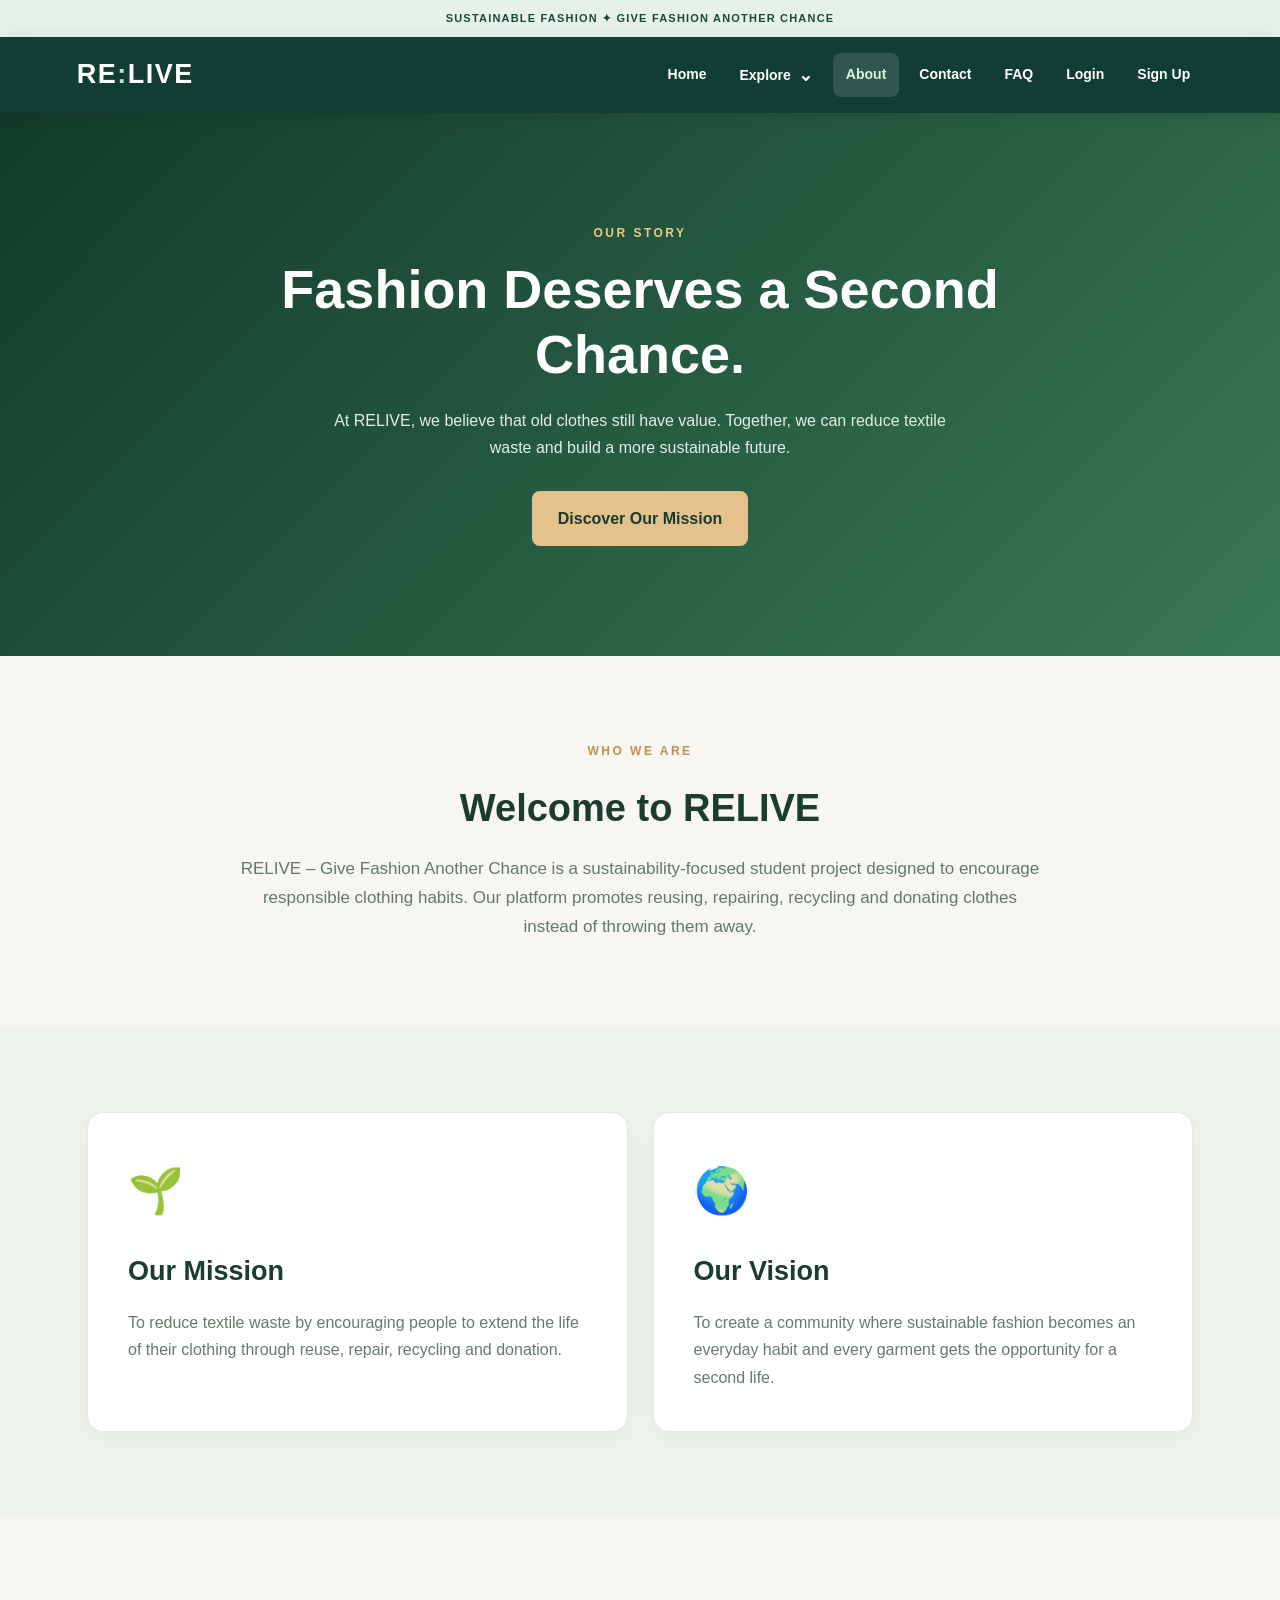
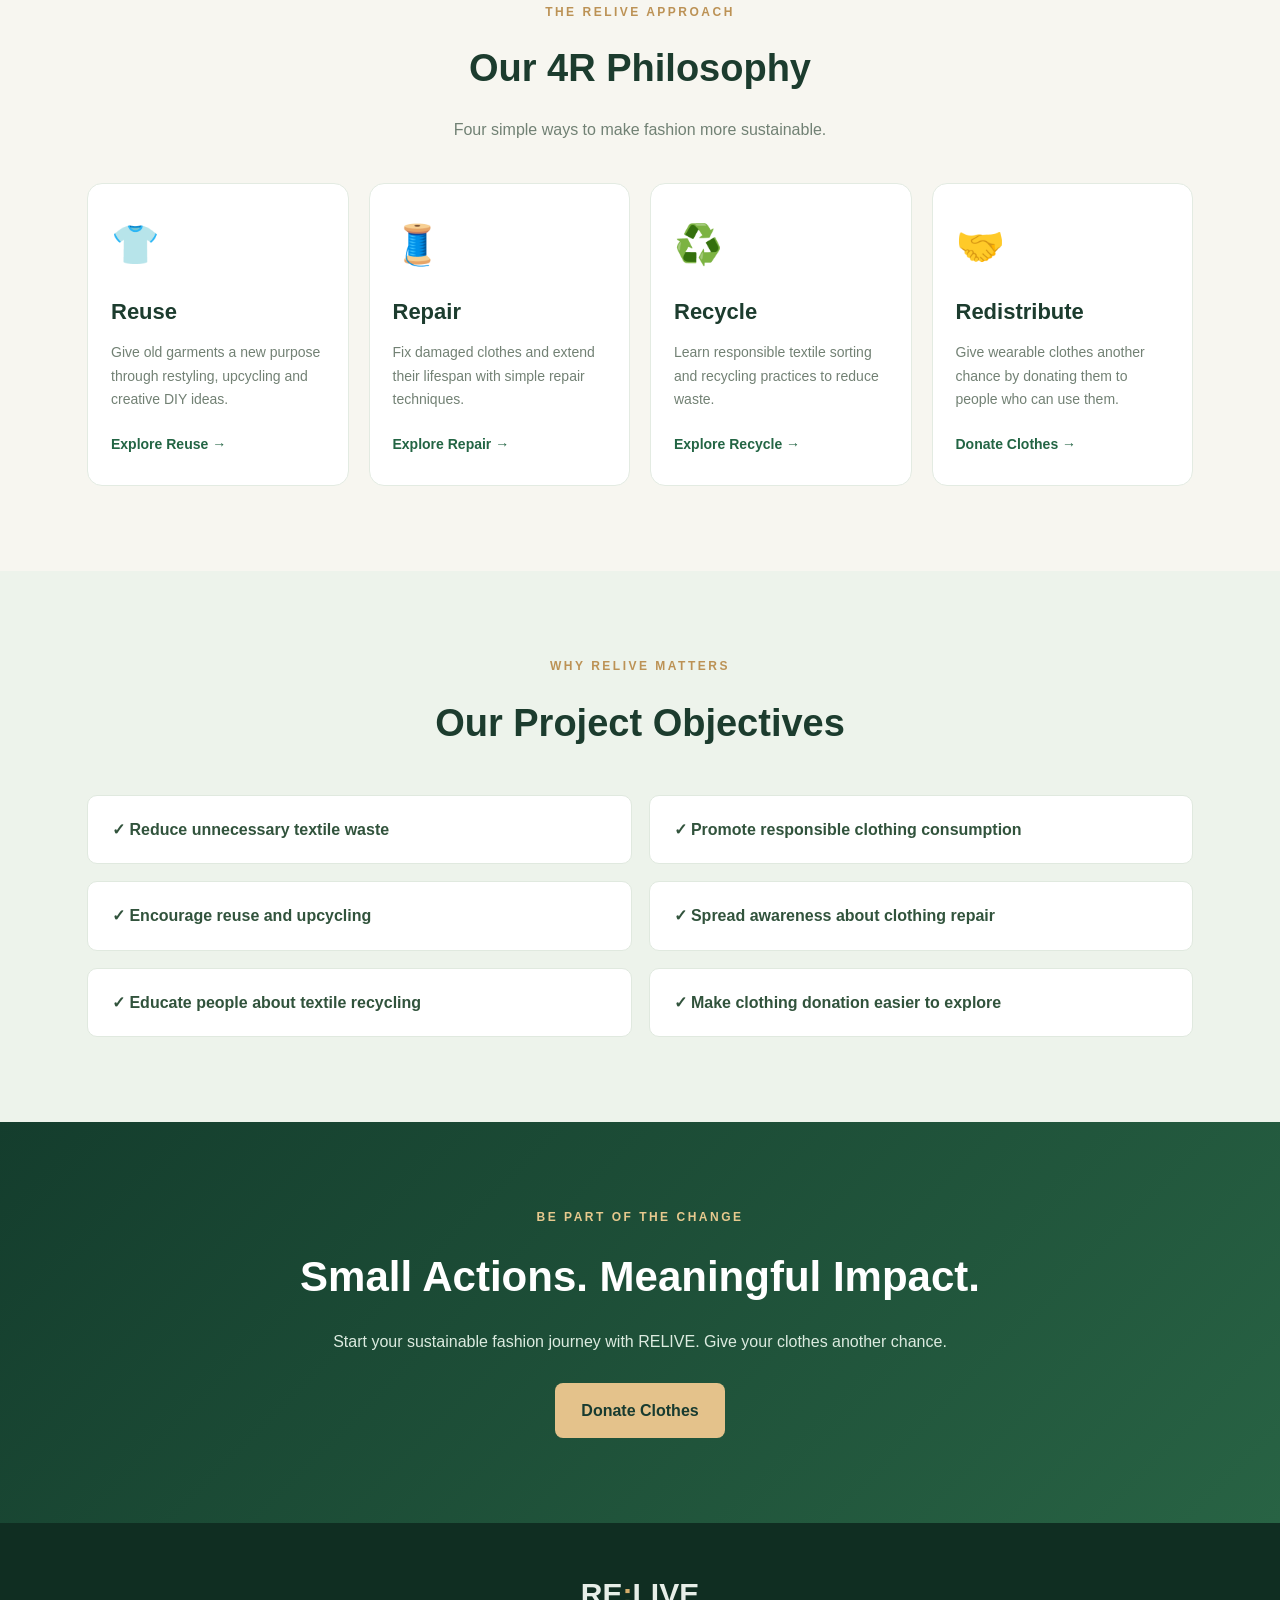
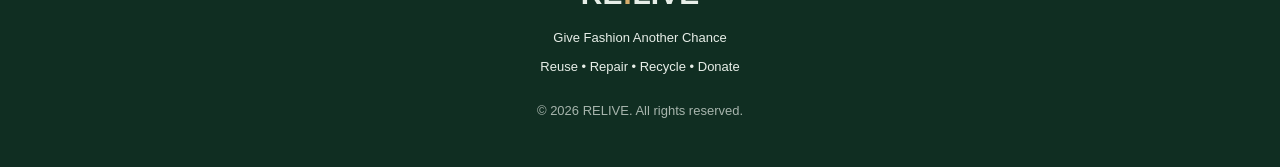
<file: about.html>
<!DOCTYPE html>
<html lang="en">

<head>
  <meta charset="UTF-8">
  <meta name="viewport" content="width=device-width, initial-scale=1.0">

  <title>About Us | RELIVE</title>

  <!-- About Page CSS -->
  <link rel="stylesheet" href="about.css">

  <!-- Common Navbar CSS -->
  <link rel="stylesheet" href="navbar.css">

  <!-- About Page JavaScript -->
  <script src="about.js" defer></script>

  <!-- Common Navbar JavaScript -->
  <script src="navbar.js" defer></script>

  
<link rel="stylesheet" href="about.css">
<link rel="stylesheet" href="navbar.css">
<link rel="stylesheet" href="animations.css">

<script src="about.js" defer></script>
<script src="navbar.js" defer></script>
<script src="animations.js" defer></script>


</head>

<body data-page="about">

  <!-- Common RE:LIVE Navbar -->
  <div id="reliveNavbar"></div>

  <!-- Hero Section -->
  <section class="hero">

    <p class="eyebrow">OUR STORY</p>

    <h1>Fashion Deserves a Second Chance.</h1>

    <p>
      At RELIVE, we believe that old clothes still have value.
      Together, we can reduce textile waste and build a
      more sustainable future.
    </p>

    <a href="#mission" class="btn btn-gold">
      Discover Our Mission
    </a>

  </section>

  <main>

    <!-- Introduction -->
    <section class="intro section">

      <div class="container">

        <p class="eyebrow">WHO WE ARE</p>

        <h2>Welcome to RELIVE</h2>

        <p class="intro-text">
          RELIVE – Give Fashion Another Chance is a
          sustainability-focused student project designed
          to encourage responsible clothing habits.
          Our platform promotes reusing, repairing,
          recycling and donating clothes instead of
          throwing them away.
        </p>

      </div>

    </section>

    <!-- Mission and Vision -->
    <section
      id="mission"
      class="section mission-section"
    >

      <div class="container two-column">

        <article class="info-card">

          <div class="card-icon">🌱</div>

          <h2>Our Mission</h2>

          <p>
            To reduce textile waste by encouraging people
            to extend the life of their clothing through
            reuse, repair, recycling and donation.
          </p>

        </article>

        <article class="info-card">

          <div class="card-icon">🌍</div>

          <h2>Our Vision</h2>

          <p>
            To create a community where sustainable fashion
            becomes an everyday habit and every garment
            gets the opportunity for a second life.
          </p>

        </article>

      </div>

    </section>

    <!-- 4R Philosophy -->
    <section class="section four-r-section">

      <div class="container">

        <div class="section-heading">

          <p class="eyebrow">
            THE RELIVE APPROACH
          </p>

          <h2>Our 4R Philosophy</h2>

          <p>
            Four simple ways to make fashion more sustainable.
          </p>

        </div>

        <div class="four-r-grid">

          <!-- Reuse -->
          <article class="r-card">

            <div class="r-icon">👕</div>

            <h3>Reuse</h3>

            <p>
              Give old garments a new purpose through
              restyling, upcycling and creative DIY ideas.
            </p>

            <a href="reuse.html">
              Explore Reuse →
            </a>

          </article>

          <!-- Repair -->
          <article class="r-card">

            <div class="r-icon">🧵</div>

            <h3>Repair</h3>

            <p>
              Fix damaged clothes and extend their
              lifespan with simple repair techniques.
            </p>

            <a href="repair.html">
              Explore Repair →
            </a>

          </article>

          <!-- Recycle -->
          <article class="r-card">

            <div class="r-icon">♻️</div>

            <h3>Recycle</h3>

            <p>
              Learn responsible textile sorting and
              recycling practices to reduce waste.
            </p>

            <a href="recycle.html">
              Explore Recycle →
            </a>

          </article>

          <!-- Redistribute -->
          <article class="r-card">

            <div class="r-icon">🤝</div>

            <h3>Redistribute</h3>

            <p>
              Give wearable clothes another chance
              by donating them to people who can use them.
            </p>

            <a href="donate.html">
              Donate Clothes →
            </a>

          </article>

        </div>

      </div>

    </section>

    <!-- Project Objectives -->
    <section class="section objectives-section">

      <div class="container">

        <div class="section-heading">

          <p class="eyebrow">
            WHY RELIVE MATTERS
          </p>

          <h2>Our Project Objectives</h2>

        </div>

        <div class="objectives-grid">

          <div class="objective">
            ✓ Reduce unnecessary textile waste
          </div>

          <div class="objective">
            ✓ Promote responsible clothing consumption
          </div>

          <div class="objective">
            ✓ Encourage reuse and upcycling
          </div>

          <div class="objective">
            ✓ Spread awareness about clothing repair
          </div>

          <div class="objective">
            ✓ Educate people about textile recycling
          </div>

          <div class="objective">
            ✓ Make clothing donation easier to explore
          </div>

        </div>

      </div>

    </section>

    <!-- Call to Action -->
    <section class="cta-section">

      <div class="container">

        <p class="eyebrow">
          BE PART OF THE CHANGE
        </p>

        <h2>Small Actions. Meaningful Impact.</h2>

        <p>
          Start your sustainable fashion journey with RELIVE.
          Give your clothes another chance.
        </p>

        <a href="donate.html" class="btn btn-gold">
          Donate Clothes
        </a>

      </div>

    </section>

  </main>

  <!-- Footer -->
  <footer>

    <h2>RE<span>:</span>LIVE</h2>

    <p>Give Fashion Another Chance</p>

    <p>Reuse • Repair • Recycle • Donate</p>

    <p class="copyright">
      © 2026 RELIVE. All rights reserved.
    </p>

  </footer>

</body>

</html>
</file>
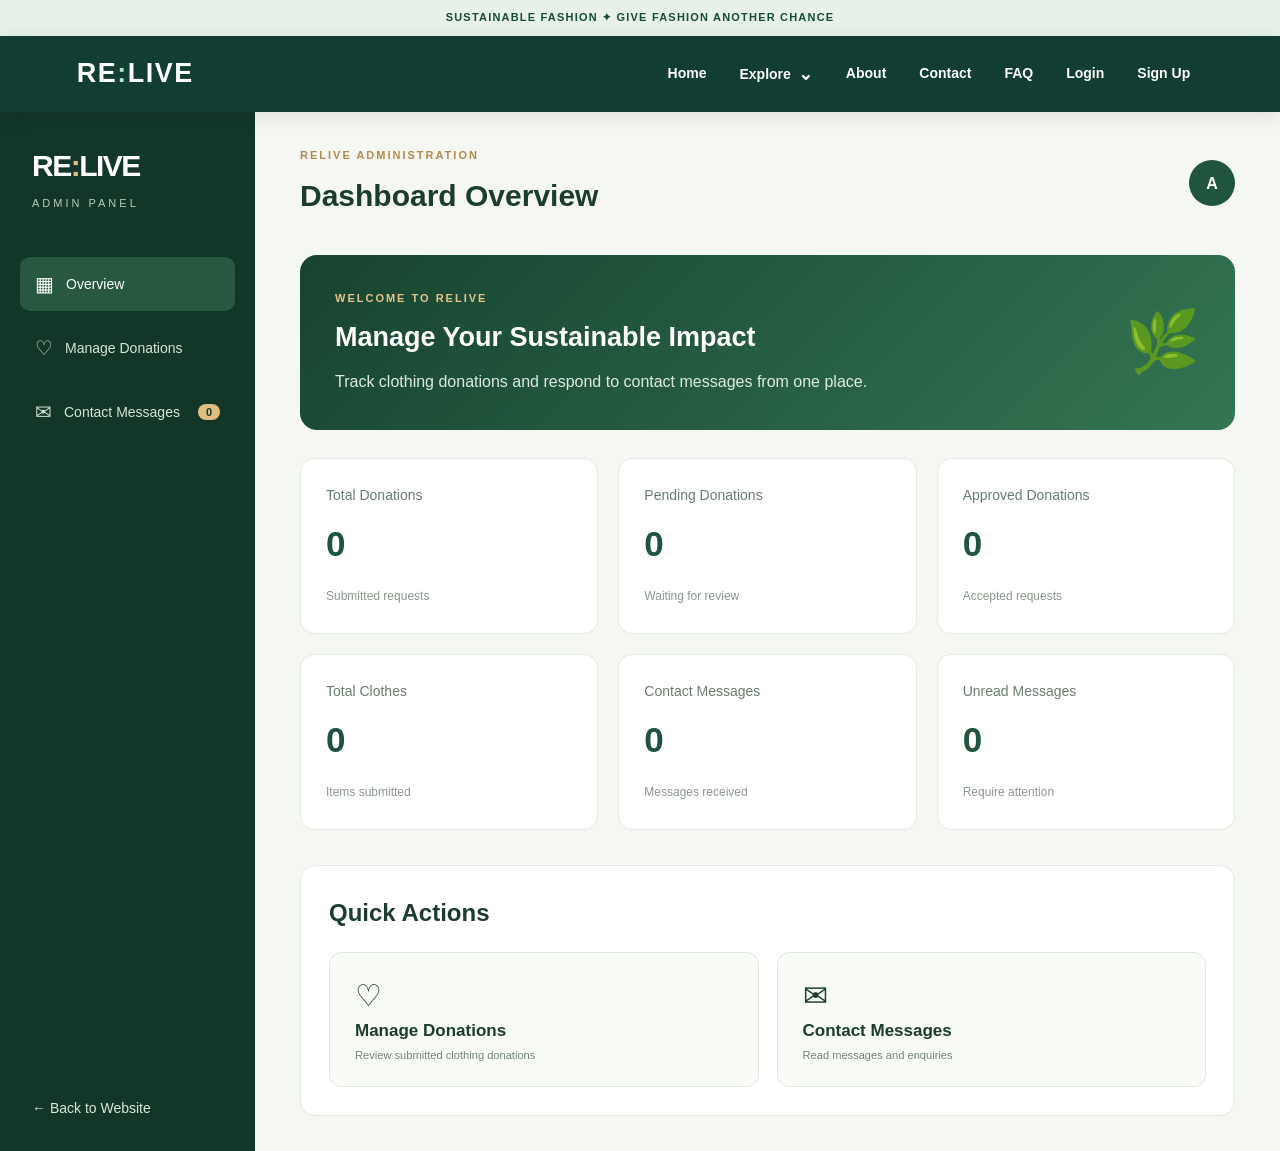
<file: admin.html>
<!DOCTYPE html>
<html lang="en">

<head>
  <meta charset="UTF-8">
  <meta name="viewport"
        content="width=device-width, initial-scale=1.0">

  <title>Admin Dashboard | RELIVE</title>

  <!-- Admin Dashboard CSS -->
  <link rel="stylesheet" href="admin.css">

  <!-- Common Navbar CSS -->
  <link rel="stylesheet" href="navbar.css">

  <!-- Admin Dashboard JavaScript -->
  <script src="admin.js" defer></script>

  <!-- Common Navbar JavaScript -->
  <script src="navbar.js" defer></script>

  
<link rel="stylesheet" href="admin.css">
<link rel="stylesheet" href="navbar.css">
<link rel="stylesheet" href="animations.css">

<script src="admin.js" defer></script>
<script src="navbar.js" defer></script>
<script src="animations.js" defer></script>


</head>

<body data-page="admin">

  <!-- Common RE:LIVE Navbar -->
  <div id="reliveNavbar"></div>

  <!-- Admin Dashboard Layout -->
  <div class="admin-layout">

    <!-- Sidebar -->
    <aside class="sidebar">

      <a href="index.html" class="logo">
        RE<span>:</span>LIVE
      </a>

      <p class="sidebar-subtitle">
        ADMIN PANEL
      </p>

      <nav class="sidebar-nav">

        <button
          type="button"
          class="nav-btn active"
          data-section="overview"
        >
          <span>▦</span>
          Overview
        </button>

        <button
          type="button"
          class="nav-btn"
          data-section="donations"
        >
          <span>♡</span>
          Manage Donations
        </button>

        <button
          type="button"
          class="nav-btn"
          data-section="messages"
        >
          <span>✉</span>
          Contact Messages

          <span
            id="sidebarUnread"
            class="unread-badge"
          >
            0
          </span>
        </button>

      </nav>

      <div class="sidebar-bottom">
        <a href="index.html">
          ← Back to Website
        </a>
      </div>

    </aside>

    <!-- Main Admin Content -->
    <main class="main-content">

      <!-- Admin Topbar -->
      <header class="topbar">

        <div>
          <p class="eyebrow">
            RELIVE ADMINISTRATION
          </p>

          <h1 id="pageTitle">
            Dashboard Overview
          </h1>
        </div>

        <div class="admin-avatar">A</div>

      </header>

      <!-- Overview Section -->
      <section
        id="overviewSection"
        class="page-section"
      >

        <div class="welcome-card">

          <div>
            <p class="eyebrow">
              WELCOME TO RELIVE
            </p>

            <h2>
              Manage Your Sustainable Impact
            </h2>

            <p>
              Track clothing donations and respond to
              contact messages from one place.
            </p>
          </div>

          <div class="welcome-icon">🌿</div>

        </div>

        <!-- Statistics -->
        <div class="stats-grid">

          <article class="stat-card">
            <p>Total Donations</p>
            <h2 id="totalDonations">0</h2>
            <span>Submitted requests</span>
          </article>

          <article class="stat-card">
            <p>Pending Donations</p>
            <h2 id="pendingDonations">0</h2>
            <span>Waiting for review</span>
          </article>

          <article class="stat-card">
            <p>Approved Donations</p>
            <h2 id="approvedDonations">0</h2>
            <span>Accepted requests</span>
          </article>

          <article class="stat-card">
            <p>Total Clothes</p>
            <h2 id="totalClothes">0</h2>
            <span>Items submitted</span>
          </article>

          <article class="stat-card">
            <p>Contact Messages</p>
            <h2 id="totalMessages">0</h2>
            <span>Messages received</span>
          </article>

          <article class="stat-card">
            <p>Unread Messages</p>
            <h2 id="unreadMessages">0</h2>
            <span>Require attention</span>
          </article>

        </div>

        <!-- Quick Actions -->
        <div class="quick-actions">

          <h2>Quick Actions</h2>

          <div class="quick-action-grid">

            <button
              id="openDonationsBtn"
              class="action-card"
              type="button"
            >
              <span>♡</span>
              <strong>Manage Donations</strong>
              <small>
                Review submitted clothing donations
              </small>
            </button>

            <button
              id="openMessagesBtn"
              class="action-card"
              type="button"
            >
              <span>✉</span>
              <strong>Contact Messages</strong>
              <small>
                Read messages and enquiries
              </small>
            </button>

          </div>

        </div>

      </section>

      <!-- Donations Section -->
      <section
        id="donationsSection"
        class="page-section"
        hidden
      >

        <div class="section-header">

          <div>
            <h2>Donation Management</h2>
            <p>
              Review and manage submitted donation requests.
            </p>
          </div>

          <button
            id="refreshDonationsBtn"
            class="refresh-btn"
            type="button"
          >
            Refresh
          </button>

        </div>

        <!-- Donation Filters -->
        <div class="filter-bar">

          <input
            type="search"
            id="donationSearch"
            placeholder="Search name, email, ID or clothing type"
            aria-label="Search donations"
          >

          <select
            id="donationStatusFilter"
            aria-label="Filter donations by status"
          >
            <option value="All">All Statuses</option>
            <option value="Pending">Pending</option>
            <option value="Approved">Approved</option>
            <option value="Rejected">Rejected</option>
          </select>

        </div>

        <!-- Donations Table -->
        <div class="table-wrapper">

          <table>

            <thead>
              <tr>
                <th>Donation ID</th>
                <th>Donor</th>
                <th>Clothing</th>
                <th>Quantity</th>
                <th>Date</th>
                <th>Status</th>
                <th>Actions</th>
              </tr>
            </thead>

            <tbody id="donationsTableBody"></tbody>

          </table>

        </div>

        <p
          id="donationsEmpty"
          class="empty-text"
          hidden
        >
          No donations found.
        </p>

      </section>

      <!-- Contact Messages Section -->
      <section
        id="messagesSection"
        class="page-section"
        hidden
      >

        <div class="section-header">

          <div>
            <h2>Contact Messages</h2>
            <p>
              Read and manage enquiries sent through RELIVE.
            </p>
          </div>

          <button
            id="refreshMessagesBtn"
            class="refresh-btn"
            type="button"
          >
            Refresh
          </button>

        </div>

        <!-- Message Statistics -->
        <div class="message-stats">

          <div>
            <span>Total Messages</span>
            <strong id="messagesTotalCount">0</strong>
          </div>

          <div>
            <span>New Messages</span>
            <strong id="messagesNewCount">0</strong>
          </div>

          <div>
            <span>Read Messages</span>
            <strong id="messagesReadCount">0</strong>
          </div>

        </div>

        <!-- Message Filters -->
        <div class="filter-bar">

          <input
            type="search"
            id="messageSearch"
            placeholder="Search sender, email, subject or message"
            aria-label="Search contact messages"
          >

          <select
            id="messageStatusFilter"
            aria-label="Filter messages by status"
          >
            <option value="All">All Messages</option>
            <option value="New">New</option>
            <option value="Read">Read</option>
          </select>

        </div>

        <!-- Messages List -->
        <div
          id="messagesList"
          class="messages-list"
        ></div>

        <!-- Empty State -->
        <div
          id="messagesEmpty"
          class="empty-state"
          hidden
        >
          <div class="empty-icon">✉</div>

          <h3>No Messages Found</h3>

          <p>
            Messages submitted through the Contact Us page
            will appear here.
          </p>
        </div>

      </section>

    </main>

  </div>

  <!-- Message Details Modal -->
  <div
    id="messageModal"
    class="modal"
    hidden
  >

    <div
      class="modal-content"
      role="dialog"
      aria-modal="true"
      aria-labelledby="modalSubject"
    >

      <button
        id="closeMessageModal"
        class="modal-close"
        type="button"
        aria-label="Close message"
      >
        ×
      </button>

      <p class="eyebrow">
        CONTACT ENQUIRY
      </p>

      <h2 id="modalSubject">
        Message Details
      </h2>

      <div id="modalMessageDetails"></div>

    </div>

  </div>

</body>

</html>
</file>
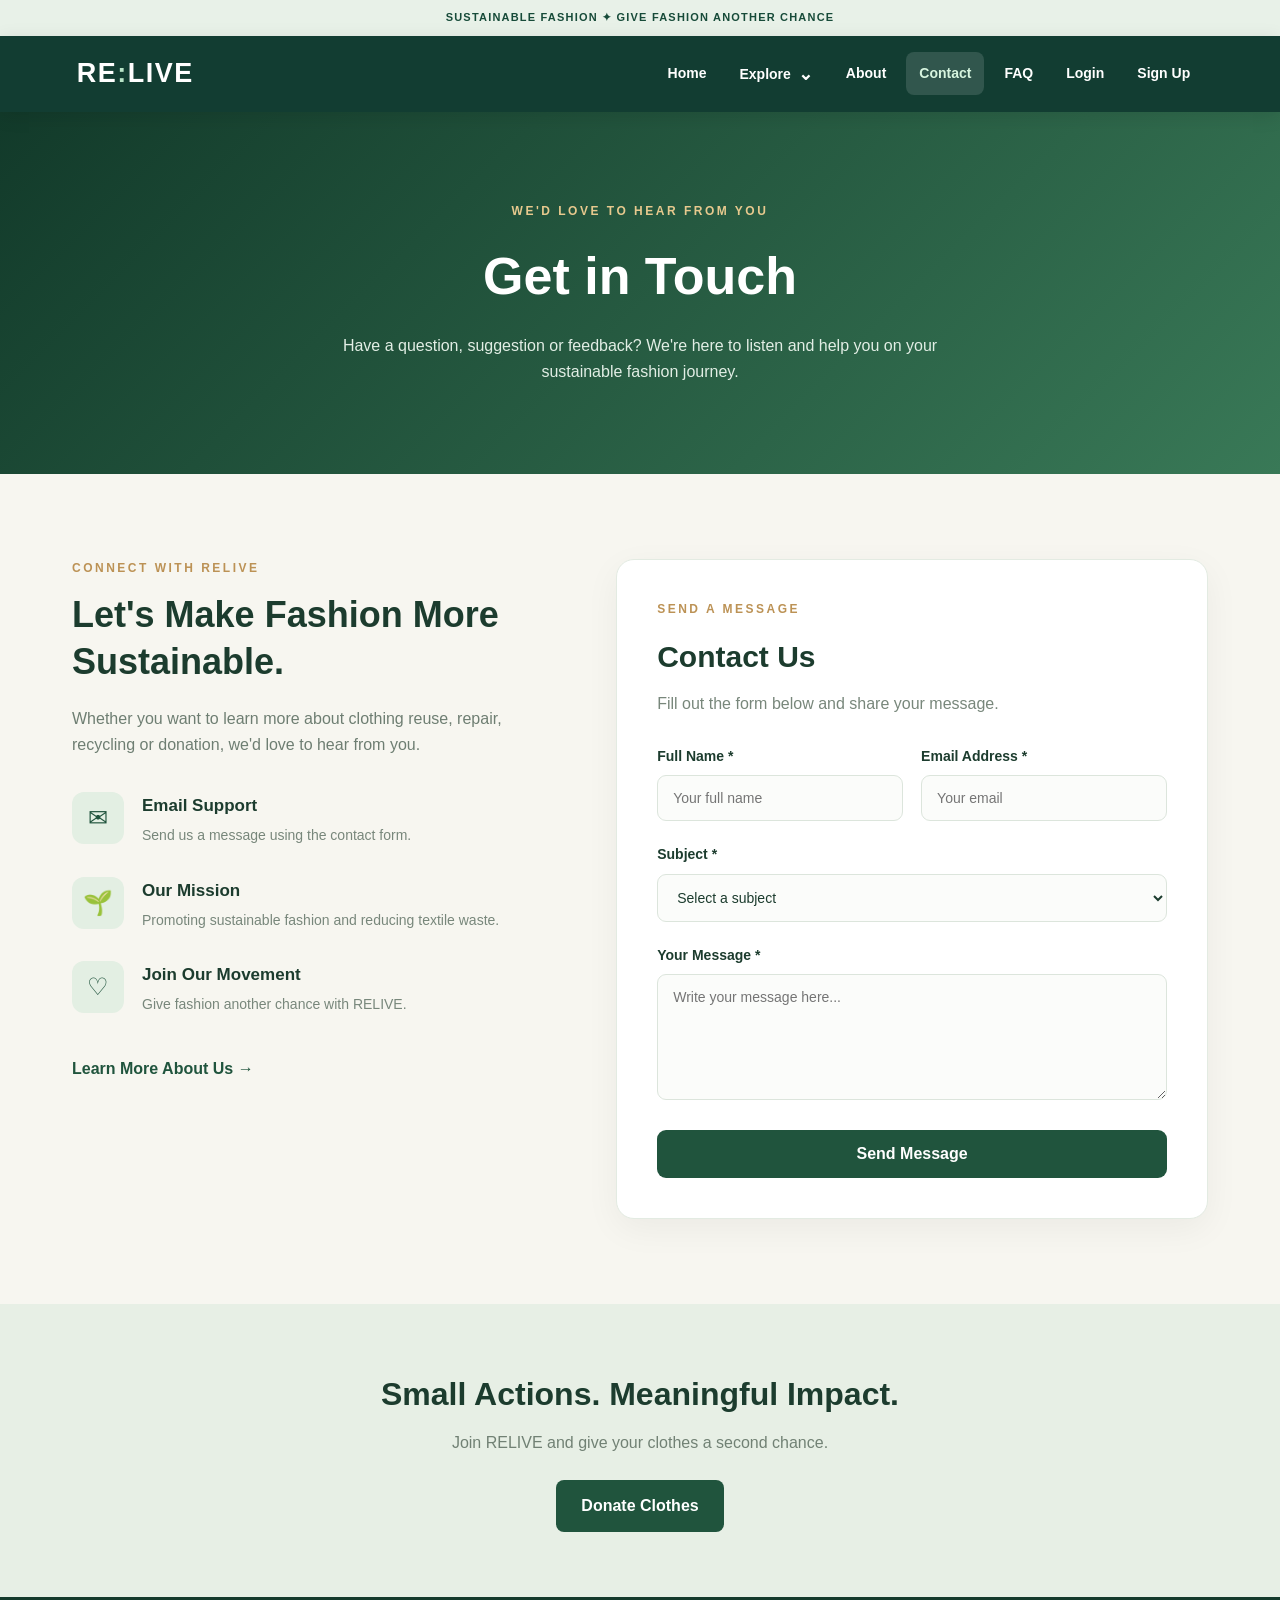
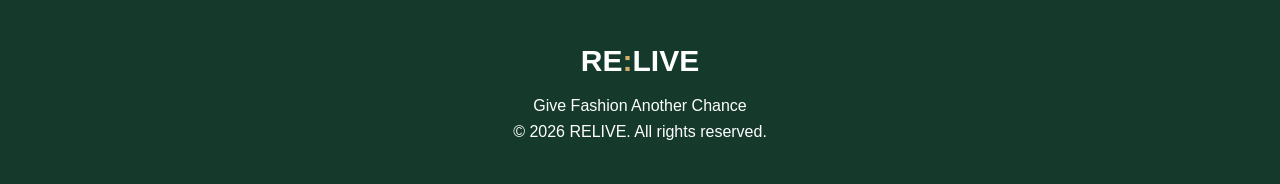
<file: contact.html>
<!DOCTYPE html>
<html lang="en">

<head>
  <meta charset="UTF-8">
  <meta name="viewport" content="width=device-width, initial-scale=1.0">

  <title>Contact Us | RELIVE</title>

  <!-- Contact Page CSS -->
  <link rel="stylesheet" href="contact.css">

  <!-- Common Navbar CSS -->
  <link rel="stylesheet" href="navbar.css">

  <!-- Contact Page JavaScript -->
  <script src="contact.js" defer></script>

  <!-- Common Navbar JavaScript -->
  <script src="navbar.js" defer></script>

  
<link rel="stylesheet" href="contact.css">
<link rel="stylesheet" href="navbar.css">
<link rel="stylesheet" href="animations.css">

<script src="contact.js" defer></script>
<script src="navbar.js" defer></script>
<script src="animations.js" defer></script>


</head>

<body data-page="contact">

  <!-- Common RE:LIVE Navbar -->
  <div id="reliveNavbar"></div>

  <!-- Hero Section -->
  <section class="hero">

    <p class="eyebrow">
      WE'D LOVE TO HEAR FROM YOU
    </p>

    <h1>Get in Touch</h1>

    <p>
      Have a question, suggestion or feedback?
      We're here to listen and help you on your
      sustainable fashion journey.
    </p>

  </section>

  <!-- Main Content -->
  <main class="container">

    <div class="contact-grid">

      <!-- Contact Information -->
      <section class="contact-info">

        <p class="eyebrow">
          CONNECT WITH RELIVE
        </p>

        <h2>
          Let's Make Fashion More Sustainable.
        </h2>

        <p class="info-description">
          Whether you want to learn more about clothing reuse,
          repair, recycling or donation, we'd love to hear from you.
        </p>

        <div class="info-item">

          <div class="info-icon">✉</div>

          <div>
            <h3>Email Support</h3>

            <p>
              Send us a message using the contact form.
            </p>
          </div>

        </div>

        <div class="info-item">

          <div class="info-icon">🌱</div>

          <div>
            <h3>Our Mission</h3>

            <p>
              Promoting sustainable fashion and
              reducing textile waste.
            </p>
          </div>

        </div>

        <div class="info-item">

          <div class="info-icon">♡</div>

          <div>
            <h3>Join Our Movement</h3>

            <p>
              Give fashion another chance with RELIVE.
            </p>
          </div>

        </div>

        <a href="about.html" class="about-link">
          Learn More About Us →
        </a>

      </section>

      <!-- Contact Form Card -->
      <section class="form-card">

        <div id="formContent">

          <p class="eyebrow">
            SEND A MESSAGE
          </p>

          <h2>Contact Us</h2>

          <p class="form-description">
            Fill out the form below and share your message.
          </p>

          <!-- Contact Form -->
          <form id="contactForm">

            <div class="form-row">

              <div class="form-group">

                <label for="contactName">
                  Full Name *
                </label>

                <input
                  type="text"
                  id="contactName"
                  placeholder="Your full name"
                  maxlength="100"
                  required
                >

              </div>

              <div class="form-group">

                <label for="contactEmail">
                  Email Address *
                </label>

                <input
                  type="email"
                  id="contactEmail"
                  placeholder="Your email"
                  required
                >

              </div>

            </div>

            <div class="form-group">

              <label for="contactSubject">
                Subject *
              </label>

              <select
                id="contactSubject"
                required
              >

                <option value="">
                  Select a subject
                </option>

                <option value="Donation Enquiry">
                  Donation Enquiry
                </option>

                <option value="Reuse & Repair">
                  Reuse & Repair
                </option>

                <option value="Recycling">
                  Recycling
                </option>

                <option value="Feedback">
                  Feedback
                </option>

                <option value="Other">
                  Other
                </option>

              </select>

            </div>

            <div class="form-group">

              <label for="contactMessage">
                Your Message *
              </label>

              <textarea
                id="contactMessage"
                rows="6"
                maxlength="2000"
                placeholder="Write your message here..."
                required
              ></textarea>

            </div>

            <button
              type="submit"
              class="submit-btn"
            >
              Send Message
            </button>

          </form>

        </div>

        <!-- Success Message -->
        <div
          id="successMessage"
          class="success-message"
          hidden
        >

          <div class="success-icon">✓</div>

          <h2>Message Saved!</h2>

          <p>
            Your message has been saved in this browser
            for the RELIVE project demo.
          </p>

          <p id="messageReference"></p>

          <button
            id="sendAnotherBtn"
            class="submit-btn"
            type="button"
          >
            Send Another Message
          </button>

        </div>

      </section>

    </div>

  </main>

  <!-- Bottom Call to Action -->
  <section class="bottom-cta">

    <h2>
      Small Actions. Meaningful Impact.
    </h2>

    <p>
      Join RELIVE and give your clothes a second chance.
    </p>

    <a href="donate.html">
      Donate Clothes
    </a>

  </section>

  <!-- Footer -->
  <footer>

    <h2>RE<span>:</span>LIVE</h2>

    <p>Give Fashion Another Chance</p>

    <p>
      © 2026 RELIVE. All rights reserved.
    </p>

  </footer>

</body>

</html>
</file>
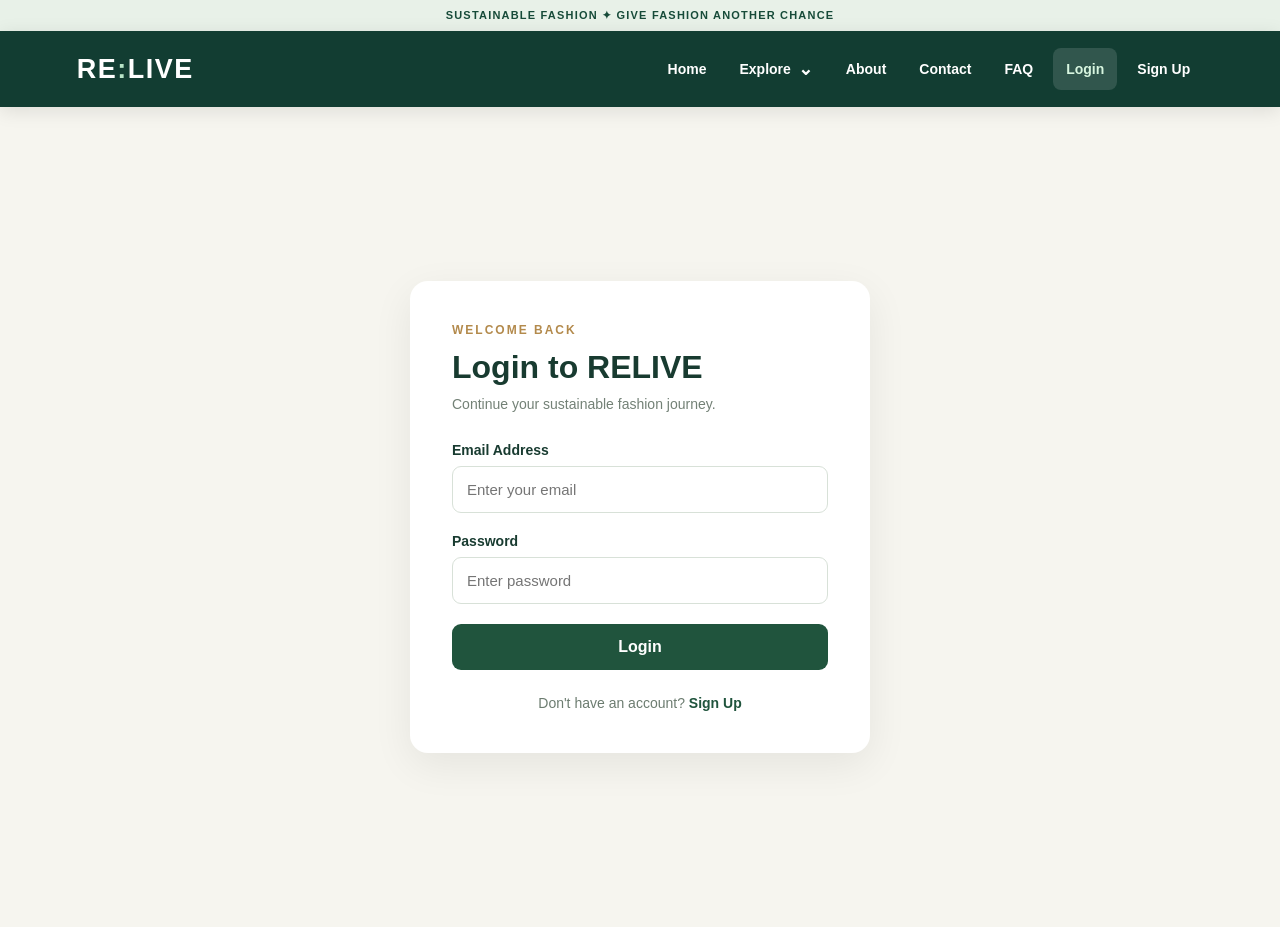
<file: dashboard.html>
<!DOCTYPE html>
<html lang="en">

<head>
  <meta charset="UTF-8">
  <meta name="viewport" content="width=device-width, initial-scale=1.0">

  <title>My Dashboard | RELIVE</title>

  <!-- Dashboard CSS -->
  <link rel="stylesheet" href="auth.css">

  <!-- Common Navbar CSS -->
  <link rel="stylesheet" href="navbar.css">

  <!-- Authentication JavaScript -->
  <script src="auth.js" defer></script>

  <!-- Common Navbar JavaScript -->
  <script src="navbar.js" defer></script>

  
<link rel="stylesheet" href="auth.css">
<link rel="stylesheet" href="navbar.css">
<link rel="stylesheet" href="animations.css">

<script src="auth.js" defer></script>
<script src="navbar.js" defer></script>
<script src="animations.js" defer></script>


</head>

<body data-page="dashboard">

  <!-- Common RE:LIVE Navbar -->
  <div id="reliveNavbar"></div>

  <!-- Dashboard Main Section -->
  <main class="user-dashboard">

    <p class="eyebrow">
      MY RELIVE ACCOUNT
    </p>

    <h1 id="welcomeUser">
      Welcome!
    </h1>

    <p>
      What would you like to do today?
    </p>

    <!-- Dashboard Feature Cards -->
    <div class="dashboard-grid">

      <!-- My Donations -->
      <a
        href="my-donations.html"
        class="feature-card"
      >
        <span>📦</span>

        <h2>My Donations</h2>

        <p>
          Track your submitted clothing donations
          and their status.
        </p>
      </a>

      <!-- Reuse Clothes -->
      <a
        href="reuse.html"
        class="feature-card"
      >
        <span>♻️</span>

        <h2>Reuse Clothes</h2>

        <p>
          Discover creative ways to reuse fashion.
        </p>
      </a>

      <!-- Repair Clothes -->
      <a
        href="repair.html"
        class="feature-card"
      >
        <span>✂️</span>

        <h2>Repair Clothes</h2>

        <p>
          Extend the life of your favourite outfits.
        </p>
      </a>

      <!-- Recycle Clothes -->
      <a
        href="recycle.html"
        class="feature-card"
      >
        <span>🌿</span>

        <h2>Recycle Clothes</h2>

        <p>
          Explore sustainable recycling options.
        </p>
      </a>

    </div>

    <!-- Existing Logout Button -->
    <div class="dashboard-actions">
      <button
        id="logoutBtn"
        type="button"
        class="logout-btn"
      >
        Logout
      </button>
    </div>

  </main>

</body>

</html>
</file>
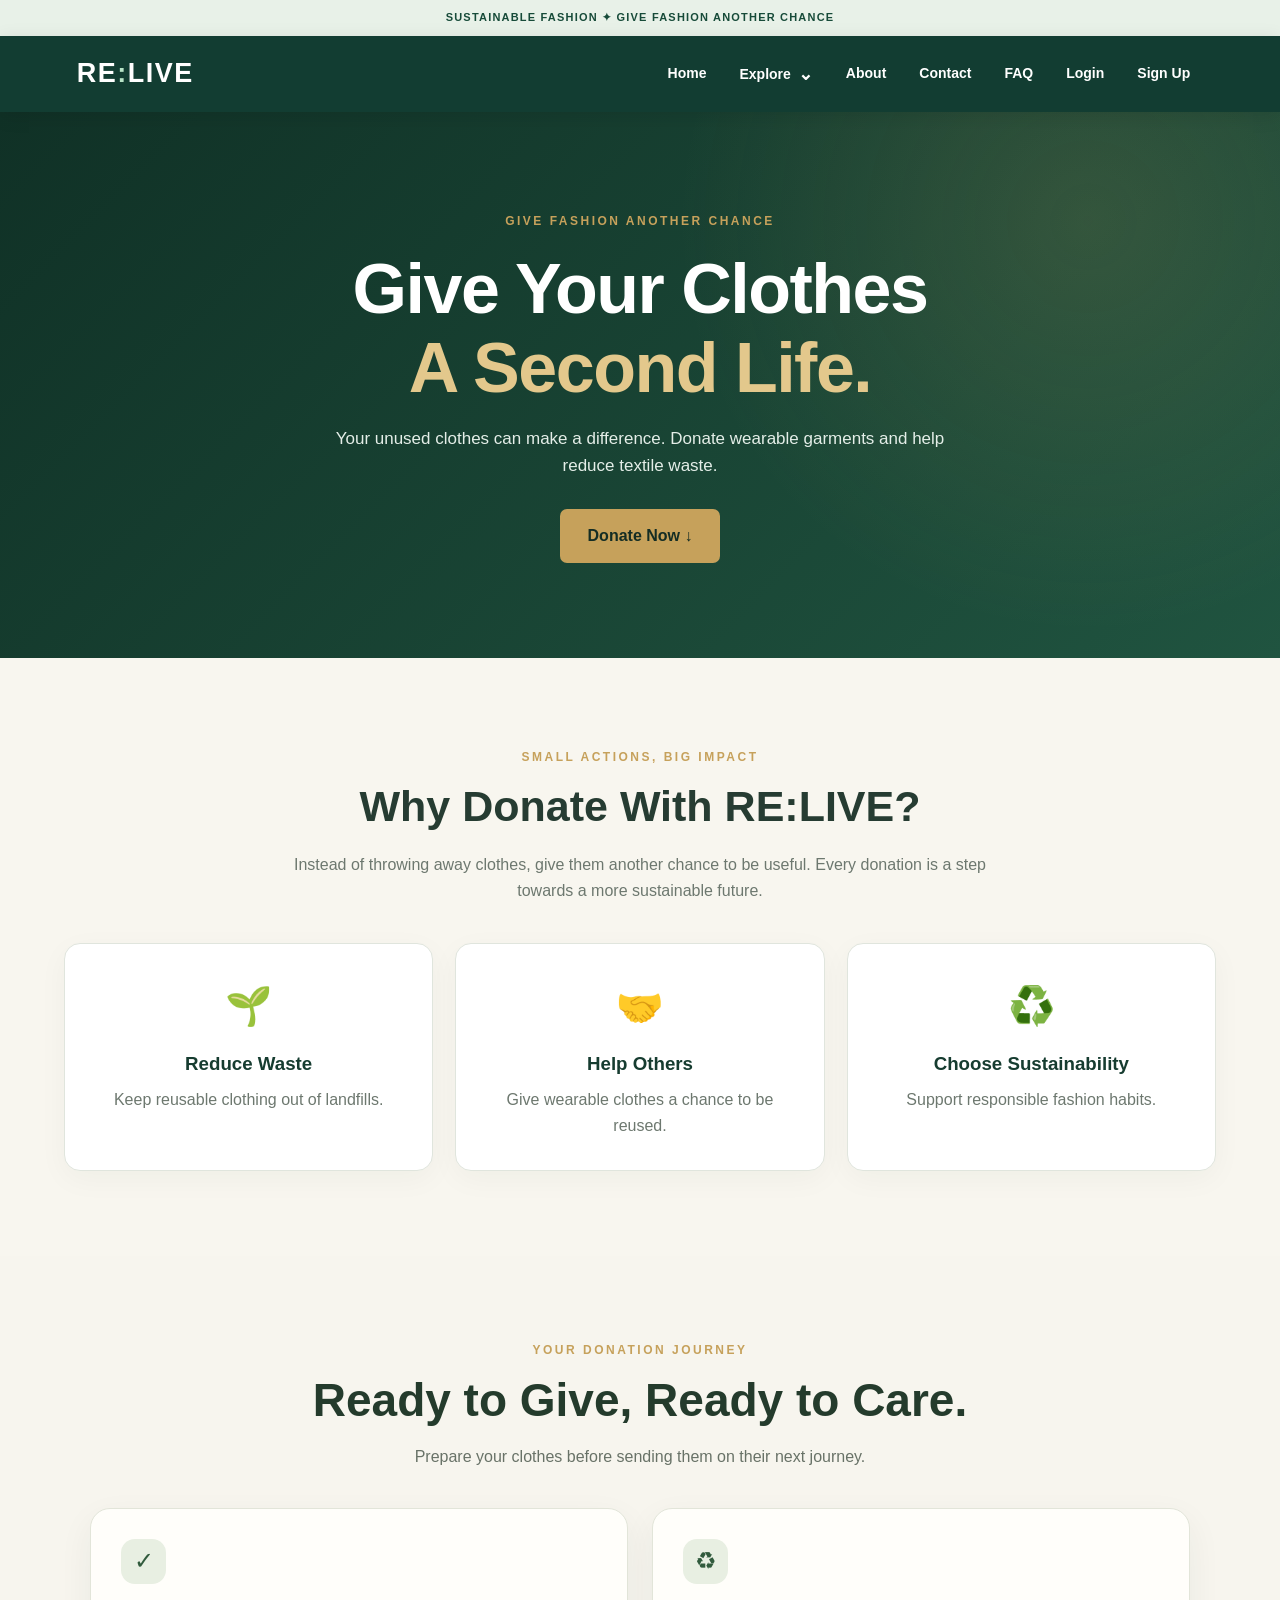
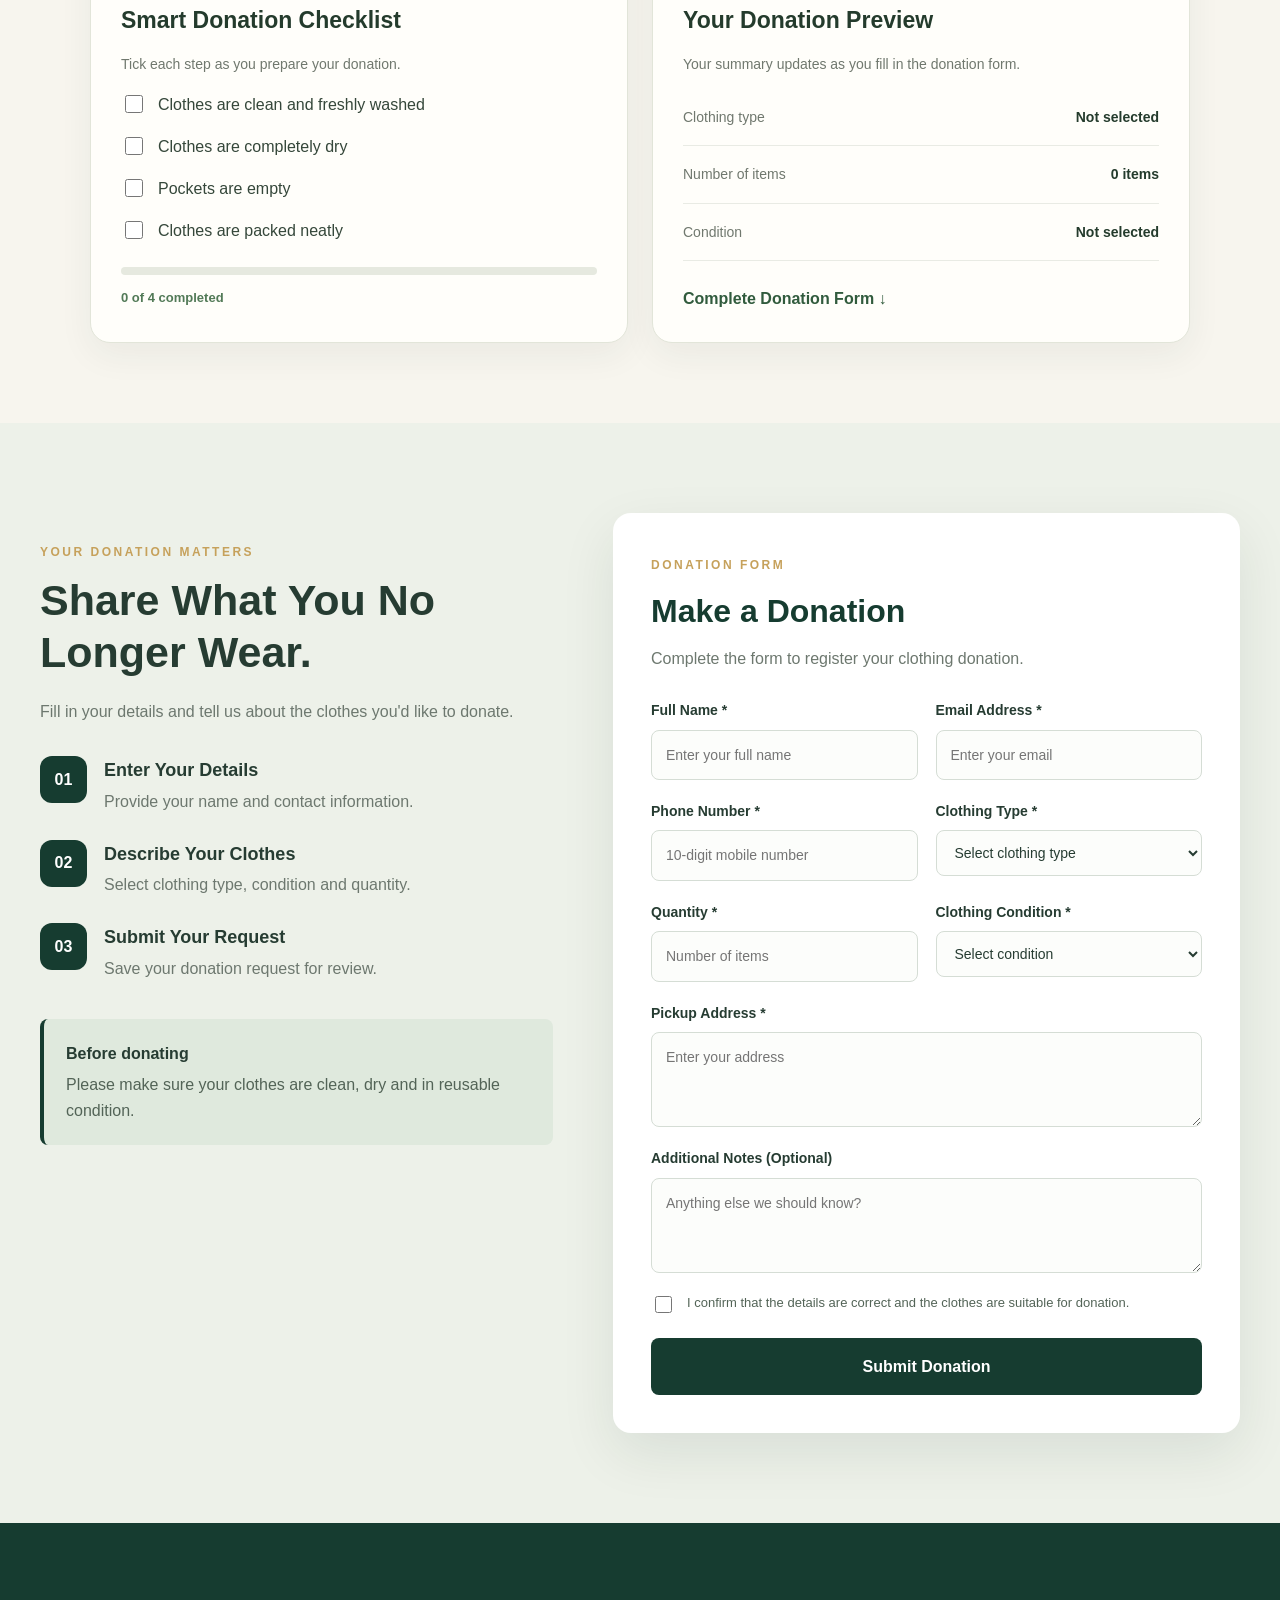
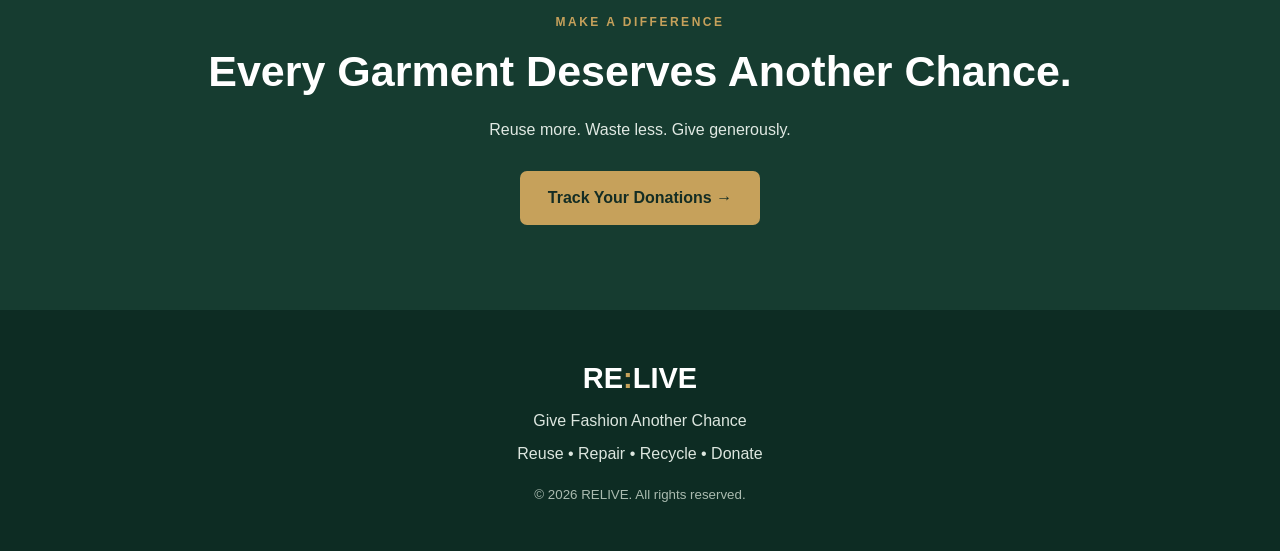
<file: donate.html>
<!DOCTYPE html>
<html lang="en">
<head>
  <meta charset="UTF-8">
  <meta name="viewport" content="width=device-width, initial-scale=1.0">
  <title>Donate Clothes | RE:LIVE</title>

 <link rel="stylesheet" href="./donate.css?v=3">
<link rel="stylesheet" href="./navbar.css?v=3">

<script src="./donate.js?v=3" defer></script>
<script src="./navbar.js?v=3" defer></script>
</head>

<body data-page="donate">

  <div id="reliveNavbar"></div>

  <section class="donate-hero">
    <div class="hero-content">
      <span class="eyebrow">GIVE FASHION ANOTHER CHANCE</span>
      <h1>Give Your Clothes<br><em>A Second Life.</em></h1>
      <p>
        Your unused clothes can make a difference.
        Donate wearable garments and help reduce textile waste.
      </p>
      <a href="#donationFormSection" class="hero-button">
        Donate Now ↓
      </a>
    </div>
  </section>

  <main>

    <section class="donate-intro">
      <span class="eyebrow">SMALL ACTIONS, BIG IMPACT</span>
      <h2>Why Donate With RE:LIVE?</h2>
      <p>
        Instead of throwing away clothes, give them another chance
        to be useful. Every donation is a step towards a more
        sustainable future.
      </p>

      <div class="benefits-grid">
        <article class="benefit-card">
          <div class="benefit-icon">🌱</div>
          <h3>Reduce Waste</h3>
          <p>Keep reusable clothing out of landfills.</p>
        </article>

        <article class="benefit-card">
          <div class="benefit-icon">🤝</div>
          <h3>Help Others</h3>
          <p>Give wearable clothes a chance to be reused.</p>
        </article>

        <article class="benefit-card">
          <div class="benefit-icon">♻️</div>
          <h3>Choose Sustainability</h3>
          <p>Support responsible fashion habits.</p>
        </article>
      </div>
    </section>

    
<section class="donation-hub" id="donationHub">
  <div class="donation-hub-heading">
    <span class="eyebrow">YOUR DONATION JOURNEY</span>
    <h2>Ready to Give, Ready to Care.</h2>
    <p>Prepare your clothes before sending them on their next journey.</p>
  </div>

  <div class="donation-hub-grid">
    <article class="hub-card">
      <span class="hub-icon">✓</span>
      <h3>Smart Donation Checklist</h3>
      <p>Tick each step as you prepare your donation.</p>

      <label class="check-item">
        <input type="checkbox" class="prep-check">
        <span>Clothes are clean and freshly washed</span>
      </label>
      <label class="check-item">
        <input type="checkbox" class="prep-check">
        <span>Clothes are completely dry</span>
      </label>
      <label class="check-item">
        <input type="checkbox" class="prep-check">
        <span>Pockets are empty</span>
      </label>
      <label class="check-item">
        <input type="checkbox" class="prep-check">
        <span>Clothes are packed neatly</span>
      </label>

      <div class="check-progress">
        <div class="progress-track">
          <div id="checkProgressBar"></div>
        </div>
        <p id="checkProgressText" aria-live="polite">0 of 4 completed</p>
      </div>
    </article>

    <article class="hub-card summary-card">
      <span class="hub-icon">♻</span>
      <h3>Your Donation Preview</h3>
      <p>Your summary updates as you fill in the donation form.</p>

      <div class="summary-row">
        <span>Clothing type</span>
        <strong id="previewType">Not selected</strong>
      </div>
      <div class="summary-row">
        <span>Number of items</span>
        <strong id="previewQuantity">0 items</strong>
      </div>
      <div class="summary-row">
        <span>Condition</span>
        <strong id="previewCondition">Not selected</strong>
      </div>

      <a href="#donationFormSection" class="preview-link">
        Complete Donation Form ↓
      </a>
    </article>
  </div>
</section>


    <section id="donationFormSection" class="donation-section">

      <div class="donation-layout">

        <div class="donation-info">
          <span class="eyebrow">YOUR DONATION MATTERS</span>
          <h2>Share What You No Longer Wear.</h2>
          <p>
            Fill in your details and tell us about the clothes
            you'd like to donate.
          </p>

          <div class="donation-steps">
            <div class="step-item">
              <span>01</span>
              <div>
                <h3>Enter Your Details</h3>
                <p>Provide your name and contact information.</p>
              </div>
            </div>

            <div class="step-item">
              <span>02</span>
              <div>
                <h3>Describe Your Clothes</h3>
                <p>Select clothing type, condition and quantity.</p>
              </div>
            </div>

            <div class="step-item">
              <span>03</span>
              <div>
                <h3>Submit Your Request</h3>
                <p>Save your donation request for review.</p>
              </div>
            </div>
          </div>

          <div class="donation-note">
            <strong>Before donating</strong>
            <p>
              Please make sure your clothes are clean, dry
              and in reusable condition.
            </p>
          </div>
        </div>

        <div class="form-card">

          <div id="formContent">
            <span class="eyebrow">DONATION FORM</span>
            <h2>Make a Donation</h2>
            <p class="form-subtitle">
              Complete the form to register your clothing donation.
            </p>

            <form id="donationForm">

              <div class="form-row">
                <div class="form-group">
                  <label for="donorName">Full Name *</label>
                  <input
                    type="text"
                    id="donorName"
                    placeholder="Enter your full name"
                    maxlength="100"
                    required
                  >
                </div>

                <div class="form-group">
                  <label for="donorEmail">Email Address *</label>
                  <input
                    type="email"
                    id="donorEmail"
                    placeholder="Enter your email"
                    required
                  >
                </div>
              </div>

              <div class="form-row">
                <div class="form-group">
                  <label for="donorPhone">Phone Number *</label>
                  <input
                    type="tel"
                    id="donorPhone"
                    placeholder="10-digit mobile number"
                    pattern="[0-9]{10}"
                    maxlength="10"
                    inputmode="numeric"
                    title="Enter a 10-digit phone number"
                    required
                  >
                </div>

                <div class="form-group">
                  <label for="clothingType">Clothing Type *</label>
                  <select id="clothingType" required>
                    <option value="">Select clothing type</option>
                    <option value="Shirts">Shirts</option>
                    <option value="T-Shirts">T-Shirts</option>
                    <option value="Jeans">Jeans</option>
                    <option value="Dresses">Dresses</option>
                    <option value="Traditional Wear">Traditional Wear</option>
                    <option value="Kids Clothing">Kids Clothing</option>
                    <option value="Winter Wear">Winter Wear</option>
                    <option value="Mixed Clothing">Mixed Clothing</option>
                    <option value="Other">Other</option>
                  </select>
                </div>
              </div>

              <div class="form-row">
                <div class="form-group">
                  <label for="clothingQuantity">Quantity *</label>
                  <input
                    type="number"
                    id="clothingQuantity"
                    placeholder="Number of items"
                    min="1"
                    max="1000"
                    required
                  >
                </div>

                <div class="form-group">
                  <label for="clothingCondition">Clothing Condition *</label>
                  <select id="clothingCondition" required>
                    <option value="">Select condition</option>
                    <option value="New">New</option>
                    <option value="Excellent">Excellent</option>
                    <option value="Good">Good</option>
                    <option value="Fair">Fair</option>
                  </select>
                </div>
              </div>

              <div class="form-group">
                <label for="donorAddress">Pickup Address *</label>
                <textarea
                  id="donorAddress"
                  rows="3"
                  maxlength="500"
                  placeholder="Enter your address"
                  required
                ></textarea>
              </div>

              <div class="form-group">
                <label for="donationNotes">Additional Notes (Optional)</label>
                <textarea
                  id="donationNotes"
                  rows="3"
                  maxlength="1000"
                  placeholder="Anything else we should know?"
                ></textarea>
              </div>

              <label class="checkbox-row">
                <input type="checkbox" id="donationConsent" required>
                <span>
                  I confirm that the details are correct and
                  the clothes are suitable for donation.
                </span>
              </label>

              <p id="formError" class="form-error" role="alert" hidden></p>

              <button type="submit" class="submit-btn" id="submitDonationBtn">
                Submit Donation
              </button>

            </form>
          </div>

          <div id="successMessage" class="success-message" hidden>
            <div class="success-icon">✓</div>
            <h2>Donation Submitted!</h2>
            <p>
              Your donation request has been saved successfully
              for the RE:LIVE project demo.
            </p>
            <p class="reference-label">Your Donation Reference</p>
            <strong id="donationReference"></strong>

            <div class="success-actions">
              <a href="my-donations.html" class="view-btn">
                View My Donations
              </a>
              <button type="button" id="donateAgainBtn" class="again-btn">
                Donate Again
              </button>
            </div>
          </div>

        </div>
      </div>
    </section>

    <section class="bottom-cta">
      <span class="eyebrow">MAKE A DIFFERENCE</span>
      <h2>Every Garment Deserves Another Chance.</h2>
      <p>Reuse more. Waste less. Give generously.</p>
      <a href="my-donations.html">Track Your Donations →</a>
    </section>

  </main>

  <footer class="donate-footer">
    <h2>RE<span>:</span>LIVE</h2>
    <p>Give Fashion Another Chance</p>
    <p>Reuse • Repair • Recycle • Donate</p>
    <small>© 2026 RELIVE. All rights reserved.</small>
  </footer>

</body>
</html>
</file>
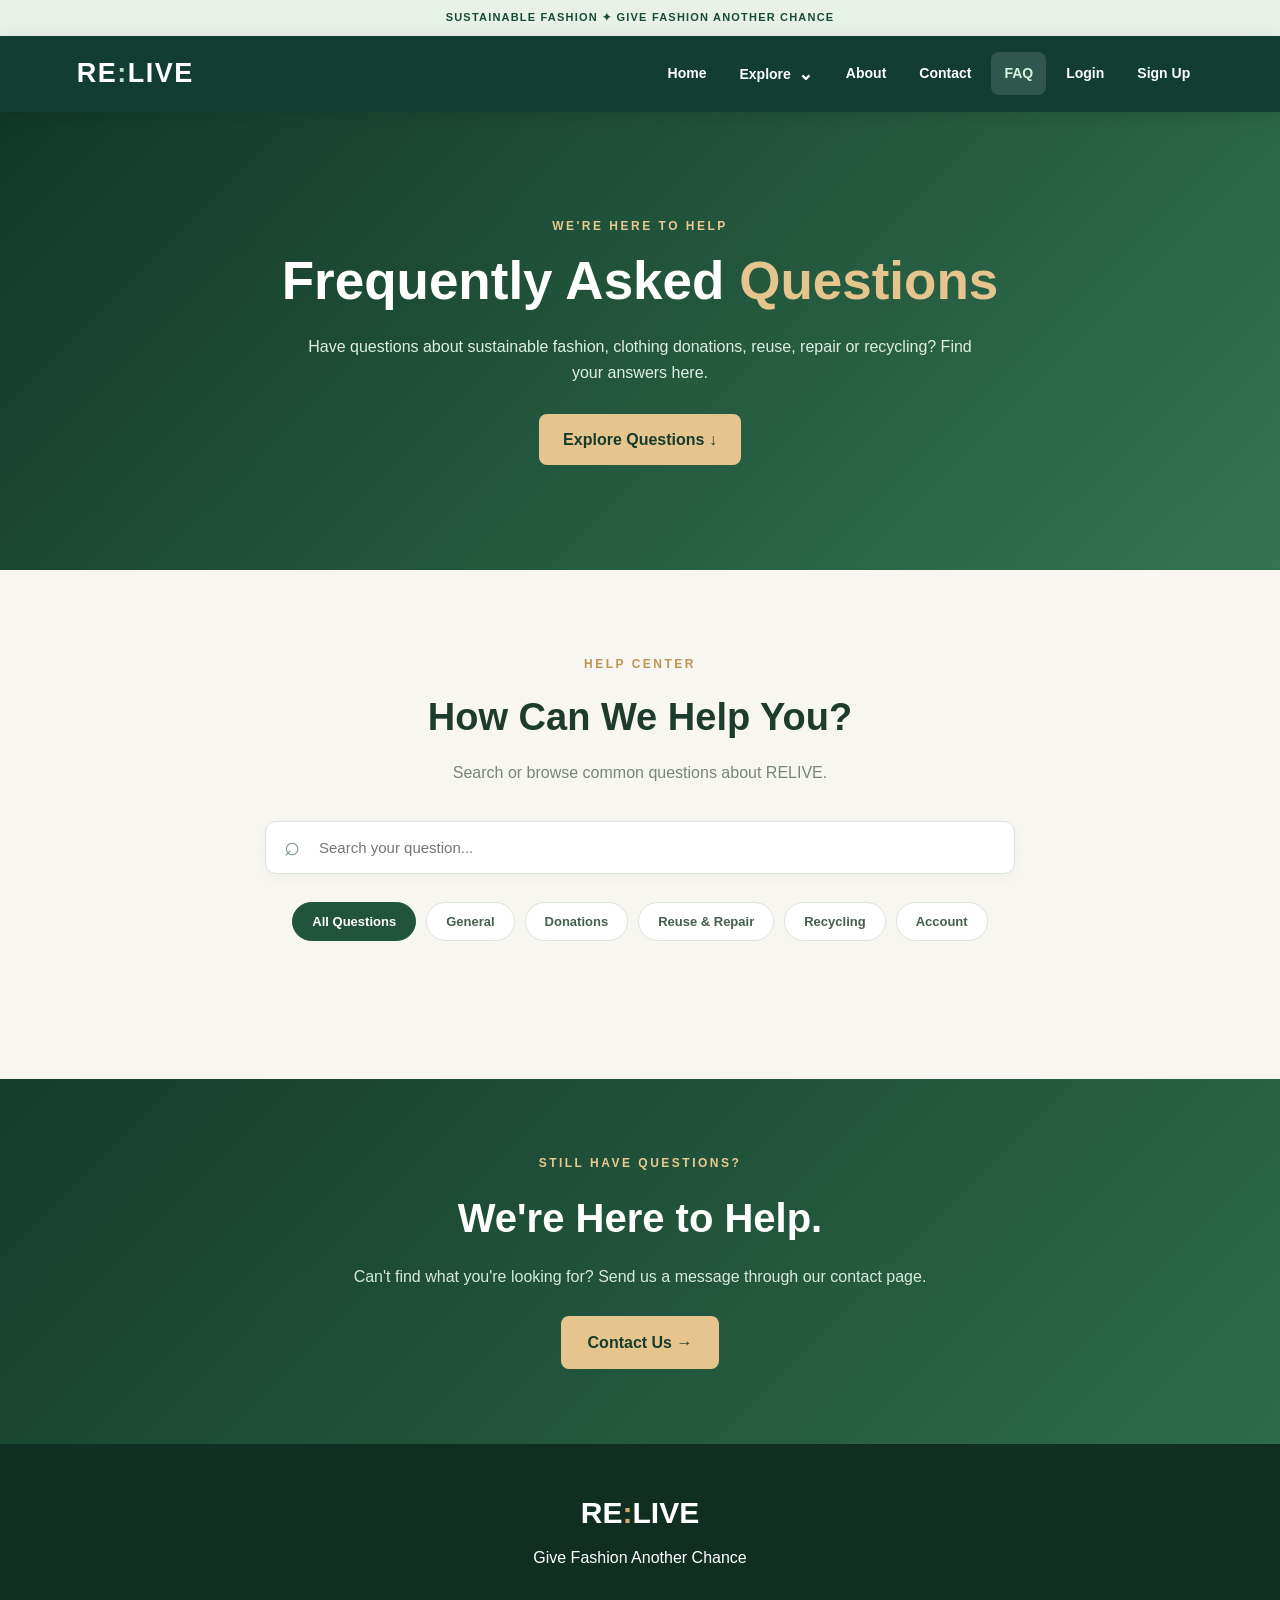
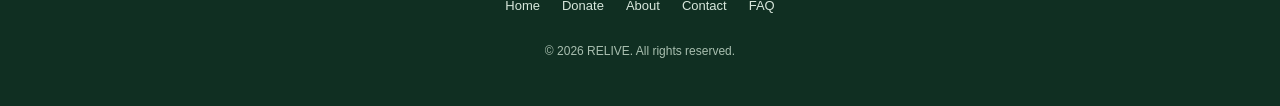
<file: faq.html>
<!DOCTYPE html>
<html lang="en">

<head>
  <meta charset="UTF-8">
  <meta name="viewport" content="width=device-width, initial-scale=1.0">

  <title>FAQs | RELIVE - Give Fashion Another Chance</title>

  <!-- FAQ Page CSS -->
  <link rel="stylesheet" href="faq.css">

  <!-- Common Navbar CSS -->
  <link rel="stylesheet" href="navbar.css">

  <!-- FAQ JavaScript -->
  <script src="faq.js" defer></script>

  <!-- Common Navbar JavaScript -->
  <script src="navbar.js" defer></script>

  
<link rel="stylesheet" href="faq.css">
<link rel="stylesheet" href="navbar.css">
<link rel="stylesheet" href="animations.css">

<script src="faq.js" defer></script>
<script src="navbar.js" defer></script>
<script src="animations.js" defer></script>


</head>

<body data-page="faq">

  <!-- Common RE:LIVE Navbar -->
  <div id="reliveNavbar"></div>

  <!-- Hero Section -->
  <section class="hero">

    <p class="eyebrow">
      WE'RE HERE TO HELP
    </p>

    <h1>
      Frequently Asked <span>Questions</span>
    </h1>

    <p>
      Have questions about sustainable fashion,
      clothing donations, reuse, repair or recycling?
      Find your answers here.
    </p>

    <a href="#faqSection" class="hero-btn">
      Explore Questions ↓
    </a>

  </section>

  <!-- FAQ Section -->
  <main id="faqSection" class="faq-section">

    <div class="container">

      <!-- Section Heading -->
      <div class="section-heading">

        <p class="eyebrow">
          HELP CENTER
        </p>

        <h2>How Can We Help You?</h2>

        <p>
          Search or browse common questions about RELIVE.
        </p>

      </div>

      <!-- FAQ Search -->
      <div class="search-wrapper">

        <span class="search-icon">⌕</span>

        <input
          type="search"
          id="faqSearch"
          placeholder="Search your question..."
          aria-label="Search frequently asked questions"
        >

      </div>

      <!-- Category Filters -->
      <div
        class="category-filters"
        id="categoryFilters"
      >

        <button
          type="button"
          class="filter-btn active"
          data-category="all"
        >
          All Questions
        </button>

        <button
          type="button"
          class="filter-btn"
          data-category="general"
        >
          General
        </button>

        <button
          type="button"
          class="filter-btn"
          data-category="donation"
        >
          Donations
        </button>

        <button
          type="button"
          class="filter-btn"
          data-category="reuse"
        >
          Reuse & Repair
        </button>

        <button
          type="button"
          class="filter-btn"
          data-category="recycling"
        >
          Recycling
        </button>

        <button
          type="button"
          class="filter-btn"
          data-category="account"
        >
          Account
        </button>

      </div>

      <!-- FAQ Questions Generated by JavaScript -->
      <div
        class="faq-list"
        id="faqList"
      ></div>

      <!-- No Results Message -->
      <div
        id="emptyState"
        class="empty-state"
        hidden
      >

        <div class="empty-icon">?</div>

        <h3>No Questions Found</h3>

        <p>
          Try another keyword or choose
          a different category.
        </p>

        <button
          id="resetFiltersBtn"
          class="reset-btn"
          type="button"
        >
          Show All Questions
        </button>

      </div>

    </div>

  </main>

  <!-- Contact Call to Action -->
  <section class="contact-cta">

    <div class="container">

      <p class="eyebrow">
        STILL HAVE QUESTIONS?
      </p>

      <h2>We're Here to Help.</h2>

      <p>
        Can't find what you're looking for?
        Send us a message through our contact page.
      </p>

      <a href="contact.html" class="contact-btn">
        Contact Us →
      </a>

    </div>

  </section>

  <!-- Footer -->
  <footer>

    <h2>RE<span>:</span>LIVE</h2>

    <p>Give Fashion Another Chance</p>

    <div class="footer-links">

      <a href="index.html">Home</a>

      <a href="donate.html">Donate</a>

      <a href="about.html">About</a>

      <a href="contact.html">Contact</a>

      <a href="faq.html">FAQ</a>

    </div>

    <p class="copyright">
      © 2026 RELIVE. All rights reserved.
    </p>

  </footer>

</body>

</html>
</file>
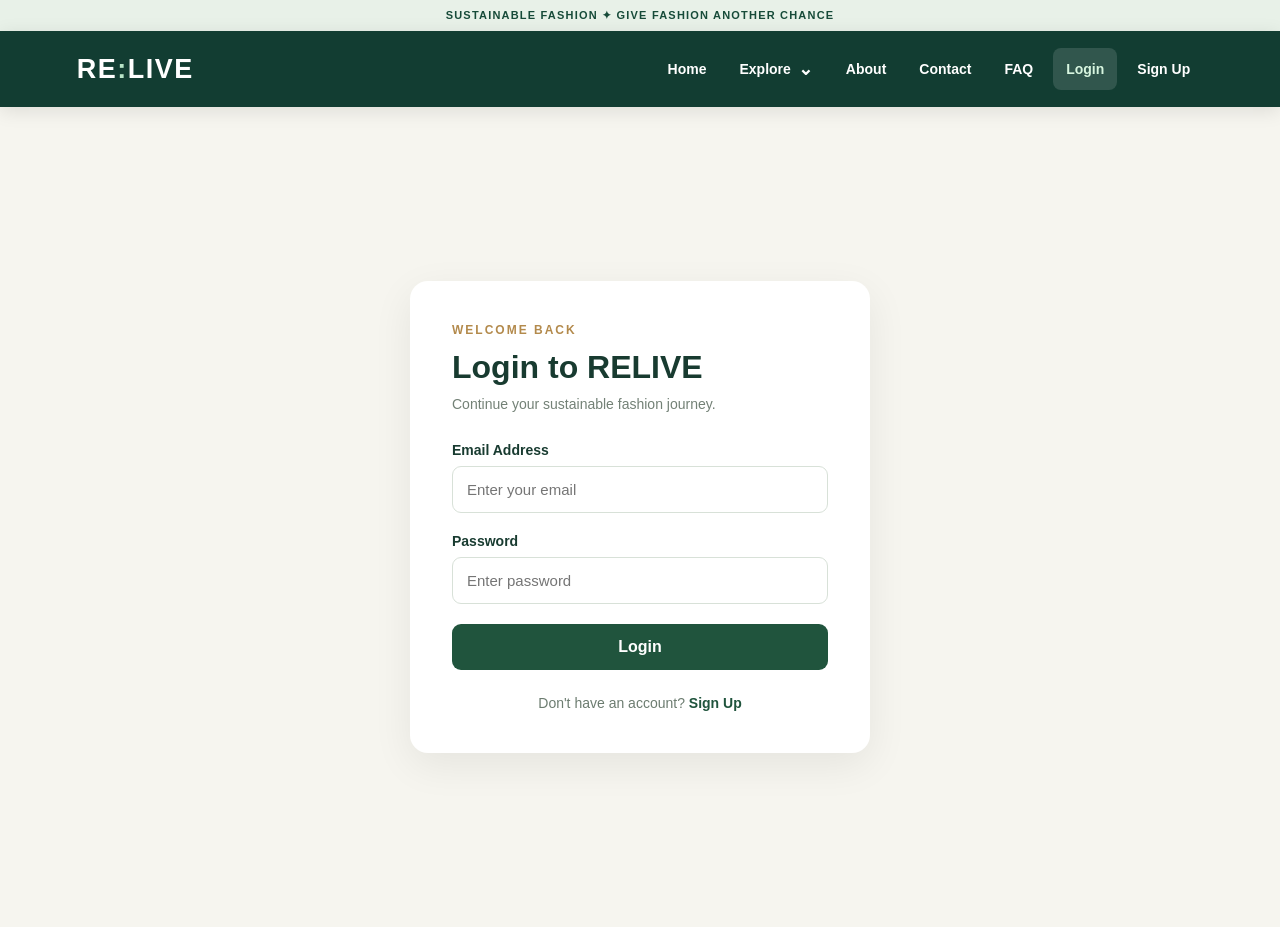
<file: login.html>
<!DOCTYPE html>
<html lang="en">

<head>
  <meta charset="UTF-8">
  <meta name="viewport" content="width=device-width, initial-scale=1.0">

  <title>Login | RELIVE</title>

  <!-- Login Page CSS -->
  <link rel="stylesheet" href="auth.css">

  <!-- Common Navbar CSS -->
  <link rel="stylesheet" href="navbar.css">

  <!-- Login JavaScript -->
  <script src="auth.js" defer></script>

  <!-- Common Navbar JavaScript -->
  <script src="navbar.js" defer></script>

  
<link rel="stylesheet" href="auth.css">
<link rel="stylesheet" href="navbar.css">
<link rel="stylesheet" href="animations.css">

<script src="auth.js" defer></script>
<script src="navbar.js" defer></script>
<script src="animations.js" defer></script>


</head>

<body data-page="login">

  <!-- Common RE:LIVE Navbar -->
  <div id="reliveNavbar"></div>

  <!-- Login Section -->
  <main class="auth-container">

    <div class="auth-card">

      <p class="eyebrow">
        WELCOME BACK
      </p>

      <h1>Login to RELIVE</h1>

      <p class="subtitle">
        Continue your sustainable fashion journey.
      </p>

      <!-- Login Form -->
      <form id="loginForm">

        <label for="loginEmail">
          Email Address
        </label>

        <input
          type="email"
          id="loginEmail"
          name="email"
          placeholder="Enter your email"
          autocomplete="email"
          required
        >

        <label for="loginPassword">
          Password
        </label>

        <input
          type="password"
          id="loginPassword"
          name="password"
          placeholder="Enter password"
          autocomplete="current-password"
          required
        >

        <!-- Error Message -->
        <p
          id="loginError"
          class="error-message"
          role="alert"
          aria-live="polite"
        ></p>

        <button
          type="submit"
          class="primary-btn"
        >
          Login
        </button>

      </form>

      <!-- Signup Link -->
      <p class="switch-text">
        Don't have an account?
        <a href="signup.html">Sign Up</a>
      </p>

    </div>

  </main>

</body>

</html>
</file>
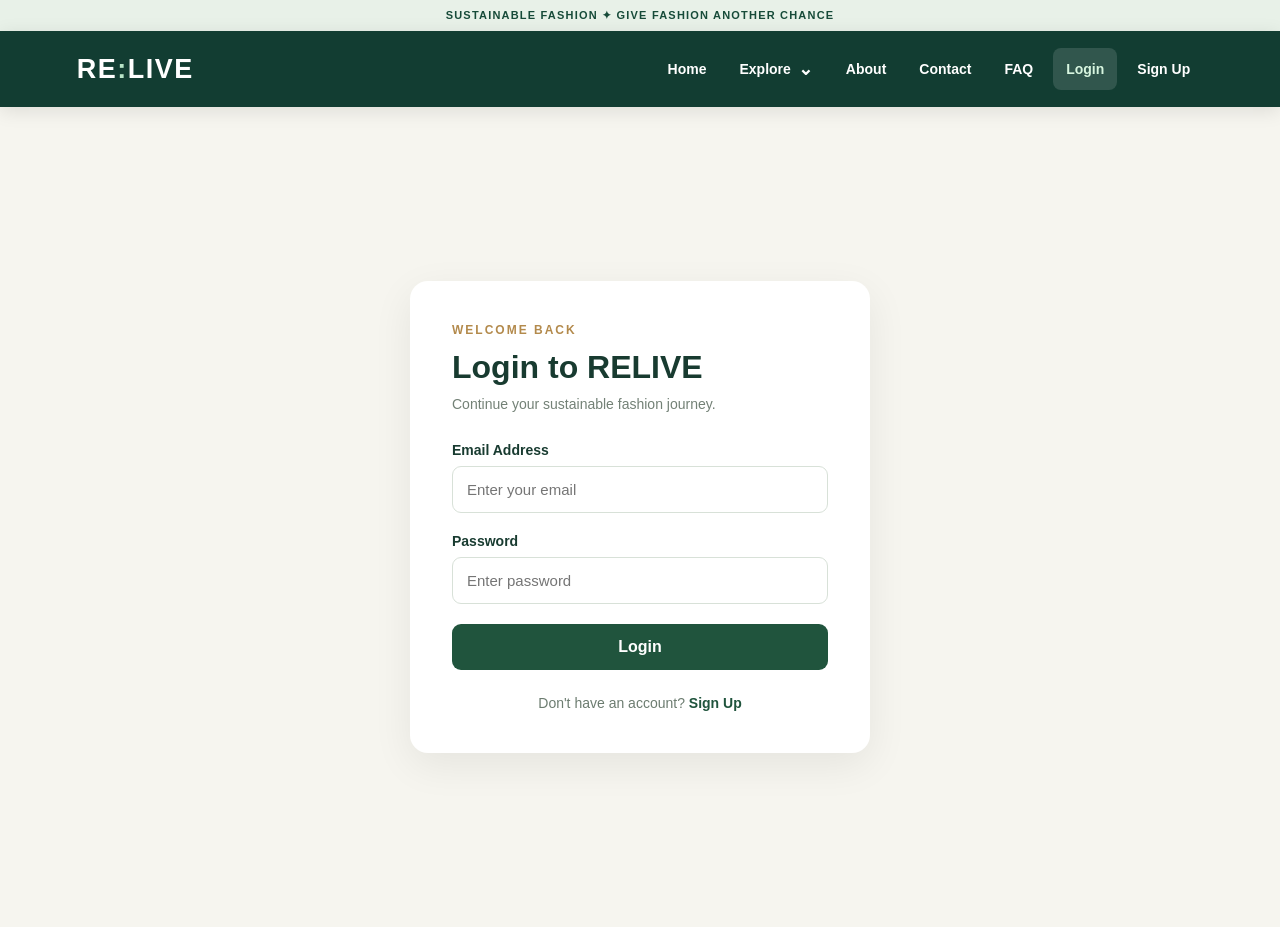
<file: my-donations.html>
<!DOCTYPE html>
<html lang="en">

<head>
  <meta charset="UTF-8">
  <meta name="viewport" content="width=device-width, initial-scale=1.0">

  <title>My Donations | RELIVE</title>

  <!-- My Donations CSS -->
  <link rel="stylesheet" href="my-donations.css">

  <!-- Common Navbar CSS -->
  <link rel="stylesheet" href="navbar.css">

  <!-- My Donations JavaScript -->
  <script src="my-donations.js" defer></script>

  <!-- Common Navbar JavaScript -->
  <script src="navbar.js" defer></script>

  
<link rel="stylesheet" href="my-donations.css">
<link rel="stylesheet" href="navbar.css">
<link rel="stylesheet" href="animations.css">

<script src="my-donations.js" defer></script>
<script src="navbar.js" defer></script>
<script src="animations.js" defer></script>


</head>

<body data-page="my-donations">

  <!-- Common RE:LIVE Navbar -->
  <div id="reliveNavbar"></div>

  <!-- Hero Section -->
  <section class="hero">

    <p class="eyebrow">
      YOUR SUSTAINABILITY JOURNEY
    </p>

    <h1>My Donations</h1>

    <p>
      Track your clothing donations and
      see their latest status.
    </p>

    <a href="donate.html" class="hero-btn">
      + Make New Donation
    </a>

  </section>

  <!-- Main Content -->
  <main class="container">

    <!-- Donation Statistics -->
    <section class="stats">

      <div class="stat-card">
        <p>Total Donations</p>
        <h2 id="totalCount">0</h2>
      </div>

      <div class="stat-card">
        <p>Pending</p>
        <h2 id="pendingCount">0</h2>
      </div>

      <div class="stat-card">
        <p>Approved</p>
        <h2 id="approvedCount">0</h2>
      </div>

      <div class="stat-card">
        <p>Rejected</p>
        <h2 id="rejectedCount">0</h2>
      </div>

    </section>

    <!-- Donation History -->
    <section class="donations-section">

      <div class="section-heading">

        <div>
          <h2>Donation History</h2>

          <p>
            Review your submitted donation requests.
          </p>
        </div>

        <button
          id="refreshBtn"
          class="refresh-btn"
          type="button"
        >
          Refresh
        </button>

      </div>

      <!-- Search and Status Filter -->
      <div class="filters">

        <input
          type="search"
          id="searchInput"
          placeholder="Search by donation ID or clothing type..."
          aria-label="Search donations"
        >

        <select
          id="statusFilter"
          aria-label="Filter donations by status"
        >

          <option value="All">
            All Statuses
          </option>

          <option value="Pending">
            Pending
          </option>

          <option value="Approved">
            Approved
          </option>

          <option value="Rejected">
            Rejected
          </option>

        </select>

      </div>

      <!-- Donation Cards Generated by JavaScript -->
      <div
        id="donationsList"
        class="donations-list"
      ></div>

      <!-- Empty State -->
      <div
        id="emptyState"
        class="empty-state"
        hidden
      >

        <div class="empty-icon">♡</div>

        <h3>No donations found</h3>

        <p id="emptyText">
          Start your sustainability journey today.
        </p>

        <a href="donate.html" class="hero-btn">
          Donate Clothes
        </a>

      </div>

    </section>

  </main>

  <!-- Donation Details Popup -->
  <div
    id="detailsModal"
    class="modal"
    hidden
  >

    <div
      class="modal-card"
      role="dialog"
      aria-modal="true"
      aria-labelledby="modalTitle"
    >

      <button
        id="closeModal"
        class="close-modal"
        type="button"
        aria-label="Close details"
      >
        ×
      </button>

      <p class="eyebrow">
        DONATION INFORMATION
      </p>

      <h2 id="modalTitle">
        Donation Details
      </h2>

      <div
        id="modalDetails"
        class="modal-details"
      ></div>

    </div>

  </div>

  <!-- Footer -->
  <footer>

    <h2>RE<span>:</span>LIVE</h2>

    <p>Give Fashion Another Chance</p>

    <p>© 2026 RELIVE</p>

  </footer>

</body>

</html>
</file>
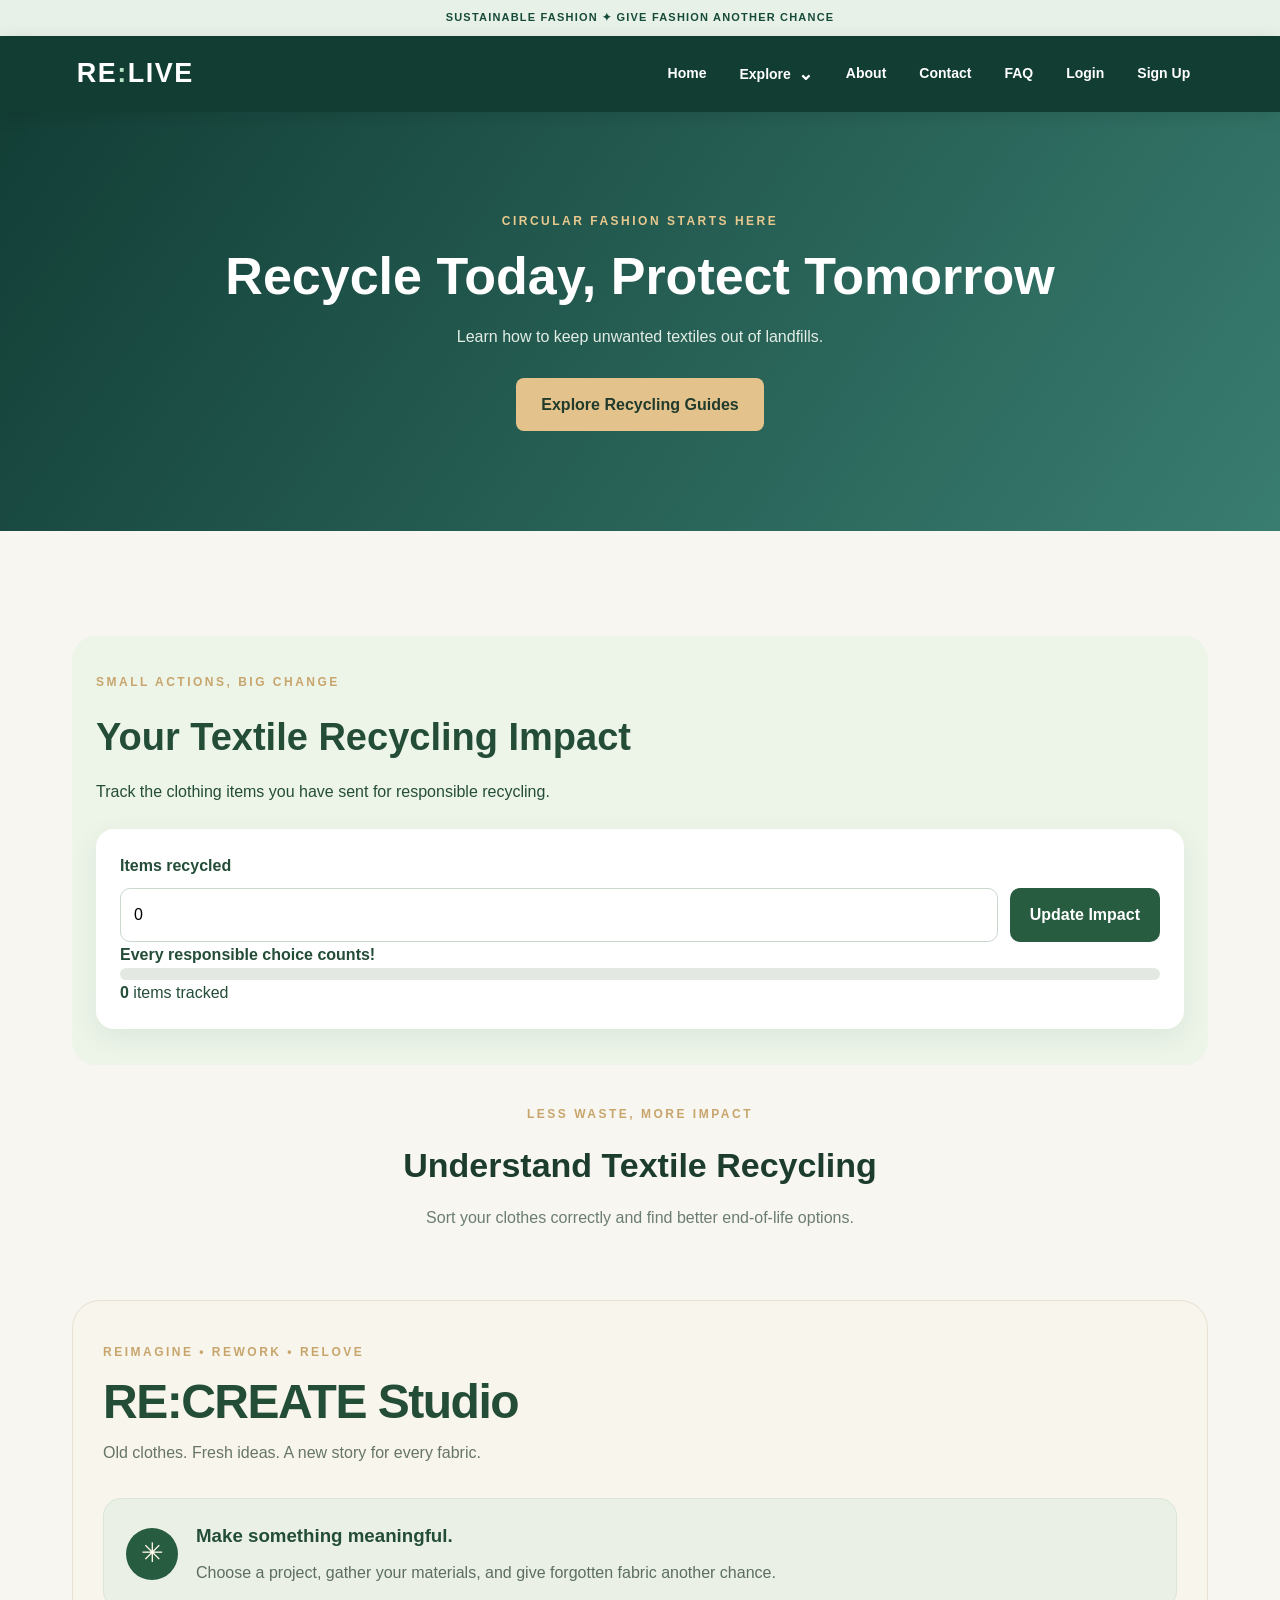
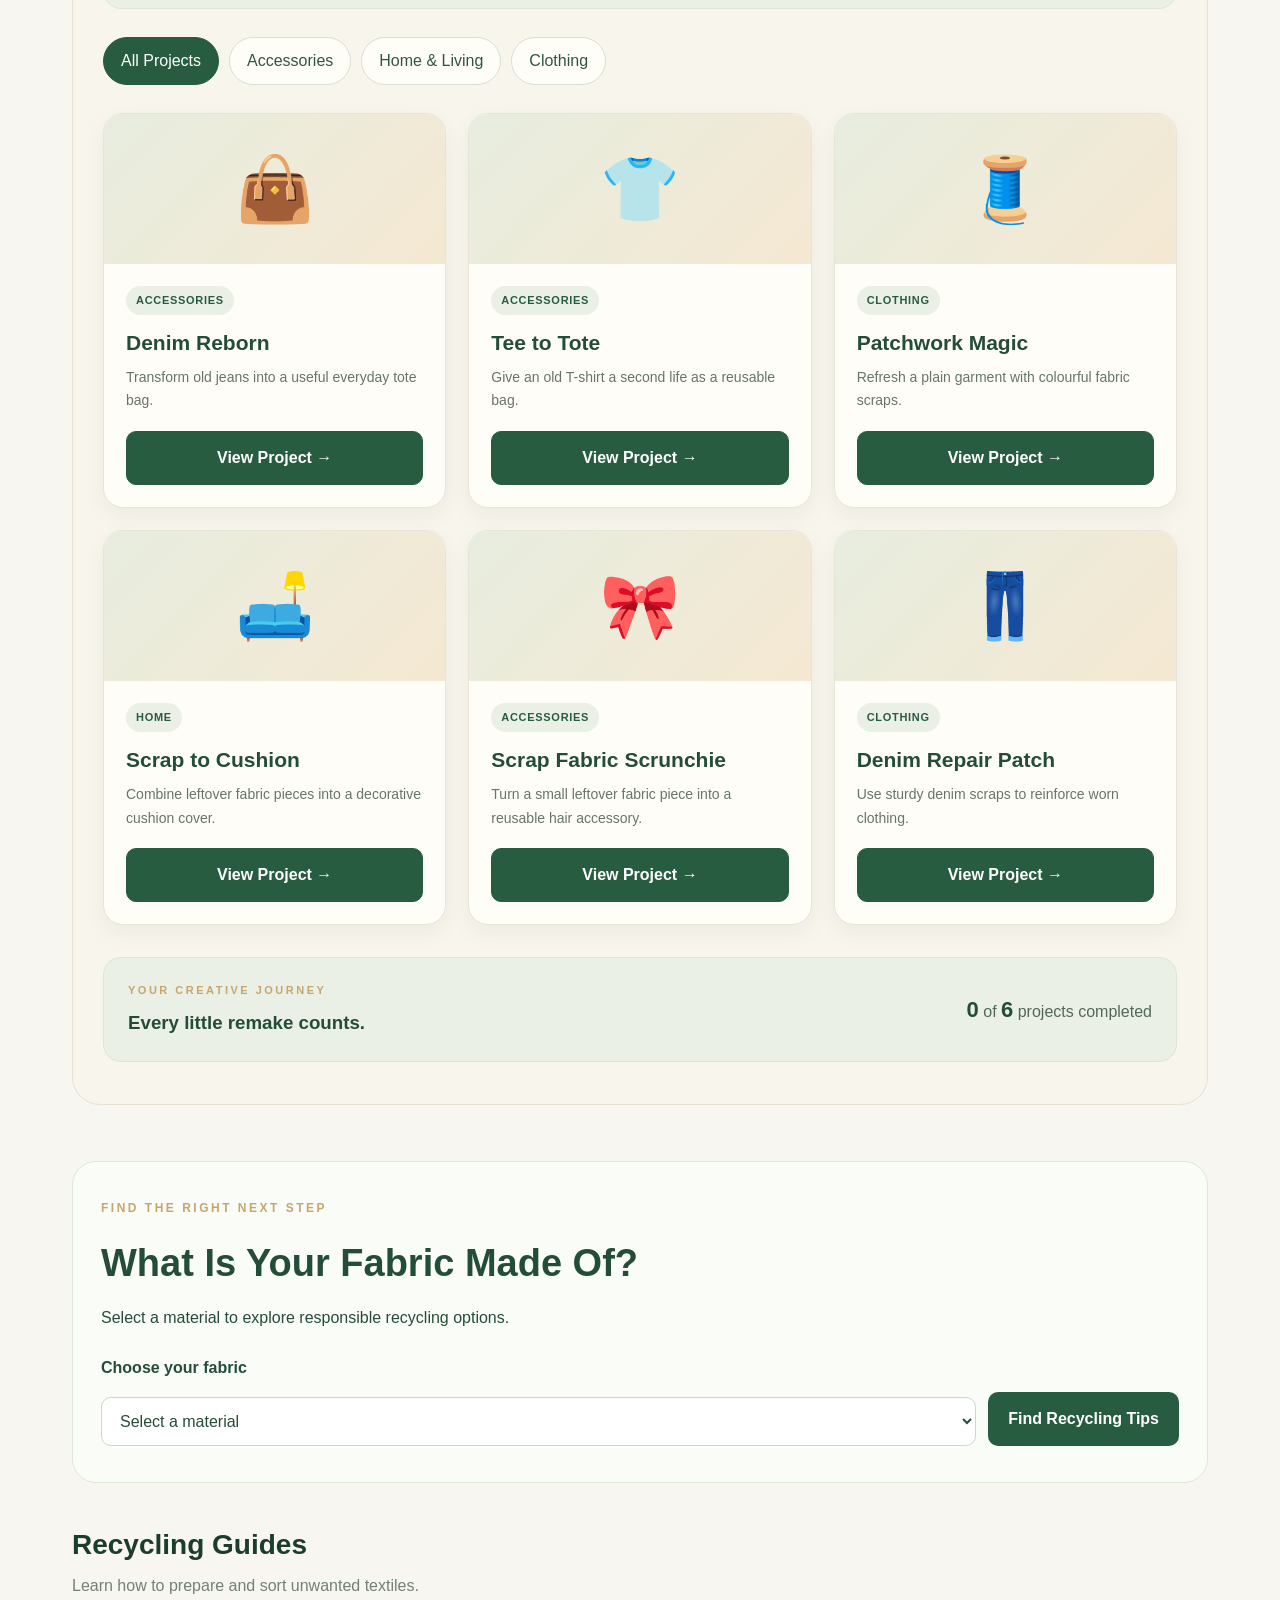
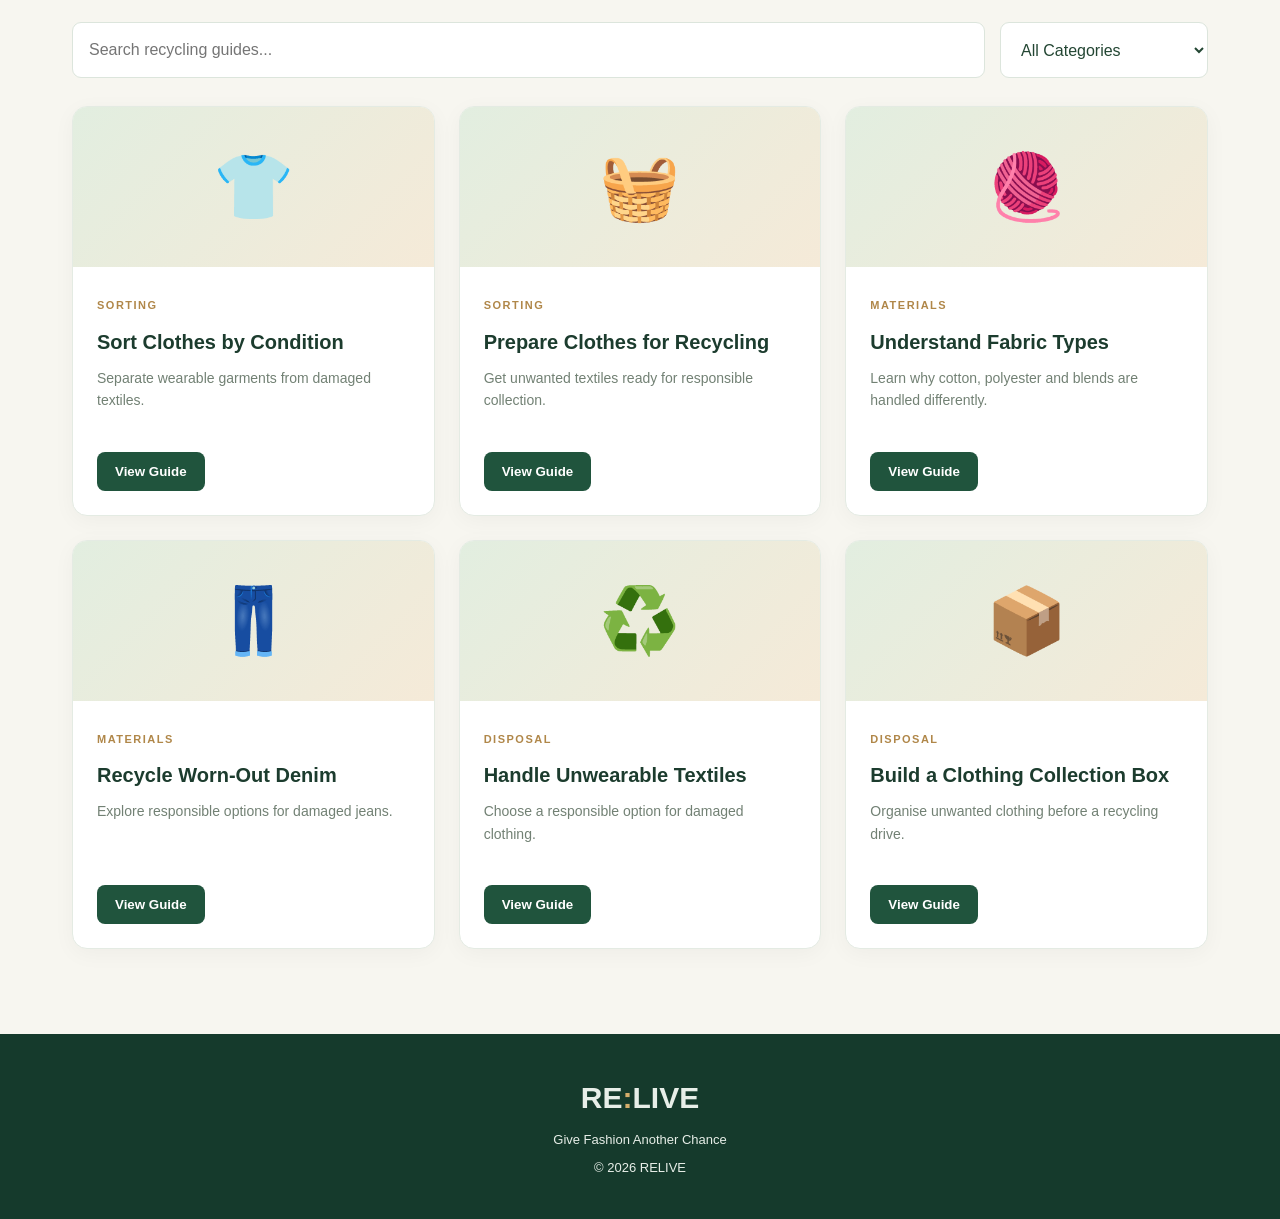
<file: recycle.html>
<!DOCTYPE html>
<html lang="en">

<head>
  
  <title>Recycle Clothes | RELIVE</title>

  <!-- Page Styling -->
  <link rel="stylesheet" href="fashion.css">

  <!-- Shared Navigation -->
  <link rel="stylesheet" href="navbar.css">

  <!-- Animations -->
  <link rel="stylesheet" href="animations.css">

  <!-- Page Functionality -->
  <script src="fashion.js" defer></script>

  <!-- Shared Navigation and Animations -->
  <script src="navbar.js" defer></script>
  <script src="animations.js" defer></script>
</head>


<body data-page="recycle">

  <!-- Common RE:LIVE Navbar -->
  <div id="reliveNavbar"></div>

  <!-- Recycle Hero Section -->
  <section class="hero recycle-hero">

    <p class="eyebrow">
      CIRCULAR FASHION STARTS HERE
    </p>

    <h1>Recycle Today, Protect Tomorrow</h1>

    <p>
      Learn how to keep unwanted textiles out of landfills.
    </p>

    <a href="#explore" class="hero-btn">
      Explore Recycling Guides
    </a>

  </section>

  <!-- Main Content -->
  <main class="container">

    
<section class="eco-tracker" id="ecoTracker">
  <p class="eyebrow">SMALL ACTIONS, BIG CHANGE</p>
  <h2>Your Textile Recycling Impact</h2>
  <p>Track the clothing items you have sent for responsible recycling.</p>

  <div class="tracker-panel">
    <label for="recycledCount">Items recycled</label>
    <div class="tracker-controls">
      <input
        type="number"
        id="recycledCount"
        min="0"
        max="10000"
        value="0"
        placeholder="Enter number of items"
      >
      <button type="button" id="trackImpactBtn">Update Impact</button>
    </div>

    <p id="impactMessage" aria-live="polite">
      Every responsible choice counts!
    </p>

    <div class="impact-progress" aria-label="Recycling progress">
      <div id="impactProgressBar" class="impact-progress-bar"></div>
    </div>

    <p><strong id="impactTotal">0</strong> items tracked</p>
  </div>
</section>


    <!-- Introduction -->
    <section class="intro">

      <p class="eyebrow">
        LESS WASTE, MORE IMPACT
      </p>

      <h2>Understand Textile Recycling</h2>

      <p>
        Sort your clothes correctly and find better
        end-of-life options.
      </p>

    </section>

    <!-- Recycling Guides Section -->
    <section id="explore" class="explore">

      
<!-- RE:CREATE STUDIO -->
<section class="recreate-studio" id="recreateStudio">
  <div class="studio-heading">
    <p class="eyebrow">REIMAGINE • REWORK • RELOVE</p>
    <h2>RE:CREATE Studio</h2>
    <p>Old clothes. Fresh ideas. A new story for every fabric.</p>
  </div>

  <div class="studio-intro">
    <span class="studio-sparkle">✳</span>
    <div>
      <h3>Make something meaningful.</h3>
      <p>Choose a project, gather your materials, and give forgotten fabric another chance.</p>
    </div>
  </div>

  <div class="studio-filters" aria-label="Filter creative projects">
    <button type="button" class="studio-filter active" data-studio-filter="all">
      All Projects
    </button>
    <button type="button" class="studio-filter" data-studio-filter="accessories">
      Accessories
    </button>
    <button type="button" class="studio-filter" data-studio-filter="home">
      Home & Living
    </button>
    <button type="button" class="studio-filter" data-studio-filter="clothing">
      Clothing
    </button>
  </div>

  <div id="studioGrid" class="studio-grid"></div>

  <p id="studioEmpty" class="studio-empty" hidden>
    No projects found in this category.
  </p>

  <div class="studio-progress">
    <div>
      <p class="eyebrow">YOUR CREATIVE JOURNEY</p>
      <h3>Every little remake counts.</h3>
    </div>
    <p><strong id="studioCompletedCount">0</strong> of
      <strong id="studioTotalCount">3</strong> projects completed
    </p>
  </div>
</section>

<!-- RE:CREATE PROJECT MODAL -->
<div id="studioModal" class="studio-modal" hidden>
  <div
    class="studio-modal-content"
    role="dialog"
    aria-modal="true"
    aria-labelledby="studioModalTitle"
  >
    <button
      type="button"
      id="studioCloseModal"
      class="studio-close"
      aria-label="Close project"
    >×</button>

    <p class="eyebrow">YOUR NEXT DIY PROJECT</p>
    <div id="studioModalIcon" class="studio-modal-icon">✂️</div>
    <span id="studioModalCategory" class="studio-tag"></span>
    <h2 id="studioModalTitle">Project title</h2>
    <p id="studioModalDescription"></p>

    <h3>What You'll Need</h3>
    <ul id="studioModalMaterials"></ul>

    <h3>Let's Make It</h3>
    <ol id="studioModalSteps"></ol>

    <button
      type="button"
      id="studioCompleteBtn"
      class="studio-complete-btn"
    >✓ Mark as Completed</button>

    <p id="studioModalStatus" class="studio-modal-status" aria-live="polite"></p>
  </div>
</div>
<!-- END RE:CREATE STUDIO -->


      
<section class="material-finder" id="materialFinder">
  <p class="eyebrow">FIND THE RIGHT NEXT STEP</p>
  <h2>What Is Your Fabric Made Of?</h2>
  <p>Select a material to explore responsible recycling options.</p>

  <div class="material-options">
    <label for="fabricType">Choose your fabric</label>
    <select id="fabricType">
      <option value="">Select a material</option>
      <option value="cotton">Cotton</option>
      <option value="denim">Denim / Jeans</option>
      <option value="polyester">Polyester</option>
      <option value="wool">Wool</option>
      <option value="blend">Mixed / Blended Fabric</option>
    </select>

    <button type="button" id="findMaterialBtn">
      Find Recycling Tips
    </button>
  </div>

  <div id="materialResult" class="material-result" hidden>
    <h3 id="materialTitle"></h3>
    <p id="materialDescription"></p>
    <ul id="materialTips"></ul>
    <p class="material-note">
      Always check your local textile collector's accepted materials.
    </p>
  </div>
</section>


      <div class="section-heading">

        <h2>Recycling Guides</h2>

        <p>
          Learn how to prepare and sort unwanted textiles.
        </p>

      </div>

      <!-- Search and Category Filter -->
      <div class="controls">

        <input
          type="search"
          id="searchInput"
          placeholder="Search recycling guides..."
          aria-label="Search recycling guides"
        >

        <select
          id="categoryFilter"
          aria-label="Filter recycling guides by category"
        >

          <option value="all">
            All Categories
          </option>

          <option value="sorting">
            Sorting
          </option>

          <option value="materials">
            Materials
          </option>

          <option value="disposal">
            Responsible Disposal
          </option>

        </select>

      </div>

      <!-- JavaScript Generates Recycling Cards Here -->
      <div
        id="ideasGrid"
        class="ideas-grid"
      ></div>

      <!-- No Results Message -->
      <p
        id="emptyState"
        class="empty-state"
        hidden
      >
        No matching guides found.
      </p>

    </section>

  </main>

  <!-- Recycling Tutorial Popup -->
  <div
    id="guideModal"
    class="modal"
    hidden
  >

    <div
      class="modal-content"
      role="dialog"
      aria-modal="true"
      aria-labelledby="modalTitle"
    >

      <button
        id="closeModal"
        class="close-modal"
        type="button"
        aria-label="Close guide"
      >
        ×
      </button>

      <p class="eyebrow">
        STEP-BY-STEP GUIDE
      </p>

      <h2 id="modalTitle"></h2>

      <p id="modalDescription"></p>

      <h3>What You'll Need</h3>

      <ul id="modalMaterials"></ul>

      <h3>How To Do It</h3>

      <ol id="modalSteps"></ol>

    </div>

  </div>

  <!-- Footer -->
  <footer>

    <h2>
      RE<span>:</span>LIVE
    </h2>

    <p>Give Fashion Another Chance</p>

    <p>© 2026 RELIVE</p>

  </footer>

</body>

</html>
</file>
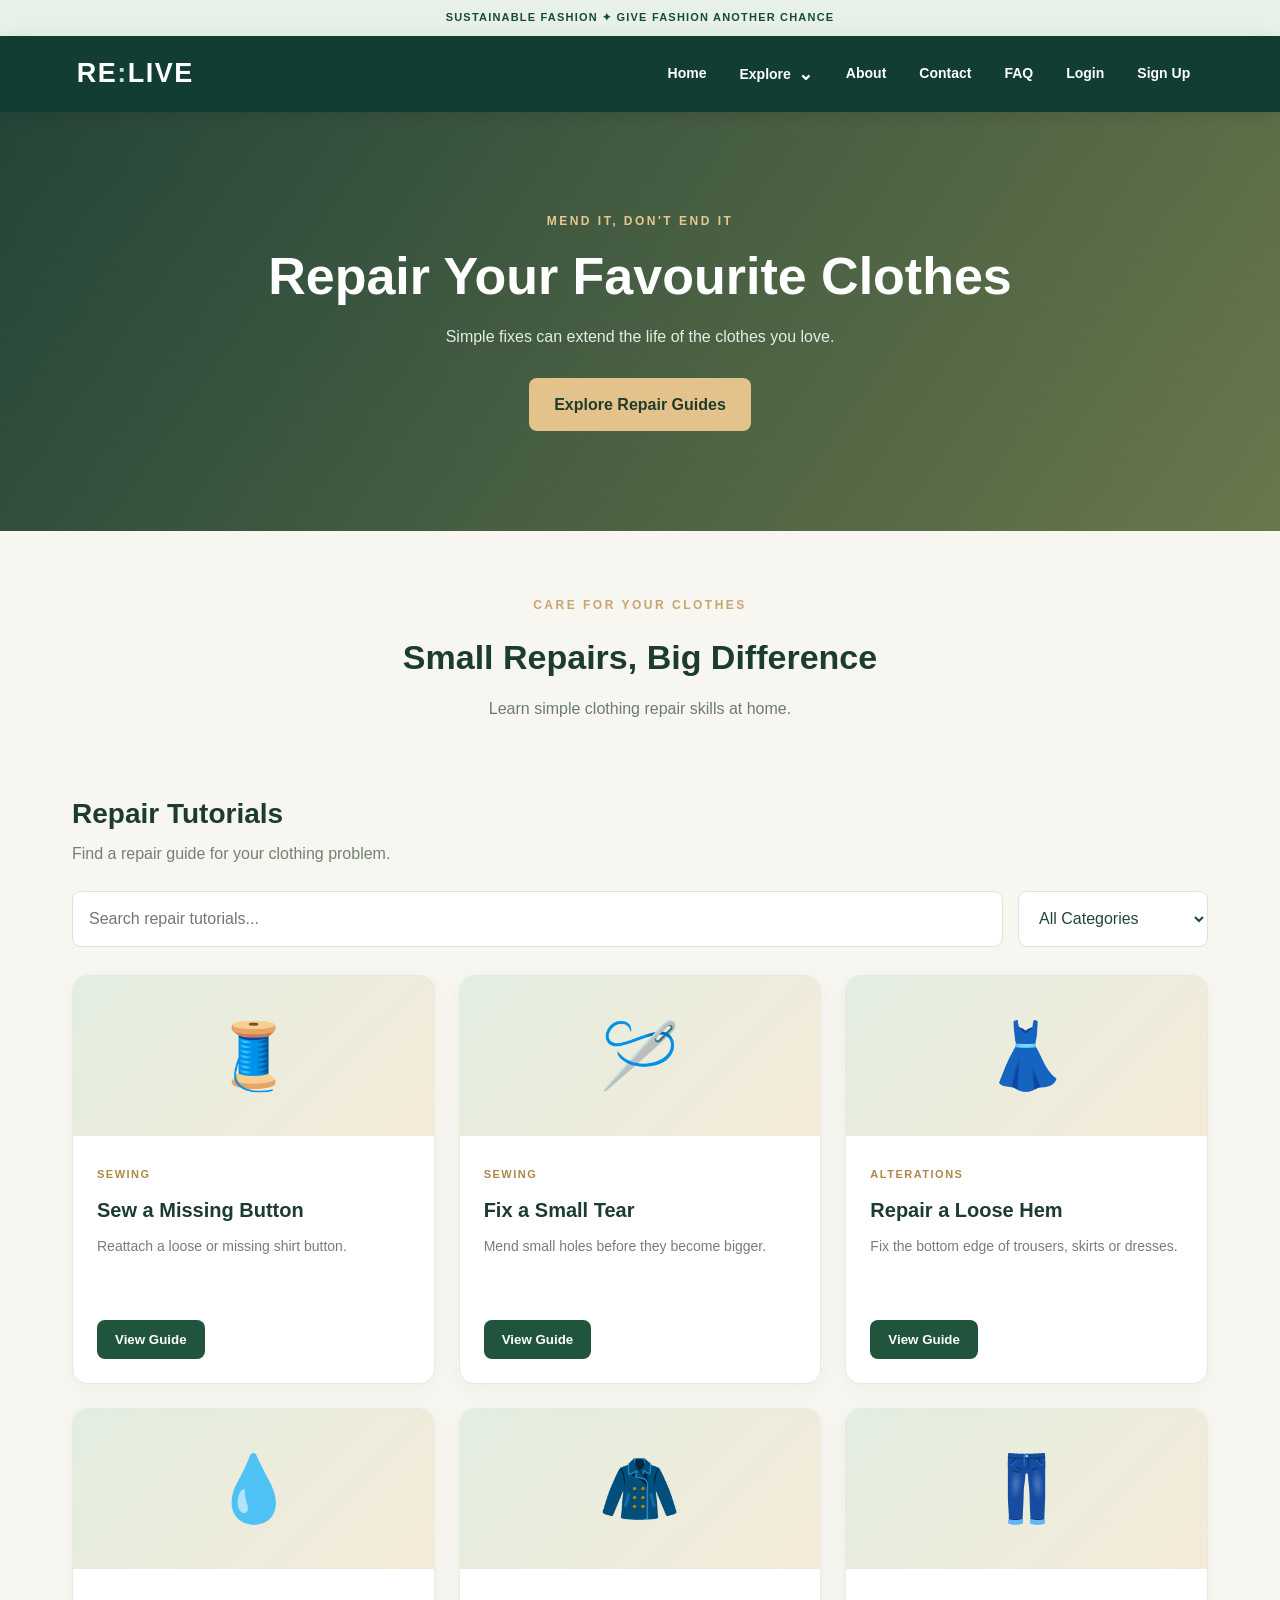
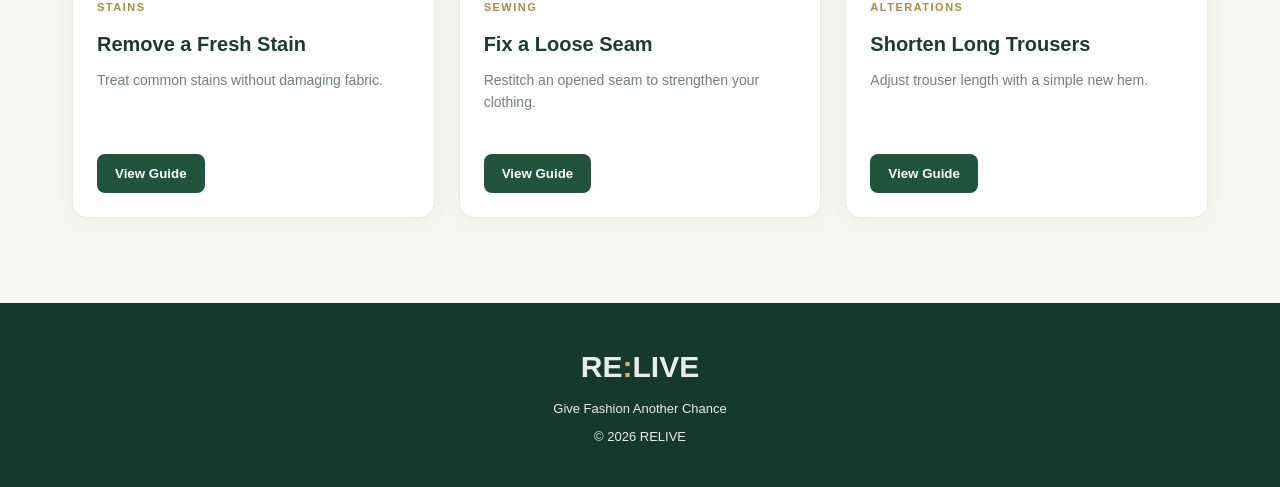
<file: repair.html>
<!DOCTYPE html>
<html lang="en">

<head>
  <meta charset="UTF-8">
  <meta name="viewport" content="width=device-width, initial-scale=1.0">

  <title>Repair Clothes | RELIVE</title>

  <!-- Existing Fashion CSS -->
  <link rel="stylesheet" href="fashion.css">

  <!-- Common Navbar CSS -->
  <link rel="stylesheet" href="navbar.css">

  <!-- Existing Fashion JavaScript -->
  <script src="fashion.js" defer></script>

  <!-- Common Navbar JavaScript -->
  <script src="navbar.js" defer></script>

  
<link rel="stylesheet" href="fashion.css">
<link rel="stylesheet" href="navbar.css">
<link rel="stylesheet" href="animations.css">

<script src="fashion.js" defer></script>
<script src="navbar.js" defer></script>
<script src="animations.js" defer></script>


</head>

<body data-page="repair">

  <!-- Common RE:LIVE Navbar -->
  <div id="reliveNavbar"></div>

  <!-- Repair Hero Section -->
  <section class="hero repair-hero">

    <p class="eyebrow">
      MEND IT, DON'T END IT
    </p>

    <h1>Repair Your Favourite Clothes</h1>

    <p>
      Simple fixes can extend the life of
      the clothes you love.
    </p>

    <a href="#explore" class="hero-btn">
      Explore Repair Guides
    </a>

  </section>

  <!-- Main Content -->
  <main class="container">

    <!-- Introduction -->
    <section class="intro">

      <p class="eyebrow">
        CARE FOR YOUR CLOTHES
      </p>

      <h2>Small Repairs, Big Difference</h2>

      <p>
        Learn simple clothing repair skills at home.
      </p>

    </section>

    <!-- Repair Tutorials -->
    <section id="explore" class="explore">

      <div class="section-heading">

        <h2>Repair Tutorials</h2>

        <p>
          Find a repair guide for your clothing problem.
        </p>

      </div>

      <!-- Search and Category Filter -->
      <div class="controls">

        <input
          type="search"
          id="searchInput"
          placeholder="Search repair tutorials..."
          aria-label="Search repair tutorials"
        >

        <select
          id="categoryFilter"
          aria-label="Filter repair tutorials by category"
        >
          <option value="all">All Categories</option>
          <option value="sewing">Sewing</option>
          <option value="stains">Stains & Care</option>
          <option value="alterations">Alterations</option>
        </select>

      </div>

      <!-- JavaScript Generates Repair Cards Here -->
      <div id="ideasGrid" class="ideas-grid"></div>

      <!-- No Results Message -->
      <p
        id="emptyState"
        class="empty-state"
        hidden
      >
        No matching tutorials found.
      </p>

    </section>

  </main>

  <!-- Repair Tutorial Popup -->
  <div
    id="guideModal"
    class="modal"
    hidden
  >

    <div
      class="modal-content"
      role="dialog"
      aria-modal="true"
      aria-labelledby="modalTitle"
    >

      <button
        id="closeModal"
        class="close-modal"
        type="button"
        aria-label="Close guide"
      >
        ×
      </button>

      <p class="eyebrow">
        STEP-BY-STEP GUIDE
      </p>

      <h2 id="modalTitle"></h2>

      <p id="modalDescription"></p>

      <h3>What You'll Need</h3>

      <ul id="modalMaterials"></ul>

      <h3>How To Do It</h3>

      <ol id="modalSteps"></ol>

    </div>

  </div>

  <!-- Footer -->
  <footer>

    <h2>RE<span>:</span>LIVE</h2>

    <p>Give Fashion Another Chance</p>

    <p>© 2026 RELIVE</p>

  </footer>

</body>

</html>
</file>
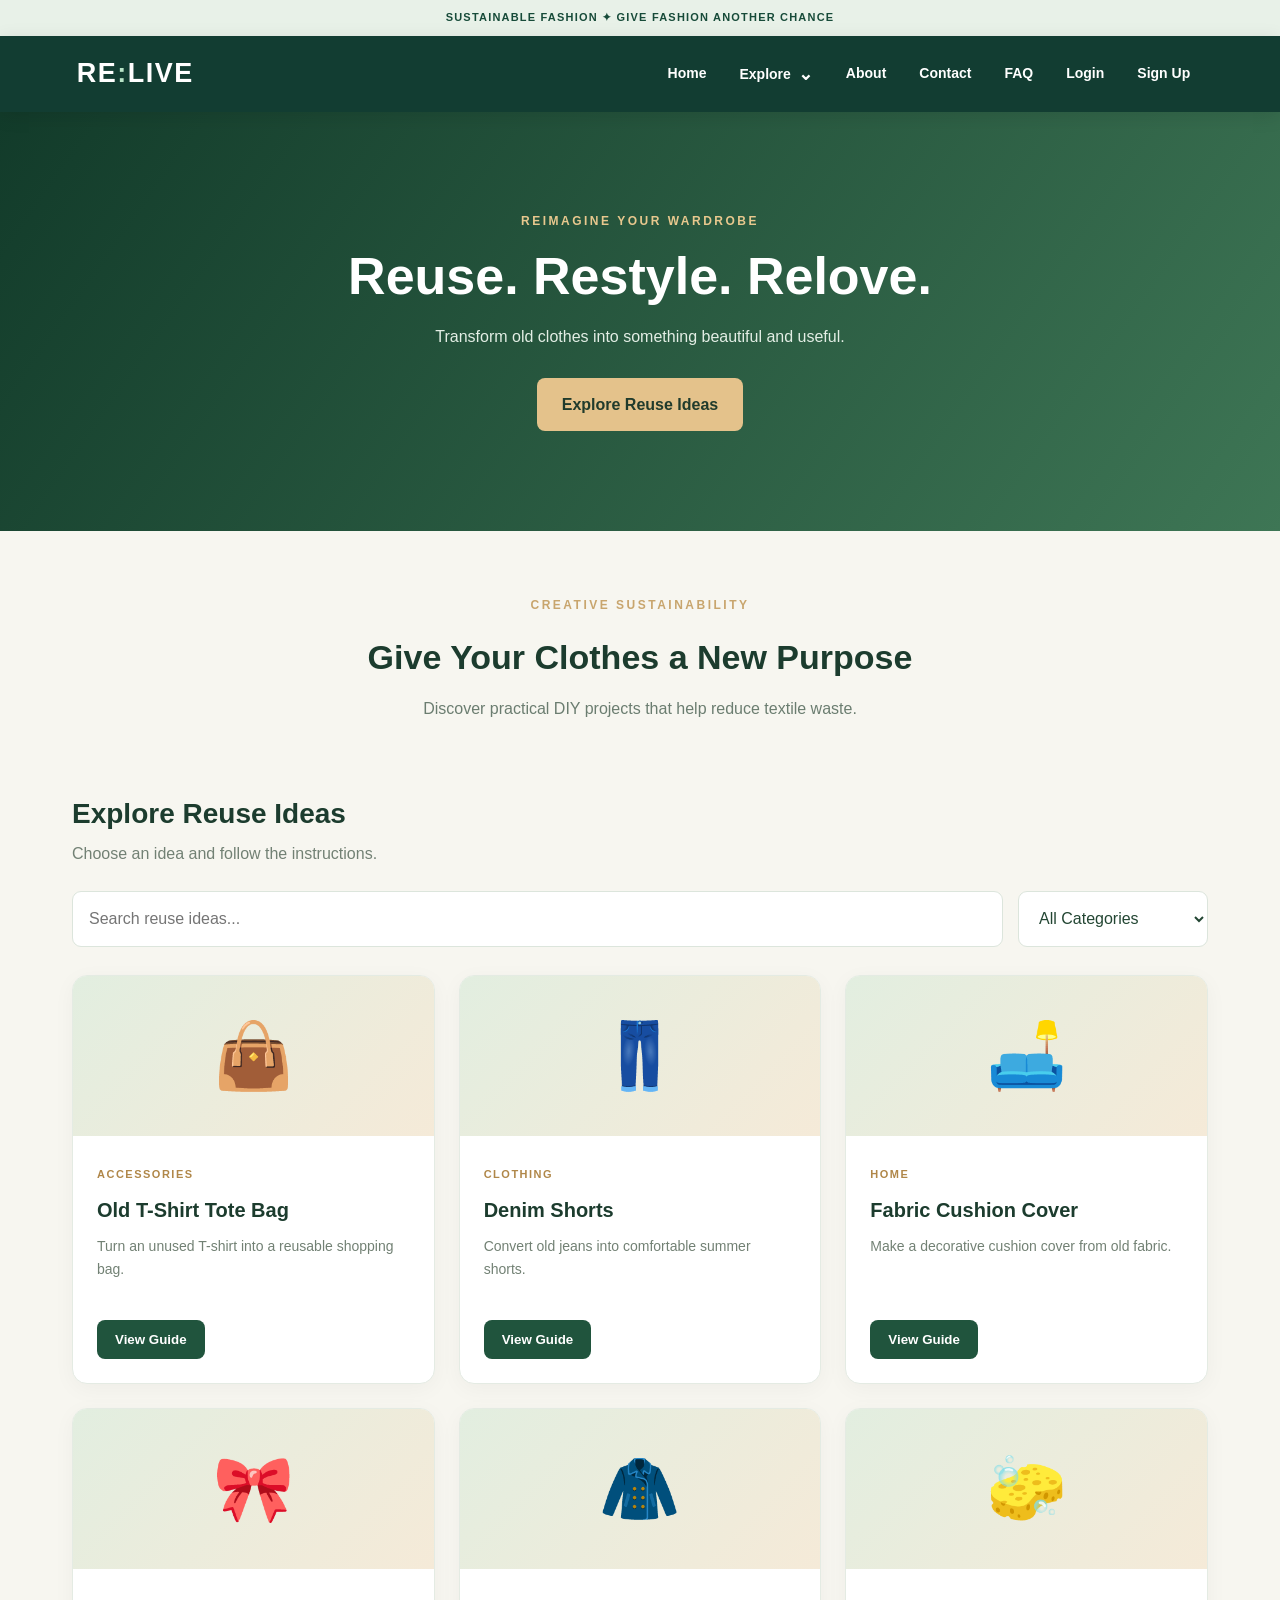
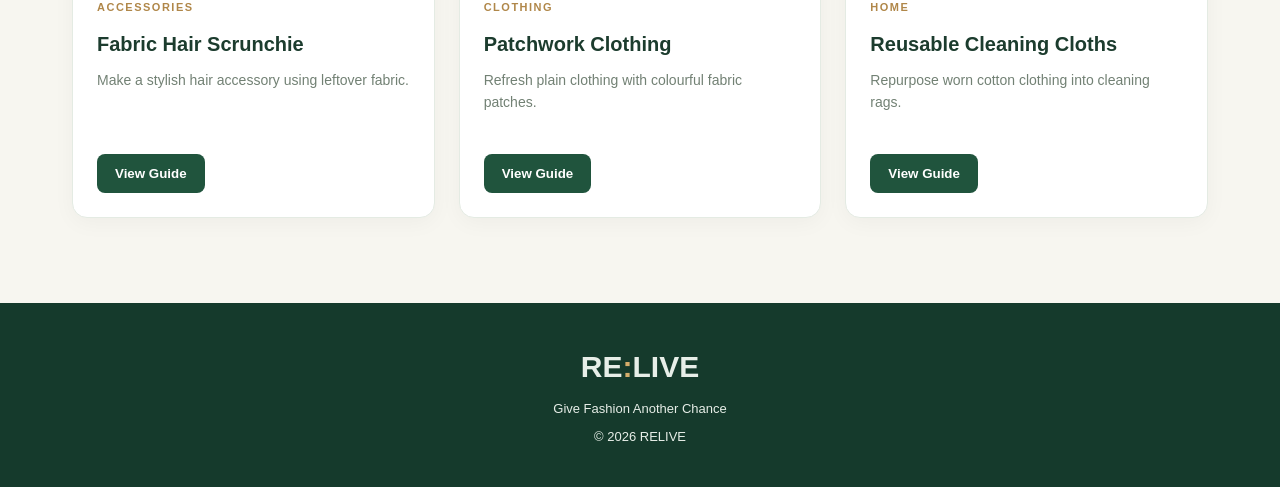
<file: reuse.html>
<!DOCTYPE html>
<html lang="en">

<head>
  <meta charset="UTF-8">
  <meta name="viewport" content="width=device-width, initial-scale=1.0">

  <title>Reuse Clothes | RELIVE</title>

  <!-- Existing Fashion CSS -->
  <link rel="stylesheet" href="fashion.css">

  <!-- Common Navbar CSS -->
  <link rel="stylesheet" href="navbar.css">

  <!-- Existing Fashion JavaScript -->
  <script src="fashion.js" defer></script>

  <!-- Common Navbar JavaScript -->
  <script src="navbar.js" defer></script>

  
<link rel="stylesheet" href="fashion.css">
<link rel="stylesheet" href="navbar.css">
<link rel="stylesheet" href="animations.css">

<script src="fashion.js" defer></script>
<script src="navbar.js" defer></script>
<script src="animations.js" defer></script>

</head>

<body data-page="reuse">

  <!-- Common RE:LIVE Navbar -->
  <div id="reliveNavbar"></div>

  <!-- Reuse Hero Section -->
  <section class="hero reuse-hero">

    <p class="eyebrow">
      REIMAGINE YOUR WARDROBE
    </p>

    <h1>Reuse. Restyle. Relove.</h1>

    <p>
      Transform old clothes into something beautiful and useful.
    </p>

    <a href="#explore" class="hero-btn">
      Explore Reuse Ideas
    </a>

  </section>

  <!-- Main Content -->
  <main class="container">

    <!-- Introduction -->
    <section class="intro">

      <p class="eyebrow">
        CREATIVE SUSTAINABILITY
      </p>

      <h2>Give Your Clothes a New Purpose</h2>

      <p>
        Discover practical DIY projects that help reduce textile waste.
      </p>

    </section>

    <!-- Reuse Ideas -->
    <section id="explore" class="explore">

      <div class="section-heading">

        <h2>Explore Reuse Ideas</h2>

        <p>
          Choose an idea and follow the instructions.
        </p>

      </div>

      <!-- Search and Category Filter -->
      <div class="controls">

        <input
          type="search"
          id="searchInput"
          placeholder="Search reuse ideas..."
          aria-label="Search reuse ideas"
        >

        <select
          id="categoryFilter"
          aria-label="Filter reuse ideas by category"
        >
          <option value="all">All Categories</option>
          <option value="clothing">Clothing</option>
          <option value="accessories">Accessories</option>
          <option value="home">Home Decor</option>
        </select>

      </div>

      <!-- JavaScript Generates Reuse Cards Here -->
      <div id="ideasGrid" class="ideas-grid"></div>

      <!-- No Results Message -->
      <p id="emptyState" class="empty-state" hidden>
        No matching ideas found.
      </p>

    </section>

  </main>

  <!-- Tutorial Guide Popup -->
  <div id="guideModal" class="modal" hidden>

    <div
      class="modal-content"
      role="dialog"
      aria-modal="true"
      aria-labelledby="modalTitle"
    >

      <button
        id="closeModal"
        class="close-modal"
        type="button"
        aria-label="Close guide"
      >
        ×
      </button>

      <p class="eyebrow">
        STEP-BY-STEP GUIDE
      </p>

      <h2 id="modalTitle"></h2>

      <p id="modalDescription"></p>

      <h3>What You'll Need</h3>

      <ul id="modalMaterials"></ul>

      <h3>How To Do It</h3>

      <ol id="modalSteps"></ol>

    </div>

  </div>

  <!-- Footer -->
  <footer>

    <h2>RE<span>:</span>LIVE</h2>

    <p>Give Fashion Another Chance</p>

    <p>© 2026 RELIVE</p>

  </footer>

</body>
</html>
</file>
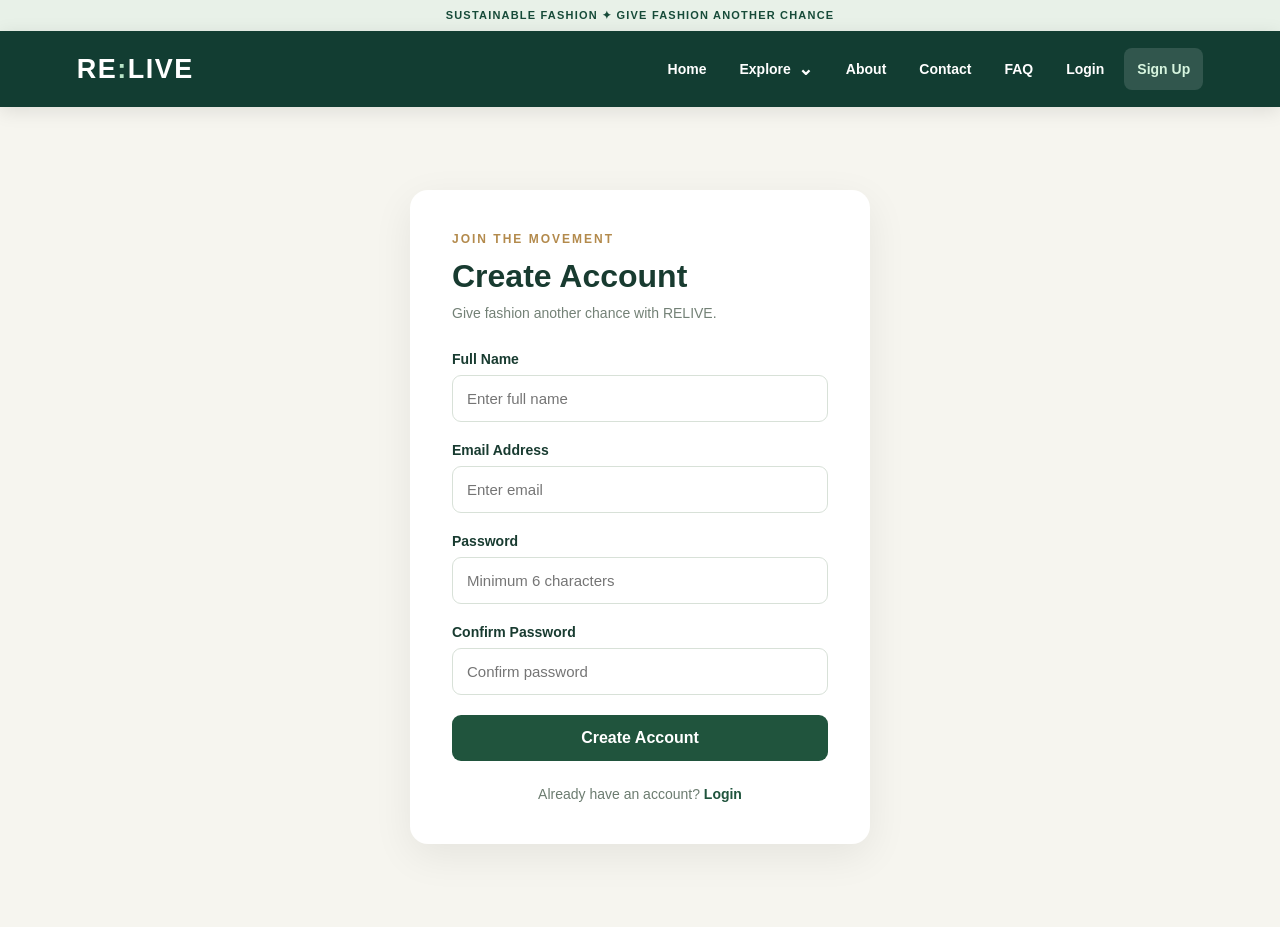
<file: signup.html>
<!DOCTYPE html>
<html lang="en">

<head>
  <meta charset="UTF-8">
  <meta name="viewport" content="width=device-width, initial-scale=1.0">

  <title>Sign Up | RELIVE</title>

  <!-- Signup Page CSS -->
  <link rel="stylesheet" href="auth.css">

  <!-- Common Navbar CSS -->
  <link rel="stylesheet" href="navbar.css">

  <!-- Signup JavaScript -->
  <script src="auth.js" defer></script>

  <!-- Common Navbar JavaScript -->
  <script src="navbar.js" defer></script>

  
<link rel="stylesheet" href="auth.css">
<link rel="stylesheet" href="navbar.css">
<link rel="stylesheet" href="animations.css">

<script src="auth.js" defer></script>
<script src="navbar.js" defer></script>
<script src="animations.js" defer></script>


</head>

<body data-page="signup">

  <!-- Common RE:LIVE Navbar -->
  <div id="reliveNavbar"></div>

  <!-- Signup Section -->
  <main class="auth-container">

    <div class="auth-card">

      <p class="eyebrow">
        JOIN THE MOVEMENT
      </p>

      <h1>Create Account</h1>

      <p class="subtitle">
        Give fashion another chance with RELIVE.
      </p>

      <!-- Signup Form -->
      <form id="signupForm">

        <label for="signupName">
          Full Name
        </label>

        <input
          type="text"
          id="signupName"
          name="name"
          placeholder="Enter full name"
          autocomplete="name"
          required
        >

        <label for="signupEmail">
          Email Address
        </label>

        <input
          type="email"
          id="signupEmail"
          name="email"
          placeholder="Enter email"
          autocomplete="email"
          required
        >

        <label for="signupPassword">
          Password
        </label>

        <input
          type="password"
          id="signupPassword"
          name="password"
          placeholder="Minimum 6 characters"
          minlength="6"
          autocomplete="new-password"
          required
        >

        <label for="confirmPassword">
          Confirm Password
        </label>

        <input
          type="password"
          id="confirmPassword"
          name="confirmPassword"
          placeholder="Confirm password"
          autocomplete="new-password"
          required
        >

        <!-- Signup Error Message -->
        <p
          id="signupError"
          class="error-message"
          role="alert"
          aria-live="polite"
        ></p>

        <button
          type="submit"
          class="primary-btn"
        >
          Create Account
        </button>

      </form>

      <!-- Login Link -->
      <p class="switch-text">
        Already have an account?
        <a href="login.html">Login</a>
      </p>

    </div>

  </main>

</body>

</html>
</file>
<file: about.css>
* {
  margin: 0;
  padding: 0;
  box-sizing: border-box;
}

html {
  scroll-behavior: smooth;
}

body {
  font-family: Arial, Helvetica, sans-serif;
  background: #f7f6f0;
  color: #1c3c2e;
  line-height: 1.7;
}

.navbar {
  display: flex;
  align-items: center;
  justify-content: space-between;
  gap: 20px;
  padding: 20px 7%;
  background: white;
  box-shadow: 0 2px 12px rgba(0,0,0,0.05);
}

.logo {
  font-size: 30px;
  font-weight: 800;
  letter-spacing: -1.5px;
  text-decoration: none;
  color: #183b30;
  white-space: nowrap;
}

.logo span,
footer span {
  color: #d6ad6b;
}

nav {
  display: flex;
  gap: 22px;
  flex-wrap: wrap;
}

nav a {
  color: #385343;
  font-size: 14px;
  font-weight: 600;
  text-decoration: none;
}

nav a:hover,
nav a.active {
  color: #b58a4b;
}

.container {
  max-width: 1150px;
  margin: auto;
  padding: 0 22px;
}

.section {
  padding: 85px 0;
}

.eyebrow {
  color: #bc9255;
  font-size: 12px;
  font-weight: bold;
  letter-spacing: 2.5px;
  margin-bottom: 14px;
}

.hero {
  background: linear-gradient(135deg, #123a2a, #397957);
  text-align: center;
  color: white;
  padding: 110px 20px;
}

.hero .eyebrow,
.cta-section .eyebrow {
  color: #e7c98e;
}

.hero h1 {
  font-size: clamp(34px, 5vw, 54px);
  line-height: 1.2;
  max-width: 850px;
  margin: 0 auto 20px;
}

.hero > p:not(.eyebrow) {
  max-width: 650px;
  margin: 0 auto 30px;
  color: #e2eee5;
}

.btn {
  display: inline-block;
  padding: 14px 26px;
  border-radius: 8px;
  font-weight: bold;
  text-decoration: none;
  transition: 0.2s;
}

.btn-gold {
  background: #e4c28b;
  color: #183b30;
}

.btn-gold:hover {
  background: #f2d7a8;
  transform: translateY(-2px);
}

.intro {
  text-align: center;
}

.intro h2,
.section-heading h2 {
  font-size: clamp(28px, 4vw, 38px);
  margin-bottom: 15px;
}

.intro-text {
  max-width: 800px;
  margin: auto;
  color: #65786b;
  font-size: 17px;
}

.mission-section {
  background: #edf3eb;
}

.two-column {
  display: grid;
  grid-template-columns: repeat(2, minmax(0, 1fr));
  gap: 25px;
}

.info-card {
  background: white;
  padding: 40px;
  border-radius: 16px;
  border: 1px solid #e0e9df;
  box-shadow: 0 6px 22px rgba(0,0,0,0.04);
}

.card-icon {
  font-size: 45px;
  margin-bottom: 20px;
}

.info-card h2 {
  font-size: 27px;
  margin-bottom: 14px;
}

.info-card p {
  color: #68796d;
}

.section-heading {
  text-align: center;
  margin-bottom: 40px;
}

.section-heading > p:last-child {
  color: #718174;
}

.four-r-grid {
  display: grid;
  grid-template-columns: repeat(4, minmax(0, 1fr));
  gap: 20px;
}

.r-card {
  background: white;
  padding: 28px 23px;
  border: 1px solid #e3ebe2;
  border-radius: 15px;
  transition: 0.2s;
}

.r-card:hover {
  transform: translateY(-5px);
  box-shadow: 0 10px 25px rgba(0,0,0,0.06);
}

.r-icon {
  font-size: 39px;
  margin-bottom: 15px;
}

.r-card h3 {
  font-size: 22px;
  margin-bottom: 10px;
}

.r-card p {
  color: #728174;
  font-size: 14px;
  margin-bottom: 18px;
}

.r-card a {
  color: #236544;
  font-size: 14px;
  font-weight: bold;
  text-decoration: none;
}

.objectives-section {
  background: #edf3eb;
}

.objectives-grid {
  display: grid;
  grid-template-columns: repeat(2, minmax(0, 1fr));
  gap: 17px;
}

.objective {
  padding: 20px 24px;
  background: white;
  border-radius: 10px;
  border: 1px solid #e0e9df;
  font-weight: 600;
  color: #31533c;
}

.cta-section {
  background: linear-gradient(135deg, #143d2d, #286344);
  text-align: center;
  color: white;
  padding: 85px 20px;
}

.cta-section h2 {
  font-size: clamp(30px, 4vw, 42px);
  margin-bottom: 15px;
}

.cta-section p:not(.eyebrow) {
  color: #dcebe0;
  max-width: 650px;
  margin: 0 auto 28px;
}

footer {
  background: #102e22;
  text-align: center;
  padding: 45px 20px;
  color: #e7eee8;
}

footer h2 {
  font-size: 30px;
  margin-bottom: 8px;
}

footer p {
  font-size: 13px;
  margin-top: 7px;
}

.copyright {
  opacity: 0.7;
  margin-top: 22px;
}

@media (max-width: 950px) {
  .four-r-grid {
    grid-template-columns: repeat(2, minmax(0, 1fr));
  }
}

@media (max-width: 650px) {
  .navbar {
    flex-direction: column;
  }

  nav {
    justify-content: center;
    gap: 14px;
  }

  .hero {
    padding: 75px 18px;
  }

  .section {
    padding: 55px 0;
  }

  .two-column,
  .four-r-grid,
  .objectives-grid {
    grid-template-columns: 1fr;
  }

  .info-card {
    padding: 28px;
  }
}
</file>
<file: navbar.css>
/* ===== RELIVE SHARED NAVBAR ===== */

#reliveNavbar {
  position: relative;
  z-index: 1000;
  font-family: Arial, Helvetica, sans-serif;
}

#reliveNavbar *,
#reliveNavbar *::before,
#reliveNavbar *::after {
  box-sizing: border-box;
}

.relive-announcement {
  background: #e8f1e8;
  color: #174b39;
  text-align: center;
  padding: 9px 12px;
  font-size: 11px;
  font-weight: 700;
  letter-spacing: 1.2px;
}

.relive-navbar {
  position: relative;
  width: 100%;
  min-height: 76px;
  padding: 0 6%;
  display: flex;
  align-items: center;
  justify-content: space-between;
  gap: 24px;
  background: #123d32;
  color: #ffffff;
  box-shadow: 0 4px 18px rgba(0, 0, 0, 0.10);
}

.relive-logo {
  color: #ffffff;
  text-decoration: none;
  font-size: 27px;
  font-weight: 800;
  letter-spacing: 1.5px;
  white-space: nowrap;
}

.relive-logo span {
  color: #b7e4c7;
}

.relive-nav-links {
  display: flex;
  align-items: center;
  justify-content: flex-end;
  gap: 7px;
}

.relive-nav-links > a,
.relive-dropdown-toggle,
.relive-logout-btn {
  display: inline-flex;
  align-items: center;
  justify-content: center;
  min-height: 42px;
  padding: 10px 13px;
  border: none;
  border-radius: 8px;
  background: transparent;
  color: #ffffff;
  font-family: inherit;
  font-size: 14px;
  font-weight: 600;
  text-decoration: none;
  white-space: nowrap;
  cursor: pointer;
  transition: background 0.2s ease, color 0.2s ease;
}

.relive-nav-links > a:hover,
.relive-dropdown-toggle:hover,
.relive-logout-btn:hover,
.relive-nav-links > a.active {
  background: rgba(255, 255, 255, 0.13);
  color: #d7f5df;
}

.relive-dropdown {
  position: relative;
}

.relive-dropdown-toggle {
  gap: 7px;
}

.relive-arrow {
  display: inline-block;
  font-size: 18px;
  transition: transform 0.2s ease;
}

.relive-dropdown.dropdown-open .relive-arrow {
  transform: rotate(180deg);
}

/* Dropdown menu */

.relive-dropdown-menu {
  display: none;
  position: absolute;
  top: calc(100% + 8px);
  left: 0;
  width: 290px;
  padding: 9px;
  background: #ffffff;
  border: 1px solid #e0e9e3;
  border-radius: 14px;
  box-shadow: 0 14px 35px rgba(12, 44, 33, 0.20);
  z-index: 2000;
}

.relive-dropdown.dropdown-open .relive-dropdown-menu {
  display: block;
}

.relive-dropdown-menu a {
  display: flex;
  align-items: center;
  gap: 13px;
  padding: 12px;
  border-radius: 9px;
  color: #183d31;
  text-decoration: none;
  transition: background 0.2s ease;
}

.relive-dropdown-menu a:hover,
.relive-dropdown-menu a.active {
  background: #edf7ef;
}

.relive-menu-icon {
  width: 42px;
  height: 42px;
  flex-shrink: 0;
  display: flex;
  align-items: center;
  justify-content: center;
  border-radius: 10px;
  background: #e5f3e8;
  font-size: 22px;
}

.relive-menu-text {
  display: flex;
  flex-direction: column;
  gap: 4px;
}

.relive-menu-text strong {
  color: #174b39;
  font-size: 14px;
}

.relive-menu-text small {
  color: #68786e;
  font-size: 12px;
  line-height: 1.4;
}

.relive-logout-btn {
  background: #d7eee0;
  color: #174b39;
}

.relive-logout-btn:hover {
  background: #ffffff;
  color: #174b39;
}

/* Hamburger button: hidden on desktop */

.relive-mobile-toggle {
  display: none;
  border: 1px solid rgba(255, 255, 255, 0.3);
  border-radius: 8px;
  background: transparent;
  color: #ffffff;
  font-size: 25px;
  width: 44px;
  height: 42px;
  cursor: pointer;
  align-items: center;
  justify-content: center;
}

/* Tablet and mobile */

@media (max-width: 900px) {
  .relive-navbar {
    min-height: 72px;
    padding: 14px 5%;
    flex-direction: row;
    align-items: center;
    flex-wrap: wrap;
    gap: 12px;
  }

  .relive-mobile-toggle {
    display: inline-flex;
    margin-left: auto;
  }

  .relive-nav-links {
    display: none;
    flex-direction: column;
    align-items: stretch;
    justify-content: flex-start;
    width: 100%;
    gap: 5px;
    padding: 12px 0 5px;
    border-top: 1px solid rgba(255, 255, 255, 0.15);
  }

  .relive-nav-links.mobile-open {
    display: flex;
  }

  .relive-nav-links > a,
  .relive-dropdown-toggle,
  .relive-logout-btn {
    display: flex;
    width: 100%;
    min-height: 44px;
    justify-content: flex-start;
    padding: 12px 14px;
    text-align: left;
  }

  .relive-dropdown {
    width: 100%;
  }

  .relive-dropdown-toggle {
    justify-content: space-between;
  }

  .relive-dropdown-menu {
    position: static;
    width: 100%;
    margin-top: 5px;
    box-shadow: none;
    border-radius: 10px;
  }
}

/* Small mobile screens */

@media (max-width: 480px) {
  .relive-announcement {
    font-size: 9px;
    letter-spacing: 0.7px;
    padding: 8px 5px;
  }

  .relive-logo {
    font-size: 24px;
  }

  .relive-navbar {
    padding: 13px 4%;
  }

  .relive-dropdown-menu a {
    padding: 10px;
  }
}
</file>
<file: animations.css>
/* ======================================
   RE:LIVE - Premium Website Animations
   ====================================== */

/* Smooth Scrolling */
html {
  scroll-behavior: smooth;
}

/* Respect reduced-motion preferences */
@media (prefers-reduced-motion: no-preference) {

  /* Reveal animation */
  .relive-reveal {
    opacity: 0;
    transform: translateY(28px);
    transition:
      opacity 0.75s ease,
      transform 0.75s ease;
  }

  .relive-reveal.relive-visible {
    opacity: 1;
    transform: translateY(0);
  }

  /* Card hover effect */
  .info-card,
  .r-card,
  .stat-card,
  .action-card,
  .objective {
    transition:
      transform 0.3s ease,
      box-shadow 0.3s ease;
  }

  .info-card:hover,
  .r-card:hover,
  .stat-card:hover,
  .action-card:hover {
    transform: translateY(-6px);
    box-shadow: 0 14px 35px rgba(0, 0, 0, 0.12);
  }

  /* Button hover effect */
  .btn,
  .btn-gold,
  .submit-btn,
  .hero-btn,
  .contact-btn {
    transition:
      transform 0.25s ease,
      box-shadow 0.25s ease;
  }

  .btn:hover,
  .btn-gold:hover,
  .submit-btn:hover,
  .hero-btn:hover,
  .contact-btn:hover {
    transform: translateY(-3px);
    box-shadow: 0 8px 22px rgba(0, 0, 0, 0.15);
  }

}

/* Accessible keyboard focus */
a:focus-visible,
button:focus-visible,
input:focus-visible,
select:focus-visible,
textarea:focus-visible {
  outline: 3px solid #c9a44c;
  outline-offset: 3px;
}

/* Reduced motion */
@media (prefers-reduced-motion: reduce) {
  html {
    scroll-behavior: auto;
  }

  .relive-reveal {
    opacity: 1;
    transform: none;
    transition: none;
  }
}
</file>
<file: admin.css>
* {
  margin: 0;
  padding: 0;
  box-sizing: border-box;
}

body {
  font-family: Arial, Helvetica, sans-serif;
  background: #f5f7f2;
  color: #1c3d2d;
  line-height: 1.6;
}

button,
input,
select {
  font-family: inherit;
}

button {
  cursor: pointer;
}

[hidden] {
  display: none !important;
}

.admin-layout {
  display: flex;
  min-height: 100vh;
}

.sidebar {
  width: 255px;
  background: #123728;
  color: white;
  padding: 30px 20px;
  display: flex;
  flex-direction: column;
  flex-shrink: 0;
}

.logo {
  color: white;
  text-decoration: none;
  font-size: 30px;
  font-weight: 800;
  letter-spacing: -1.5px;
  padding-left: 12px;
}

.logo span {
  color: #e2bd80;
}

.sidebar-subtitle {
  color: #b8cbbd;
  font-size: 11px;
  letter-spacing: 3px;
  padding-left: 12px;
  margin-top: 5px;
  margin-bottom: 45px;
}

.sidebar-nav {
  display: flex;
  flex-direction: column;
  gap: 10px;
}

.nav-btn {
  border: none;
  background: transparent;
  color: #d7e4d9;
  text-align: left;
  padding: 15px;
  border-radius: 10px;
  font-size: 14px;
  display: flex;
  align-items: center;
  gap: 12px;
  width: 100%;
}

.nav-btn > span:first-child {
  font-size: 20px;
}

.nav-btn:hover,
.nav-btn.active {
  background: #285940;
  color: white;
}

.unread-badge {
  margin-left: auto;
  background: #e2bd80;
  color: #153829;
  border-radius: 20px;
  padding: 2px 8px;
  font-size: 11px;
  font-weight: bold;
}

.sidebar-bottom {
  margin-top: auto;
  padding: 25px 12px 0;
}

.sidebar-bottom a {
  color: #d9e7dc;
  font-size: 14px;
  text-decoration: none;
}

.main-content {
  flex: 1;
  min-width: 0;
  padding: 35px 45px;
}

.topbar {
  display: flex;
  justify-content: space-between;
  align-items: center;
  gap: 15px;
  margin-bottom: 35px;
}

.eyebrow {
  color: #b38b4d;
  font-size: 11px;
  font-weight: bold;
  letter-spacing: 2px;
  margin-bottom: 8px;
}

.topbar h1 {
  font-size: 30px;
}

.admin-avatar {
  width: 46px;
  height: 46px;
  border-radius: 50%;
  background: #20543d;
  color: white;
  display: grid;
  place-items: center;
  font-weight: bold;
}

.welcome-card {
  background: linear-gradient(135deg, #174330, #347552);
  color: white;
  border-radius: 17px;
  padding: 35px;
  display: flex;
  justify-content: space-between;
  align-items: center;
  gap: 20px;
  margin-bottom: 28px;
}

.welcome-card .eyebrow {
  color: #e5c58c;
}

.welcome-card h2 {
  font-size: 27px;
  margin-bottom: 10px;
}

.welcome-card p:not(.eyebrow) {
  color: #dfebe2;
}

.welcome-icon {
  font-size: 60px;
}

.stats-grid {
  display: grid;
  grid-template-columns: repeat(3, minmax(0, 1fr));
  gap: 20px;
  margin-bottom: 35px;
}

.stat-card {
  background: white;
  border: 1px solid #e3eae1;
  border-radius: 14px;
  padding: 25px;
}

.stat-card p {
  color: #6b7c70;
  font-size: 14px;
}

.stat-card h2 {
  font-size: 35px;
  margin: 10px 0;
  color: #20543d;
}

.stat-card span {
  color: #8b988d;
  font-size: 12px;
}

.quick-actions {
  background: white;
  border: 1px solid #e3eae1;
  padding: 28px;
  border-radius: 15px;
}

.quick-actions h2 {
  margin-bottom: 20px;
}

.quick-action-grid {
  display: grid;
  grid-template-columns: repeat(2, minmax(0, 1fr));
  gap: 18px;
}

.action-card {
  background: #f8fbf6;
  border: 1px solid #e1e9de;
  border-radius: 12px;
  padding: 25px;
  text-align: left;
  display: flex;
  flex-direction: column;
  gap: 8px;
  color: #1c3d2d;
}

.action-card:hover {
  border-color: #347552;
  background: #edf5eb;
}

.action-card span {
  font-size: 30px;
}

.action-card strong {
  font-size: 17px;
}

.action-card small {
  color: #748476;
}

.section-header {
  display: flex;
  justify-content: space-between;
  align-items: center;
  gap: 15px;
  margin-bottom: 25px;
}

.section-header h2 {
  font-size: 24px;
}

.section-header p {
  color: #79887b;
  font-size: 14px;
}

.refresh-btn {
  background: #20543d;
  color: white;
  border: none;
  border-radius: 8px;
  padding: 12px 20px;
  font-weight: bold;
}

.filter-bar {
  display: flex;
  gap: 15px;
  margin-bottom: 25px;
}

.filter-bar input,
.filter-bar select {
  padding: 13px 15px;
  border: 1px solid #dbe5da;
  border-radius: 9px;
  background: white;
  outline: none;
  font-size: 14px;
}

.filter-bar input {
  flex: 1;
  min-width: 0;
}

.filter-bar select {
  min-width: 160px;
}

.table-wrapper {
  overflow-x: auto;
  background: white;
  border-radius: 13px;
  border: 1px solid #e3eae1;
}

table {
  width: 100%;
  border-collapse: collapse;
  min-width: 850px;
}

th,
td {
  padding: 17px 15px;
  text-align: left;
  border-bottom: 1px solid #edf1eb;
  font-size: 13px;
  vertical-align: middle;
}

th {
  background: #edf4ec;
  color: #385843;
  font-weight: bold;
}

td {
  overflow-wrap: anywhere;
}

td small {
  display: block;
  color: #829184;
}

.status-badge {
  display: inline-block;
  border-radius: 25px;
  padding: 6px 11px;
  font-size: 12px;
  font-weight: bold;
}

.status-pending,
.status-new {
  background: #fff0d3;
  color: #986b11;
}

.status-approved,
.status-read {
  background: #ddf3e2;
  color: #247542;
}

.status-rejected {
  background: #fde4e4;
  color: #a93434;
}

.action-buttons {
  display: flex;
  flex-wrap: wrap;
  gap: 7px;
}

.small-btn {
  padding: 8px 11px;
  border: none;
  border-radius: 7px;
  font-size: 12px;
  font-weight: bold;
}

.approve-btn,
.read-btn {
  background: #e0f2e3;
  color: #1c7040;
}

.reject-btn,
.delete-btn {
  background: #fce7e7;
  color: #a83232;
}

.view-btn {
  background: #e4eee8;
  color: #20543d;
}

.small-btn:hover {
  filter: brightness(0.95);
}

.empty-text {
  text-align: center;
  padding: 30px;
  color: #758477;
}

.message-stats {
  display: grid;
  grid-template-columns: repeat(3, minmax(0, 1fr));
  gap: 16px;
  margin-bottom: 25px;
}

.message-stats > div {
  background: white;
  border: 1px solid #e3eae1;
  border-radius: 12px;
  padding: 20px;
}

.message-stats span {
  display: block;
  font-size: 13px;
  color: #778678;
}

.message-stats strong {
  display: block;
  font-size: 30px;
  color: #20543d;
  margin-top: 6px;
}

.messages-list {
  display: grid;
  gap: 16px;
}

.message-card {
  background: white;
  border: 1px solid #e3eae1;
  border-radius: 14px;
  padding: 24px;
}

.message-card.unread {
  border-left: 5px solid #d8ad69;
}

.message-top {
  display: flex;
  justify-content: space-between;
  align-items: start;
  gap: 15px;
  margin-bottom: 15px;
}

.message-top h3 {
  font-size: 18px;
  margin-bottom: 5px;
}

.message-top p {
  font-size: 13px;
  color: #7c8b7f;
}

.message-subject {
  font-size: 15px;
  font-weight: bold;
  margin-bottom: 8px;
}

.message-preview {
  color: #6e7f71;
  font-size: 14px;
  margin-bottom: 18px;
  overflow-wrap: anywhere;
}

.message-actions {
  display: flex;
  gap: 10px;
  flex-wrap: wrap;
}

.empty-state {
  text-align: center;
  background: white;
  border: 1px solid #e3eae1;
  border-radius: 14px;
  padding: 50px 20px;
}

.empty-icon {
  font-size: 45px;
  color: #a6bba9;
  margin-bottom: 12px;
}

.empty-state p {
  color: #819083;
  margin-top: 8px;
}

.modal {
  position: fixed;
  inset: 0;
  z-index: 1000;
  background: rgba(8, 30, 18, 0.72);
  display: flex;
  align-items: center;
  justify-content: center;
  padding: 20px;
}

.modal-content {
  position: relative;
  width: 100%;
  max-width: 600px;
  max-height: 85vh;
  overflow-y: auto;
  background: white;
  border-radius: 15px;
  padding: 35px;
}

.modal-close {
  position: absolute;
  top: 12px;
  right: 20px;
  border: none;
  background: transparent;
  font-size: 30px;
  color: #365843;
}

.modal-content h2 {
  margin-bottom: 20px;
  padding-right: 25px;
}

.modal-detail {
  padding: 12px 0;
  border-bottom: 1px solid #e9eee7;
}

.modal-detail strong {
  display: block;
  color: #7a8a7d;
  font-size: 12px;
  margin-bottom: 5px;
}

.modal-detail span {
  overflow-wrap: anywhere;
  white-space: pre-wrap;
}

@media (max-width: 1050px) {
  .stats-grid {
    grid-template-columns: repeat(2, minmax(0, 1fr));
  }

  .main-content {
    padding: 30px 25px;
  }
}

@media (max-width: 750px) {
  .admin-layout {
    flex-direction: column;
  }

  .sidebar {
    width: 100%;
    padding: 20px;
  }

  .sidebar-subtitle {
    margin-bottom: 18px;
  }

  .sidebar-nav {
    flex-direction: row;
    overflow-x: auto;
  }

  .nav-btn {
    width: auto;
    min-width: max-content;
  }

  .sidebar-bottom {
    margin-top: 10px;
    padding: 10px 12px 0;
  }

  .main-content {
    padding: 25px 15px;
  }

  .welcome-card {
    padding: 25px;
  }

  .welcome-icon {
    display: none;
  }

  .quick-action-grid {
    grid-template-columns: 1fr;
  }

  .filter-bar {
    flex-direction: column;
  }

  .filter-bar select {
    width: 100%;
  }
}

@media (max-width: 480px) {
  .stats-grid,
  .message-stats {
    grid-template-columns: 1fr;
  }

  .topbar h1 {
    font-size: 24px;
  }

  .welcome-card h2 {
    font-size: 22px;
  }

  .modal-content {
    padding: 30px 20px;
  }
}
</file>
<file: contact.css>
* {
  margin: 0;
  padding: 0;
  box-sizing: border-box;
}

body {
  font-family: Arial, Helvetica, sans-serif;
  background: #f7f6f0;
  color: #1c3c2e;
  line-height: 1.6;
}

.navbar {
  display: flex;
  justify-content: space-between;
  align-items: center;
  gap: 20px;
  padding: 20px 7%;
  background: white;
  box-shadow: 0 2px 12px rgba(0,0,0,0.05);
}

.logo {
  font-size: 30px;
  font-weight: 800;
  letter-spacing: -1.5px;
  color: #183b30;
  text-decoration: none;
  white-space: nowrap;
}

.logo span,
footer span {
  color: #d6ad6b;
}

nav {
  display: flex;
  gap: 22px;
  flex-wrap: wrap;
}

nav a {
  color: #385343;
  font-size: 14px;
  font-weight: 600;
  text-decoration: none;
}

nav a:hover,
nav a.active {
  color: #b58a4b;
}

.hero {
  background: linear-gradient(135deg, #123a2a, #397957);
  text-align: center;
  color: white;
  padding: 90px 20px;
}

.eyebrow {
  color: #bc9255;
  font-size: 12px;
  font-weight: bold;
  letter-spacing: 2.5px;
  margin-bottom: 14px;
}

.hero .eyebrow {
  color: #e7c98e;
}

.hero h1 {
  font-size: clamp(34px, 5vw, 52px);
  margin-bottom: 15px;
}

.hero > p:not(.eyebrow) {
  max-width: 650px;
  margin: auto;
  color: #e2eee5;
}

.container {
  max-width: 1180px;
  margin: auto;
  padding: 85px 22px;
}

.contact-grid {
  display: grid;
  grid-template-columns: 0.9fr 1.1fr;
  gap: 60px;
  align-items: start;
}

.contact-info h2 {
  font-size: 36px;
  line-height: 1.3;
  margin-bottom: 20px;
}

.info-description {
  color: #6e7e72;
  margin-bottom: 35px;
}

.info-item {
  display: flex;
  align-items: flex-start;
  gap: 18px;
  margin-bottom: 30px;
}

.info-icon {
  width: 52px;
  height: 52px;
  background: #e3efe3;
  color: #20543d;
  border-radius: 12px;
  display: flex;
  justify-content: center;
  align-items: center;
  font-size: 24px;
  flex-shrink: 0;
}

.info-item h3 {
  font-size: 17px;
  margin-bottom: 5px;
}

.info-item p {
  color: #78877b;
  font-size: 14px;
}

.about-link {
  display: inline-block;
  margin-top: 10px;
  color: #20543d;
  font-weight: bold;
  text-decoration: none;
}

.form-card {
  background: white;
  border-radius: 18px;
  padding: 40px;
  border: 1px solid #e3ebe2;
  box-shadow: 0 10px 35px rgba(0,0,0,0.05);
}

.form-card h2 {
  font-size: 30px;
  margin-bottom: 10px;
}

.form-description {
  color: #78877b;
  margin-bottom: 28px;
}

.form-row {
  display: grid;
  grid-template-columns: 1fr 1fr;
  gap: 18px;
}

.form-group {
  margin-bottom: 22px;
}

label {
  display: block;
  font-size: 14px;
  font-weight: 600;
  margin-bottom: 8px;
}

input,
select,
textarea {
  width: 100%;
  padding: 14px 15px;
  border: 1px solid #dce5dc;
  border-radius: 9px;
  background: #fbfcfa;
  color: #1c3c2e;
  font-family: inherit;
  font-size: 14px;
  outline: none;
}

input:focus,
select:focus,
textarea:focus {
  border-color: #397d56;
  box-shadow: 0 0 0 3px rgba(57,125,86,0.1);
}

textarea {
  resize: vertical;
}

.submit-btn {
  width: 100%;
  padding: 15px;
  background: #20543d;
  color: white;
  border: none;
  border-radius: 9px;
  font-size: 16px;
  font-weight: bold;
  cursor: pointer;
}

.submit-btn:hover {
  background: #143c2b;
}

.success-message {
  text-align: center;
  padding: 35px 10px;
}

.success-message[hidden] {
  display: none;
}

.success-icon {
  width: 75px;
  height: 75px;
  background: #e0f2e4;
  color: #237344;
  border-radius: 50%;
  font-size: 44px;
  font-weight: bold;
  margin: 0 auto 20px;
}

.success-message h2 {
  margin-bottom: 12px;
}

.success-message p {
  color: #6e7e72;
  margin-bottom: 20px;
}

#messageReference {
  font-weight: bold;
  color: #20543d;
  overflow-wrap: anywhere;
}

.bottom-cta {
  background: #e7efe5;
  text-align: center;
  padding: 65px 20px;
}

.bottom-cta h2 {
  font-size: 32px;
  margin-bottom: 10px;
}

.bottom-cta p {
  color: #718174;
  margin-bottom: 25px;
}

.bottom-cta a {
  display: inline-block;
  padding: 13px 25px;
  background: #20543d;
  color: white;
  border-radius: 8px;
  text-decoration: none;
  font-weight: bold;
}

footer {
  background: #153a2c;
  text-align: center;
  padding: 40px 20px;
  color: white;
}

footer h2 {
  font-size: 30px;
  margin-bottom: 8px;
}

@media (max-width: 850px) {
  .contact-grid {
    grid-template-columns: 1fr;
    gap: 40px;
  }
}

@media (max-width: 650px) {
  .navbar {
    flex-direction: column;
  }

  nav {
    justify-content: center;
    gap: 14px;
  }

  .container {
    padding: 50px 16px;
  }

  .form-card {
    padding: 28px 20px;
  }

  .form-row {
    grid-template-columns: 1fr;
    gap: 0;
  }

  .hero {
    padding: 70px 18px;
  }

  .contact-info h2 {
    font-size: 29px;
  }
}
</file>
<file: auth.css>
* {
  margin: 0;
  padding: 0;
  box-sizing: border-box;
}

body {
  font-family: Arial, Helvetica, sans-serif;
  background: #f6f5ef;
  color: #183b30;
  min-height: 100vh;
}

.navbar {
  background: white;
  padding: 20px 7%;
  display: flex;
  align-items: center;
  justify-content: space-between;
  box-shadow: 0 2px 12px rgba(0,0,0,0.05);
}

.logo {
  font-size: 30px;
  font-weight: 800;
  letter-spacing: -1.5px;
  text-decoration: none;
  color: #183b30;
}

.logo span {
  color: #d6ad6b;
}

.back-link {
  color: #20543d;
  text-decoration: none;
  font-weight: 600;
  font-size: 14px;
}

.auth-container {
  min-height: calc(100vh - 80px);
  display: flex;
  justify-content: center;
  align-items: center;
  padding: 40px 20px;
}

.auth-card {
  width: 100%;
  max-width: 460px;
  background: white;
  padding: 42px;
  border-radius: 18px;
  box-shadow: 0 12px 40px rgba(0,0,0,0.07);
}

.eyebrow {
  font-size: 12px;
  color: #b38a4c;
  font-weight: bold;
  letter-spacing: 2px;
  margin-bottom: 12px;
}

.auth-card h1 {
  font-size: 32px;
  margin-bottom: 10px;
}

.subtitle {
  color: #738176;
  margin-bottom: 30px;
  font-size: 14px;
}

label {
  display: block;
  font-weight: 600;
  font-size: 14px;
  margin-bottom: 8px;
}

input {
  width: 100%;
  padding: 14px;
  margin-bottom: 20px;
  border: 1px solid #d8e1d8;
  border-radius: 9px;
  outline: none;
  font-size: 15px;
}

input:focus {
  border-color: #2f7652;
  box-shadow: 0 0 0 3px rgba(47,118,82,0.1);
}

.primary-btn,
.logout-btn {
  border: none;
  background: #20543d;
  color: white;
  padding: 14px 20px;
  border-radius: 9px;
  font-weight: bold;
  cursor: pointer;
}

.primary-btn {
  width: 100%;
  font-size: 16px;
}

.primary-btn:hover,
.logout-btn:hover {
  background: #143b2a;
}

.switch-text {
  margin-top: 25px;
  text-align: center;
  font-size: 14px;
  color: #6c7c70;
}

.switch-text a {
  color: #20543d;
  font-weight: bold;
  text-decoration: none;
}

.error-message {
  color: #ba3333;
  font-size: 13px;
  margin-bottom: 12px;
}

.error-message:empty {
  display: none;
}

.user-dashboard {
  max-width: 1100px;
  margin: 65px auto;
  padding: 0 20px;
}

.user-dashboard h1 {
  font-size: 38px;
  margin-bottom: 10px;
}

.user-dashboard > p:not(.eyebrow) {
  color: #738176;
}

.dashboard-grid {
  display: grid;
  grid-template-columns: repeat(2, 1fr);
  gap: 25px;
  margin-top: 35px;
}

.feature-card {
  display: block;
  padding: 35px;
  background: white;
  border: 1px solid #e2e9e1;
  border-radius: 15px;
  color: #183b30;
  text-decoration: none;
  transition: 0.2s;
}

.feature-card:hover {
  transform: translateY(-4px);
  box-shadow: 0 10px 25px rgba(0,0,0,0.06);
}

.feature-card span {
  font-size: 34px;
}

.feature-card h2 {
  margin: 15px 0 10px;
}

.feature-card p {
  color: #738176;
  font-size: 14px;
}

@media (max-width: 650px) {
  .auth-card {
    padding: 28px 22px;
  }

  .dashboard-grid {
    grid-template-columns: 1fr;
  }

  .user-dashboard h1 {
    font-size: 30px;
  }
}
</file>
<file: donate.css>
/* ====================================
   RE:LIVE - DONATE PAGE
   ==================================== */

:root {
  --donate-green: #163c30;
  --donate-green-dark: #0d2c23;
  --donate-gold: #c6a15b;
  --donate-cream: #f8f6ef;
  --donate-text: #263c32;
  --donate-muted: #6d786f;
  --donate-border: #e0e5dd;
}

* {
  box-sizing: border-box;
}

html {
  scroll-behavior: smooth;
}

body {
  margin: 0;
  font-family: "Segoe UI", Arial, sans-serif;
  background: var(--donate-cream);
  color: var(--donate-text);
  line-height: 1.6;
}

body [hidden] {
  display: none !important;
}

.donate-hero {
  min-height: 480px;
  display: flex;
  align-items: center;
  justify-content: center;
  padding: 95px 24px;
  background:
    radial-gradient(circle at 85% 20%, rgba(198,161,91,.15), transparent 35%),
    linear-gradient(135deg, #103126, #205440);
  color: white;
  text-align: center;
}

.hero-content {
  max-width: 850px;
}

.eyebrow {
  display: inline-block;
  font-size: 12px;
  font-weight: 800;
  letter-spacing: 2.5px;
  text-transform: uppercase;
  color: var(--donate-gold);
}

.donate-hero h1 {
  margin: 18px 0;
  font-size: clamp(40px, 6vw, 70px);
  line-height: 1.12;
  letter-spacing: -1.5px;
}

.donate-hero h1 em {
  color: #e3c88c;
  font-style: normal;
}

.donate-hero p {
  max-width: 620px;
  margin: 0 auto 30px;
  color: #e4eee8;
  font-size: 17px;
}

.hero-button,
.bottom-cta a {
  display: inline-block;
  padding: 14px 28px;
  background: var(--donate-gold);
  color: #142d24;
  text-decoration: none;
  border-radius: 7px;
  font-weight: 800;
  transition: transform .2s, background .2s;
}

.hero-button:hover,
.bottom-cta a:hover {
  transform: translateY(-3px);
  background: #dfbd7d;
}

.donate-intro {
  max-width: 1200px;
  margin: auto;
  padding: 85px 24px;
  text-align: center;
}

.donate-intro h2,
.donation-info h2,
.bottom-cta h2 {
  font-size: clamp(29px, 4vw, 43px);
  line-height: 1.2;
  margin: 12px 0 20px;
}

.donate-intro > p {
  max-width: 700px;
  margin: 0 auto 35px;
  color: var(--donate-muted);
}

.benefits-grid {
  display: grid;
  grid-template-columns: repeat(3, minmax(0, 1fr));
  gap: 22px;
  margin-top: 40px;
}

.benefit-card {
  padding: 32px 25px;
  background: white;
  border: 1px solid var(--donate-border);
  border-radius: 16px;
  box-shadow: 0 8px 30px rgba(14, 43, 30, .04);
  transition: transform .25s, box-shadow .25s;
}

.benefit-card:hover {
  transform: translateY(-6px);
  box-shadow: 0 16px 35px rgba(14, 43, 30, .1);
}

.benefit-icon {
  font-size: 38px;
  margin-bottom: 12px;
}

.benefit-card h3 {
  margin: 0 0 8px;
  color: var(--donate-green);
}

.benefit-card p {
  margin: 0;
  color: var(--donate-muted);
}

.donation-section {
  padding: 90px 24px;
  background: #edf1e9;
  scroll-margin-top: 90px;
}

.donation-layout {
  max-width: 1200px;
  margin: auto;
  display: grid;
  grid-template-columns: .9fr 1.1fr;
  gap: 60px;
  align-items: start;
}

.donation-info {
  padding-top: 25px;
}

.donation-info > p {
  color: var(--donate-muted);
  margin-bottom: 32px;
}

.donation-steps {
  display: grid;
  gap: 25px;
}

.step-item {
  display: flex;
  align-items: flex-start;
  gap: 17px;
}

.step-item > span {
  width: 47px;
  height: 47px;
  flex-shrink: 0;
  display: grid;
  place-items: center;
  background: var(--donate-green);
  color: white;
  font-weight: 800;
  border-radius: 12px;
}

.step-item h3 {
  margin: 0 0 4px;
  font-size: 18px;
}

.step-item p {
  margin: 0;
  color: var(--donate-muted);
}

.donation-note {
  margin-top: 38px;
  padding: 22px;
  background: #dfe9dd;
  border-left: 4px solid var(--donate-green);
  border-radius: 8px;
}

.donation-note p {
  margin: 5px 0 0;
  color: #536457;
}

.form-card {
  padding: 38px;
  background: white;
  border-radius: 18px;
  box-shadow: 0 20px 55px rgba(12, 46, 30, .09);
}

.form-card h2 {
  margin: 10px 0 8px;
  color: var(--donate-green);
  font-size: 32px;
}

.form-subtitle {
  margin: 0 0 28px;
  color: var(--donate-muted);
}

.form-row {
  display: grid;
  grid-template-columns: repeat(2, minmax(0, 1fr));
  gap: 18px;
}

.form-group {
  margin-bottom: 20px;
}

.form-group label {
  display: block;
  margin-bottom: 8px;
  font-size: 14px;
  font-weight: 700;
}

.form-group input,
.form-group select,
.form-group textarea {
  display: block;
  width: 100%;
  min-width: 0;
  padding: 13px 14px;
  border: 1px solid #d5ddd5;
  border-radius: 8px;
  background: #fcfdfb;
  color: #263c32;
  font: inherit;
  font-size: 14px;
  outline: none;
  transition: border-color .2s, box-shadow .2s;
}

.form-group textarea {
  resize: vertical;
}

.form-group input:focus,
.form-group select:focus,
.form-group textarea:focus {
  border-color: var(--donate-green);
  box-shadow: 0 0 0 3px rgba(22, 60, 48, .12);
}

.checkbox-row {
  display: flex;
  align-items: flex-start;
  gap: 12px;
  margin: 5px 0 22px;
  font-size: 13px;
  color: #536457;
  cursor: pointer;
}

.checkbox-row input {
  width: 17px;
  height: 17px;
  flex-shrink: 0;
  accent-color: var(--donate-green);
}

.form-error {
  padding: 12px;
  margin-bottom: 16px;
  border-radius: 7px;
  background: #fff0ef;
  color: #a92e2e;
  font-size: 14px;
}

.submit-btn {
  width: 100%;
  padding: 16px;
  border: 0;
  border-radius: 8px;
  background: var(--donate-green);
  color: white;
  font: inherit;
  font-weight: 800;
  cursor: pointer;
  transition: background .2s, transform .2s;
}

.submit-btn:hover {
  background: #245945;
  transform: translateY(-2px);
}

.submit-btn:disabled {
  opacity: .6;
  cursor: wait;
}

.success-message {
  padding: 35px 5px;
  text-align: center;
}

.success-icon {
  width: 76px;
  height: 76px;
  margin: 0 auto 20px;
  display: grid;
  place-items: center;
  border-radius: 50%;
  background: #e0efe4;
  color: #227744;
  font-size: 42px;
}

.success-message p {
  color: var(--donate-muted);
}

.reference-label {
  margin-bottom: 5px;
}

#donationReference {
  display: block;
  font-size: 22px;
  color: var(--donate-green);
  overflow-wrap: anywhere;
}

.success-actions {
  display: flex;
  flex-wrap: wrap;
  justify-content: center;
  gap: 12px;
  margin-top: 28px;
}

.view-btn,
.again-btn {
  display: inline-block;
  padding: 12px 18px;
  border: 0;
  border-radius: 7px;
  font: inherit;
  font-weight: 700;
  text-decoration: none;
  cursor: pointer;
}

.view-btn {
  background: var(--donate-green);
  color: white;
}

.again-btn {
  background: #e8eee8;
  color: var(--donate-green);
}

.bottom-cta {
  padding: 85px 24px;
  text-align: center;
  background: var(--donate-green);
  color: white;
}

.bottom-cta p {
  margin-bottom: 28px;
  color: #e0e9e3;
}

.donate-footer {
  padding: 45px 20px;
  background: var(--donate-green-dark);
  color: white;
  text-align: center;
}

.donate-footer h2 {
  margin: 0;
  font-size: 29px;
}

.donate-footer h2 span {
  color: var(--donate-gold);
}

.donate-footer p {
  margin: 7px 0;
  color: #dce6df;
}

.donate-footer small {
  display: block;
  margin-top: 18px;
  color: #aabbb0;
}

@media (max-width: 850px) {
  .donation-layout {
    grid-template-columns: 1fr;
    gap: 35px;
  }

  .benefits-grid {
    grid-template-columns: 1fr;
  }
}

@media (max-width: 600px) {
  .donate-hero {
    min-height: 400px;
    padding: 65px 20px;
  }

  .donate-intro,
  .donation-section {
    padding: 60px 16px;
  }

  .form-card {
    padding: 24px 18px;
  }

  .form-row {
    grid-template-columns: 1fr;
    gap: 0;
  }

  .success-actions {
    flex-direction: column;
  }
}


/* ===== RE:LIVE DONATION HUB ===== */

.donation-hub {
  padding: 80px 7%;
  background: #f7f5ee;
  color: #243b2c;
}

.donation-hub-heading {
  max-width: 700px;
  margin: 0 auto 38px;
  text-align: center;
}

.donation-hub-heading h2 {
  margin: 12px 0;
  font-size: clamp(30px, 4vw, 46px);
  line-height: 1.15;
}

.donation-hub-heading > p {
  color: #687267;
  line-height: 1.7;
}

.donation-hub-grid {
  max-width: 1100px;
  margin: auto;
  display: grid;
  grid-template-columns: repeat(2, minmax(0, 1fr));
  gap: 24px;
}

.hub-card {
  padding: 30px;
  border: 1px solid #e2e5d9;
  border-radius: 20px;
  background: #fffefa;
  box-shadow: 0 12px 35px rgba(36, 59, 44, 0.06);
}

.hub-icon {
  display: inline-grid;
  place-items: center;
  width: 45px;
  height: 45px;
  border-radius: 14px;
  background: #e8efe2;
  color: #315b3d;
  font-size: 24px;
}

.hub-card h3 {
  margin: 18px 0 8px;
  font-size: 23px;
}

.hub-card > p {
  color: #70786e;
  line-height: 1.6;
  font-size: 14px;
}

.check-item {
  display: flex;
  align-items: flex-start;
  gap: 12px;
  margin: 18px 0;
  color: #35473a;
  line-height: 1.5;
  cursor: pointer;
}

.check-item input {
  width: 18px;
  height: 18px;
  flex-shrink: 0;
  margin-top: 2px;
  accent-color: #42694b;
  cursor: pointer;
}

.check-progress {
  margin-top: 24px;
}

.progress-track {
  height: 8px;
  overflow: hidden;
  border-radius: 20px;
  background: #e6e9df;
}

#checkProgressBar {
  width: 0;
  height: 100%;
  border-radius: inherit;
  background: #527a57;
  transition: width 0.25s ease;
}

#checkProgressText {
  margin-bottom: 0;
  font-size: 13px;
  color: #527a57;
  font-weight: 600;
}

.summary-row {
  display: flex;
  justify-content: space-between;
  align-items: flex-start;
  gap: 15px;
  padding: 17px 0;
  border-bottom: 1px solid #e9ebe4;
  font-size: 14px;
}

.summary-row span {
  color: #70786e;
}

.summary-row strong {
  text-align: right;
  overflow-wrap: anywhere;
}

.preview-link {
  display: inline-block;
  margin-top: 25px;
  color: #315b3d;
  font-weight: 700;
  text-decoration: none;
}

.preview-link:hover {
  text-decoration: underline;
}

@media (max-width: 700px) {
  .donation-hub {
    padding: 55px 5%;
  }

  .donation-hub-grid {
    grid-template-columns: 1fr;
  }

  .hub-card {
    padding: 23px;
  }
}
</file>
<file: faq.css>
/* GLOBAL STYLES */

* {
  margin: 0;
  padding: 0;
  box-sizing: border-box;
}

html {
  scroll-behavior: smooth;
}

body {
  font-family: Arial, Helvetica, sans-serif;
  background: #f7f6f0;
  color: #1d3c2d;
  line-height: 1.6;
}

button,
input {
  font-family: inherit;
}

button {
  cursor: pointer;
}

[hidden] {
  display: none !important;
}

.container {
  width: 90%;
  max-width: 950px;
  margin: auto;
}

/* NAVBAR */

.navbar {
  background: #ffffff;
  display: flex;
  align-items: center;
  justify-content: space-between;
  padding: 20px 6%;
  gap: 20px;
  box-shadow: 0 3px 15px rgba(0, 0, 0, 0.05);
}

.logo {
  font-size: 29px;
  font-weight: 800;
  color: #173c2c;
  text-decoration: none;
  letter-spacing: -1.5px;
  white-space: nowrap;
}

.logo span,
footer span {
  color: #d4ab69;
}

.nav-links {
  display: flex;
  align-items: center;
  gap: 18px;
  flex-wrap: wrap;
}

.nav-links a {
  color: #365643;
  text-decoration: none;
  font-size: 13px;
  font-weight: 600;
  transition: color 0.2s;
}

.nav-links a:hover,
.nav-links a.active {
  color: #b68a48;
}

.login-link {
  background: #1d523a;
  color: #ffffff !important;
  padding: 10px 17px;
  border-radius: 7px;
}

.login-link:hover {
  background: #123b2a;
}

.menu-toggle {
  display: none;
  border: none;
  background: transparent;
  color: #173c2c;
  font-size: 28px;
}

/* HERO */

.hero {
  background: linear-gradient(135deg, #123728, #337551);
  color: white;
  text-align: center;
  padding: 105px 20px;
}

.eyebrow {
  font-size: 12px;
  letter-spacing: 2.5px;
  font-weight: 700;
  color: #bd9357;
  margin-bottom: 13px;
}

.hero .eyebrow,
.contact-cta .eyebrow {
  color: #e9c991;
}

.hero h1 {
  font-size: clamp(35px, 5vw, 53px);
  line-height: 1.2;
  margin-bottom: 22px;
}

.hero h1 span {
  color: #e6c48d;
}

.hero > p:not(.eyebrow) {
  max-width: 670px;
  margin: 0 auto 28px;
  color: #e0eee4;
  font-size: 16px;
}

.hero-btn {
  display: inline-block;
  background: #e5c48e;
  color: #173c2c;
  padding: 13px 24px;
  border-radius: 8px;
  text-decoration: none;
  font-weight: 700;
}

.hero-btn:hover {
  background: #f3d8ab;
}

/* FAQ SECTION */

.faq-section {
  padding: 85px 0 100px;
}

.section-heading {
  text-align: center;
  margin-bottom: 35px;
}

.section-heading h2 {
  font-size: clamp(27px, 4vw, 38px);
  margin-bottom: 12px;
}

.section-heading > p:last-child {
  color: #778678;
}

/* SEARCH */

.search-wrapper {
  position: relative;
  max-width: 750px;
  margin: 0 auto 28px;
}

.search-wrapper input {
  width: 100%;
  padding: 17px 20px 17px 53px;
  border: 1px solid #dce5db;
  border-radius: 11px;
  background: white;
  font-size: 15px;
  color: #1d3c2d;
  outline: none;
  box-shadow: 0 4px 15px rgba(0, 0, 0, 0.03);
}

.search-wrapper input:focus {
  border-color: #347a51;
  box-shadow: 0 0 0 3px rgba(52, 122, 81, 0.12);
}

.search-icon {
  position: absolute;
  top: 50%;
  left: 19px;
  transform: translateY(-50%);
  font-size: 27px;
  color: #7b9984;
  pointer-events: none;
}

/* CATEGORY FILTERS */

.category-filters {
  display: flex;
  justify-content: center;
  flex-wrap: wrap;
  gap: 10px;
  margin-bottom: 38px;
}

.filter-btn {
  padding: 11px 19px;
  border: 1px solid #dce5db;
  border-radius: 25px;
  background: white;
  color: #45604d;
  font-size: 13px;
  font-weight: 600;
  transition: 0.2s;
}

.filter-btn:hover {
  border-color: #367c54;
}

.filter-btn.active {
  background: #20543d;
  border-color: #20543d;
  color: white;
}

/* FAQ ACCORDION */

.faq-list {
  display: grid;
  gap: 15px;
}

.faq-item {
  background: white;
  border: 1px solid #e0e9df;
  border-radius: 13px;
  overflow: hidden;
  transition: box-shadow 0.2s;
}

.faq-item:hover {
  box-shadow: 0 6px 20px rgba(0, 0, 0, 0.04);
}

.faq-item.open {
  border-color: #a5c3ad;
}

.faq-question {
  width: 100%;
  background: transparent;
  border: none;
  padding: 22px 25px;
  display: flex;
  align-items: center;
  justify-content: space-between;
  gap: 20px;
  text-align: left;
  color: #1c3d2c;
  font-size: 16px;
  font-weight: 700;
}

.faq-question-text {
  flex: 1;
}

.faq-toggle-icon {
  width: 31px;
  height: 31px;
  border-radius: 50%;
  background: #edf4ed;
  color: #2a6645;
  display: grid;
  place-items: center;
  font-size: 23px;
  flex-shrink: 0;
}

.faq-item.open .faq-toggle-icon {
  background: #20543d;
  color: white;
}

.faq-answer {
  padding: 0 25px 23px;
  color: #697a6d;
  font-size: 14px;
  line-height: 1.9;
}

.faq-category {
  display: inline-block;
  font-size: 11px;
  color: #b38b51;
  text-transform: uppercase;
  letter-spacing: 1px;
  font-weight: 700;
  margin-bottom: 7px;
}

/* EMPTY STATE */

.empty-state {
  background: white;
  border: 1px solid #e0e9df;
  border-radius: 14px;
  text-align: center;
  padding: 50px 20px;
}

.empty-icon {
  width: 65px;
  height: 65px;
  background: #e6f0e6;
  color: #2b6746;
  border-radius: 50%;
  display: grid;
  place-items: center;
  margin: 0 auto 18px;
  font-size: 32px;
}

.empty-state h3 {
  margin-bottom: 8px;
}

.empty-state p {
  color: #79877c;
  margin-bottom: 20px;
}

.reset-btn {
  background: #20543d;
  border: none;
  color: white;
  padding: 12px 20px;
  border-radius: 8px;
  font-weight: bold;
}

/* CONTACT CTA */

.contact-cta {
  background: linear-gradient(135deg, #153c2b, #2d6b4a);
  color: white;
  text-align: center;
  padding: 75px 20px;
}

.contact-cta h2 {
  font-size: clamp(29px, 4vw, 40px);
  margin-bottom: 14px;
}

.contact-cta p:not(.eyebrow) {
  color: #d9e8de;
  max-width: 600px;
  margin: 0 auto 26px;
}

.contact-btn {
  display: inline-block;
  background: #e5c48e;
  color: #173c2c;
  padding: 14px 27px;
  border-radius: 8px;
  text-decoration: none;
  font-weight: bold;
}

/* FOOTER */

footer {
  background: #102f22;
  color: white;
  text-align: center;
  padding: 45px 20px;
}

footer h2 {
  font-size: 30px;
  margin-bottom: 8px;
}

.footer-links {
  display: flex;
  flex-wrap: wrap;
  justify-content: center;
  gap: 22px;
  margin: 25px 0;
}

.footer-links a {
  color: #d7e6db;
  font-size: 13px;
  text-decoration: none;
}

.footer-links a:hover {
  color: #e5c48e;
}

.copyright {
  color: #a9bfb0;
  font-size: 12px;
}

/* RESPONSIVE */

@media (max-width: 1050px) {
  .menu-toggle {
    display: block;
  }

  .nav-links {
    display: none;
    position: absolute;
    top: 75px;
    left: 0;
    right: 0;
    z-index: 100;
    background: white;
    padding: 22px 6%;
    box-shadow: 0 10px 20px rgba(0,0,0,0.08);
    flex-direction: column;
    align-items: stretch;
  }

  .nav-links.show {
    display: flex;
  }

  .navbar {
    position: relative;
  }
}

@media (max-width: 600px) {
  .hero {
    padding: 75px 18px;
  }

  .faq-section {
    padding: 55px 0 70px;
  }

  .faq-question {
    font-size: 14px;
    padding: 19px 17px;
  }

  .faq-answer {
    padding: 0 17px 20px;
  }

  .filter-btn {
    padding: 9px 14px;
    font-size: 12px;
  }
}
</file>
<file: my-donations.css>
* {
  margin: 0;
  padding: 0;
  box-sizing: border-box;
}

body {
  font-family: Arial, Helvetica, sans-serif;
  background: #f7f6f0;
  color: #1d3c2e;
  line-height: 1.6;
}

body.modal-open {
  overflow: hidden;
}

.navbar {
  display: flex;
  justify-content: space-between;
  align-items: center;
  gap: 20px;
  padding: 20px 7%;
  background: white;
  box-shadow: 0 2px 12px rgba(0,0,0,.05);
}

.logo {
  font-size: 30px;
  font-weight: 800;
  letter-spacing: -1.5px;
  color: #183b30;
  text-decoration: none;
}

.logo span,
footer span {
  color: #d6ad6b;
}

nav {
  display: flex;
  gap: 24px;
  flex-wrap: wrap;
}

nav a {
  text-decoration: none;
  color: #365342;
  font-size: 14px;
  font-weight: 600;
}

nav a:hover,
nav a.active {
  color: #b58b4b;
}

.hero {
  background: linear-gradient(135deg, #153b2b, #367454);
  color: white;
  text-align: center;
  padding: 80px 20px;
}

.eyebrow {
  color: #c7a46c;
  font-size: 12px;
  font-weight: bold;
  letter-spacing: 2px;
  margin-bottom: 12px;
}

.hero .eyebrow {
  color: #e7c98e;
}

.hero h1 {
  font-size: clamp(32px, 5vw, 48px);
  margin-bottom: 12px;
}

.hero p:not(.eyebrow) {
  color: #e1eee5;
  margin-bottom: 25px;
}

.hero-btn {
  display: inline-block;
  padding: 13px 22px;
  background: #e4c28b;
  color: #183b30;
  border-radius: 8px;
  font-weight: bold;
  text-decoration: none;
}

.hero-btn:hover {
  background: #f1d5a7;
}

.container {
  max-width: 1150px;
  margin: auto;
  padding: 50px 20px 80px;
}

.stats {
  display: grid;
  grid-template-columns: repeat(4, minmax(0, 1fr));
  gap: 18px;
  margin-bottom: 45px;
}

.stat-card {
  background: white;
  border: 1px solid #e5ebe3;
  padding: 25px;
  border-radius: 14px;
  box-shadow: 0 5px 18px rgba(0,0,0,.03);
}

.stat-card p {
  color: #718075;
  font-size: 14px;
}

.stat-card h2 {
  font-size: 36px;
  color: #20543d;
  margin-top: 12px;
}

.donations-section {
  background: white;
  padding: 30px;
  border-radius: 15px;
  border: 1px solid #e5ebe3;
}

.section-heading {
  display: flex;
  justify-content: space-between;
  align-items: center;
  gap: 15px;
  margin-bottom: 25px;
}

.section-heading h2 {
  font-size: 25px;
}

.section-heading p {
  color: #7a897d;
  font-size: 14px;
}

.refresh-btn {
  border: none;
  background: #20543d;
  color: white;
  padding: 12px 20px;
  border-radius: 8px;
  cursor: pointer;
  font-weight: bold;
}

.filters {
  display: flex;
  gap: 15px;
  margin-bottom: 25px;
}

.filters input,
.filters select {
  border: 1px solid #dce5dc;
  background: #fbfcfa;
  padding: 13px;
  border-radius: 8px;
  font-size: 14px;
  outline: none;
}

.filters input {
  flex: 1;
  min-width: 0;
}

.filters select {
  min-width: 165px;
}

.donations-list {
  display: grid;
  gap: 16px;
}

.donation-card {
  border: 1px solid #e4ebe3;
  border-radius: 12px;
  padding: 22px;
  background: #fdfefb;
}

.donation-top {
  display: flex;
  justify-content: space-between;
  align-items: center;
  gap: 15px;
  margin-bottom: 16px;
}

.donation-id {
  font-weight: bold;
  font-size: 15px;
  overflow-wrap: anywhere;
}

.donation-date {
  font-size: 12px;
  color: #849187;
  margin-top: 5px;
}

.donation-info {
  display: grid;
  grid-template-columns: repeat(3, 1fr);
  gap: 15px;
  margin-bottom: 20px;
}

.info-label {
  color: #819083;
  font-size: 12px;
  margin-bottom: 5px;
}

.info-value {
  font-weight: bold;
  font-size: 14px;
}

.status {
  display: inline-block;
  padding: 7px 13px;
  border-radius: 30px;
  font-size: 12px;
  font-weight: bold;
  white-space: nowrap;
}

.status.pending {
  color: #91680f;
  background: #fff1d5;
}

.status.approved {
  color: #237443;
  background: #dff2e3;
}

.status.rejected {
  color: #ae3737;
  background: #fde6e6;
}

.details-btn {
  border: 1px solid #20543d;
  background: transparent;
  color: #20543d;
  border-radius: 8px;
  padding: 10px 16px;
  font-weight: bold;
  cursor: pointer;
}

.details-btn:hover {
  background: #eaf3eb;
}

.empty-state {
  text-align: center;
  padding: 45px 15px;
}

.empty-state[hidden],
.modal[hidden] {
  display: none;
}

.empty-icon {
  font-size: 55px;
  color: #b9cbbb;
}

.empty-state h3 {
  font-size: 22px;
  margin-bottom: 8px;
}

.empty-state p {
  color: #7c897e;
  margin-bottom: 20px;
}

.modal {
  position: fixed;
  inset: 0;
  background: rgba(9,30,19,.7);
  display: flex;
  align-items: center;
  justify-content: center;
  padding: 20px;
  z-index: 1000;
}

.modal-card {
  position: relative;
  background: white;
  border-radius: 16px;
  padding: 35px;
  width: 100%;
  max-width: 560px;
  max-height: 85vh;
  overflow-y: auto;
}

.close-modal {
  position: absolute;
  right: 18px;
  top: 12px;
  font-size: 30px;
  background: transparent;
  border: none;
  cursor: pointer;
  color: #385343;
}

.modal-card h2 {
  margin-bottom: 22px;
}

.modal-details {
  display: grid;
  gap: 13px;
}

.detail-row {
  border-bottom: 1px solid #e9eee8;
  padding-bottom: 12px;
}

.detail-row strong {
  display: block;
  font-size: 12px;
  color: #7b897d;
  margin-bottom: 4px;
}

.detail-row span {
  overflow-wrap: anywhere;
}

footer {
  text-align: center;
  background: #153a2c;
  color: white;
  padding: 38px 20px;
}

footer h2 {
  font-size: 28px;
  margin-bottom: 7px;
}

@media (max-width: 800px) {
  .stats {
    grid-template-columns: repeat(2, minmax(0, 1fr));
  }

  .donation-info {
    grid-template-columns: repeat(2, 1fr);
  }
}

@media (max-width: 600px) {
  .navbar {
    flex-direction: column;
  }

  nav {
    justify-content: center;
    gap: 14px;
  }

  .donations-section {
    padding: 20px 15px;
  }

  .section-heading,
  .filters {
    flex-direction: column;
    align-items: stretch;
  }

  .filters select {
    width: 100%;
  }

  .donation-info {
    grid-template-columns: 1fr;
  }

  .modal-card {
    padding: 30px 20px;
  }
}
</file>
<file: fashion.css>
* {
  margin: 0;
  padding: 0;
  box-sizing: border-box;
}

html {
  scroll-behavior: smooth;
}

body {
  font-family: Arial, Helvetica, sans-serif;
  background: #f7f6f0;
  color: #1c3c2e;
  line-height: 1.6;
}

body.modal-open {
  overflow: hidden;
}

.navbar {
  background: white;
  padding: 20px 7%;
  display: flex;
  justify-content: space-between;
  align-items: center;
  gap: 20px;
  box-shadow: 0 2px 12px rgba(0,0,0,.05);
}

.logo {
  color: #183b30;
  font-size: 30px;
  font-weight: 800;
  letter-spacing: -1.5px;
  text-decoration: none;
  white-space: nowrap;
}

.logo span,
footer span {
  color: #d6ad6b;
}

nav {
  display: flex;
  gap: 23px;
  flex-wrap: wrap;
}

nav a {
  color: #385343;
  text-decoration: none;
  font-size: 14px;
  font-weight: 600;
}

nav a:hover,
nav a.active {
  color: #b28a4e;
}

.hero {
  text-align: center;
  color: white;
  padding: 100px 20px;
}

.reuse-hero {
  background: linear-gradient(125deg, #123b2a, #3e7655);
}

.repair-hero {
  background: linear-gradient(125deg, #254538, #69784c);
}

.recycle-hero {
  background: linear-gradient(125deg, #123e36, #397d70);
}

.eyebrow {
  font-size: 12px;
  font-weight: bold;
  letter-spacing: 2.5px;
  color: #c8a56d;
  margin-bottom: 14px;
}

.hero .eyebrow {
  color: #e8c88e;
}

.hero h1 {
  font-size: clamp(32px, 5vw, 52px);
  margin-bottom: 17px;
  line-height: 1.2;
}

.hero > p:not(.eyebrow) {
  max-width: 650px;
  margin: 0 auto 28px;
  color: #e3eee5;
}

.hero-btn {
  display: inline-block;
  padding: 14px 25px;
  border-radius: 8px;
  background: #e4c28b;
  color: #203b2c;
  font-weight: bold;
  text-decoration: none;
}

.hero-btn:hover {
  background: #f2d7a8;
}

.container {
  max-width: 1180px;
  margin: auto;
  padding: 65px 22px 85px;
}

.intro {
  text-align: center;
  margin-bottom: 70px;
}

.intro h2 {
  font-size: 34px;
  margin-bottom: 12px;
}

.intro > p:last-child {
  color: #6b7d70;
}

.section-heading {
  margin-bottom: 24px;
}

.section-heading h2 {
  font-size: 28px;
  margin-bottom: 5px;
}

.section-heading p {
  color: #728174;
}

.controls {
  display: flex;
  gap: 15px;
  margin-bottom: 28px;
}

.controls input,
.controls select {
  padding: 14px 16px;
  border: 1px solid #dce5dc;
  border-radius: 9px;
  background: white;
  color: #234633;
  font: inherit;
  outline: none;
}

.controls input {
  flex: 1;
  min-width: 0;
}

.controls select {
  min-width: 190px;
}

.controls input:focus,
.controls select:focus {
  border-color: #397d56;
}

.ideas-grid {
  display: grid;
  grid-template-columns: repeat(3, minmax(0, 1fr));
  gap: 24px;
}

.idea-card {
  background: white;
  border-radius: 15px;
  overflow: hidden;
  border: 1px solid #e4ebe3;
  box-shadow: 0 5px 22px rgba(0,0,0,.04);
  transition: transform .2s;
}

.idea-card:hover {
  transform: translateY(-5px);
}

.card-visual {
  height: 160px;
  display: flex;
  align-items: center;
  justify-content: center;
  font-size: 65px;
  background: linear-gradient(135deg, #e2eee0, #f5ead8);
}

.card-body {
  padding: 24px;
}

.card-category {
  font-size: 11px;
  text-transform: uppercase;
  letter-spacing: 1.5px;
  color: #b08749;
  font-weight: bold;
}

.card-body h3 {
  font-size: 20px;
  margin: 9px 0;
}

.card-body p {
  color: #728174;
  font-size: 14px;
  margin-bottom: 20px;
  min-height: 65px;
}

.guide-btn {
  border: none;
  background: #20543d;
  color: white;
  border-radius: 8px;
  padding: 12px 18px;
  cursor: pointer;
  font-weight: bold;
}

.guide-btn:hover {
  background: #143c2b;
}

.empty-state {
  text-align: center;
  padding: 40px;
  color: #748576;
}

.empty-state[hidden],
.modal[hidden] {
  display: none;
}

.modal {
  position: fixed;
  inset: 0;
  background: rgba(10, 30, 20, .75);
  display: flex;
  align-items: center;
  justify-content: center;
  padding: 20px;
  z-index: 1000;
}

.modal-content {
  position: relative;
  background: white;
  width: 100%;
  max-width: 620px;
  max-height: 85vh;
  overflow-y: auto;
  border-radius: 18px;
  padding: 38px;
}

.close-modal {
  position: absolute;
  top: 15px;
  right: 20px;
  border: none;
  background: transparent;
  color: #385343;
  font-size: 30px;
  cursor: pointer;
}

.modal-content h2 {
  font-size: 28px;
  margin-bottom: 10px;
}

.modal-content > p:not(.eyebrow) {
  color: #708174;
  margin-bottom: 25px;
}

.modal-content h3 {
  margin: 20px 0 10px;
}

.modal-content ul,
.modal-content ol {
  padding-left: 22px;
}

.modal-content li {
  margin-bottom: 9px;
  color: #506758;
}

footer {
  background: #153a2c;
  color: #e7eee8;
  text-align: center;
  padding: 40px 20px;
}

footer h2 {
  font-size: 30px;
  margin-bottom: 8px;
}

footer p {
  font-size: 13px;
  margin-top: 7px;
}

@media (max-width: 900px) {
  .ideas-grid {
    grid-template-columns: repeat(2, minmax(0, 1fr));
  }
}

@media (max-width: 650px) {
  .navbar {
    flex-direction: column;
  }

  nav {
    justify-content: center;
    gap: 12px;
  }

  .hero {
    padding: 70px 18px;
  }

  .container {
    padding: 45px 16px;
  }

  .intro {
    margin-bottom: 45px;
  }

  .intro h2 {
    font-size: 27px;
  }

  .controls {
    flex-direction: column;
  }

  .controls select {
    width: 100%;
  }

  .ideas-grid {
    grid-template-columns: 1fr;
  }

  .modal-content {
    padding: 30px 23px;
  }
}



/* RE:LIVE - Eco Impact Tracker */
.eco-tracker {
  margin: 40px auto;
  padding: 36px 24px;
  border-radius: 24px;
  background: #edf5e9;
  color: #244d38;
}

.eco-tracker h2 {
  margin: 10px 0;
  font-size: clamp(26px, 4vw, 38px);
}

.eco-tracker > p {
  line-height: 1.7;
}

.tracker-panel {
  margin-top: 24px;
  padding: 24px;
  border-radius: 18px;
  background: #fff;
  box-shadow: 0 8px 28px rgba(30, 70, 45, 0.08);
}

.tracker-panel label {
  display: block;
  margin-bottom: 10px;
  font-weight: 700;
}

.tracker-controls {
  display: flex;
  flex-wrap: wrap;
  gap: 12px;
}

.tracker-controls input {
  flex: 1;
  min-width: 160px;
  padding: 13px;
  border: 1px solid #cbd8cc;
  border-radius: 10px;
  font: inherit;
}

.tracker-controls button {
  padding: 13px 20px;
  border: none;
  border-radius: 10px;
  background: #285c40;
  color: #fff;
  font: inherit;
  font-weight: 700;
  cursor: pointer;
}

.tracker-controls button:hover {
  background: #19452e;
}

.impact-progress {
  height: 12px;
  overflow: hidden;
  border-radius: 20px;
  background: #e3e9e2;
}

.impact-progress-bar {
  width: 0;
  height: 100%;
  border-radius: inherit;
  background: #4b9868;
  transition: width 0.4s ease;
}

#impactMessage {
  font-weight: 600;
}

@media (max-width: 600px) {
  .eco-tracker {
    padding: 24px 16px;
  }

  .tracker-panel {
    padding: 18px;
  }

  .tracker-controls button {
    width: 100%;
  }
}


/* Material Finder */
.material-finder {
  margin: 40px auto;
  padding: 36px 28px;
  border: 1px solid #dce8dc;
  border-radius: 24px;
  background: #fafcf8;
  color: #244d38;
}

.material-finder h2 {
  margin: 10px 0;
  font-size: clamp(26px, 4vw, 38px);
}

.material-finder > p {
  line-height: 1.7;
}

.material-options {
  display: grid;
  grid-template-columns: 1fr auto;
  gap: 12px;
  align-items: end;
  margin-top: 24px;
}

.material-options label {
  grid-column: 1 / -1;
  font-weight: 700;
}

.material-options select {
  width: 100%;
  min-width: 0;
  padding: 14px;
  border: 1px solid #cbd8cc;
  border-radius: 10px;
  background: white;
  color: #244d38;
  font: inherit;
}

.material-options button {
  padding: 14px 20px;
  border: none;
  border-radius: 10px;
  background: #285c40;
  color: white;
  font: inherit;
  font-weight: 700;
  cursor: pointer;
}

.material-options button:hover {
  background: #19452e;
}

.material-result {
  margin-top: 24px;
  padding: 24px;
  border-radius: 16px;
  background: #edf5e9;
}

.material-result h3 {
  margin-top: 0;
}

.material-result li {
  margin: 10px 0;
  line-height: 1.6;
}

.material-note {
  padding-top: 12px;
  border-top: 1px solid #d2e0d2;
  font-size: 14px;
}

@media (max-width: 600px) {
  .material-finder {
    padding: 24px 18px;
  }

  .material-options {
    grid-template-columns: 1fr;
  }

  .material-options label {
    grid-column: auto;
  }

  .material-options button {
    width: 100%;
  }
}



/* =====================================
   RE:CREATE STUDIO — PREMIUM DESIGN
===================================== */

.recreate-studio {
  margin: 56px auto;
  padding: 42px 30px;
  border: 1px solid #e8e0d0;
  border-radius: 28px;
  background: #f8f5ec;
  color: #244d38;
}

.studio-heading {
  max-width: 700px;
  margin-bottom: 30px;
}

.studio-heading h2 {
  margin: 10px 0;
  font-size: clamp(32px, 5vw, 48px);
  letter-spacing: -1.5px;
  line-height: 1.1;
}

.studio-heading > p:last-child {
  color: #667568;
  font-size: 16px;
  line-height: 1.8;
}

.studio-intro {
  display: flex;
  align-items: center;
  gap: 18px;
  margin: 26px 0;
  padding: 22px;
  border: 1px solid #dce5d8;
  border-radius: 18px;
  background: #eaf0e5;
}

.studio-sparkle {
  display: grid;
  flex-shrink: 0;
  width: 52px;
  height: 52px;
  place-items: center;
  border-radius: 50%;
  background: #285c40;
  color: #fff8e8;
  font-size: 27px;
}

.studio-intro h3,
.studio-progress h3 {
  margin: 0 0 8px;
  color: #244d38;
}

.studio-intro p {
  margin: 0;
  color: #5c6e60;
  line-height: 1.7;
}

.studio-filters {
  display: flex;
  flex-wrap: wrap;
  gap: 10px;
  margin: 28px 0;
}

.studio-filter {
  padding: 10px 17px;
  border: 1px solid #d8dfd4;
  border-radius: 30px;
  background: #fffdf7;
  color: #315640;
  font: inherit;
  cursor: pointer;
  transition: background 0.2s, color 0.2s;
}

.studio-filter:hover,
.studio-filter.active {
  border-color: #285c40;
  background: #285c40;
  color: white;
}

.studio-grid {
  display: grid;
  grid-template-columns: repeat(3, minmax(0, 1fr));
  gap: 22px;
}

.studio-card {
  display: flex;
  flex-direction: column;
  overflow: hidden;
  min-width: 0;
  border: 1px solid #e9e4d8;
  border-radius: 20px;
  background: #fffdf8;
  box-shadow: 0 8px 22px rgba(37, 65, 43, 0.05);
  transition: transform 0.25s, box-shadow 0.25s;
}

.studio-card:hover {
  transform: translateY(-5px);
  box-shadow: 0 15px 32px rgba(37, 65, 43, 0.11);
}

.studio-card-visual {
  display: grid;
  min-height: 150px;
  place-items: center;
  background: linear-gradient(135deg, #e7eddf, #f5e8d2);
  font-size: 64px;
}

.studio-card-body {
  display: flex;
  flex: 1;
  flex-direction: column;
  align-items: flex-start;
  padding: 22px;
}

.studio-tag {
  display: inline-block;
  padding: 6px 10px;
  border-radius: 30px;
  background: #eaf0e5;
  color: #285c40;
  font-size: 11px;
  font-weight: 700;
  letter-spacing: 0.7px;
  text-transform: uppercase;
}

.studio-card h3 {
  margin: 14px 0 9px;
  color: #244d38;
  font-size: 21px;
  line-height: 1.3;
}

.studio-card p {
  flex: 1;
  margin: 0 0 18px;
  color: #667568;
  font-size: 14px;
  line-height: 1.7;
}

.studio-card-status {
  margin-bottom: 14px;
  color: #285c40;
  font-size: 13px;
  font-weight: 700;
}

.studio-view-btn {
  width: 100%;
  padding: 13px 16px;
  border: 1px solid #285c40;
  border-radius: 10px;
  background: #285c40;
  color: #fff;
  font: inherit;
  font-weight: 700;
  cursor: pointer;
}

.studio-view-btn:hover {
  background: #19452e;
}

.studio-empty {
  padding: 24px;
  text-align: center;
  color: #667568;
}

.studio-progress {
  display: flex;
  flex-wrap: wrap;
  align-items: center;
  justify-content: space-between;
  gap: 18px;
  margin-top: 32px;
  padding: 24px;
  border: 1px solid #dce5d8;
  border-radius: 18px;
  background: #eaf0e5;
}

.studio-progress .eyebrow {
  margin: 0 0 8px;
  font-size: 11px;
}

.studio-progress h3 {
  margin-bottom: 0;
}

.studio-progress > p {
  margin: 0;
  color: #526957;
}

.studio-progress strong {
  color: #244d38;
  font-size: 22px;
}

/* Project modal */

.studio-modal {
  position: fixed;
  z-index: 9999;
  inset: 0;
  display: grid;
  place-items: center;
  overflow-y: auto;
  padding: 20px;
  background: rgba(17, 34, 23, 0.72);
  backdrop-filter: blur(5px);
}

.studio-modal[hidden] {
  display: none;
}

.studio-modal-content {
  position: relative;
  width: min(100%, 650px);
  max-height: 90vh;
  overflow-y: auto;
  padding: 34px;
  border: 1px solid #e8e0d0;
  border-radius: 22px;
  background: #fffdf7;
  color: #244d38;
}

.studio-close {
  position: absolute;
  top: 12px;
  right: 16px;
  width: 40px;
  height: 40px;
  border: 0;
  border-radius: 50%;
  background: #eaf0e5;
  color: #244d38;
  font-size: 28px;
  cursor: pointer;
}

.studio-modal-icon {
  margin: 18px 0 12px;
  font-size: 48px;
}

.studio-modal-content h2 {
  margin: 12px 0;
  font-size: clamp(26px, 4vw, 36px);
}

.studio-modal-content > p {
  line-height: 1.7;
}

.studio-modal-content h3 {
  margin-top: 25px;
}

.studio-modal-content li {
  margin: 10px 0;
  padding-left: 4px;
  line-height: 1.7;
}

.studio-complete-btn {
  width: 100%;
  margin-top: 24px;
  padding: 15px 20px;
  border: none;
  border-radius: 11px;
  background: #285c40;
  color: #fff;
  font: inherit;
  font-weight: 700;
  cursor: pointer;
}

.studio-complete-btn:hover {
  background: #19452e;
}

.studio-complete-btn.is-completed {
  background: #eaf0e5;
  color: #244d38;
  border: 1px solid #cbdcc8;
}

.studio-modal-status {
  min-height: 24px;
  color: #285c40;
  font-weight: 600;
}

body.studio-modal-open {
  overflow: hidden;
}

@media (max-width: 900px) {
  .studio-grid {
    grid-template-columns: repeat(2, minmax(0, 1fr));
  }
}

@media (max-width: 600px) {
  .recreate-studio {
    margin: 36px auto;
    padding: 26px 16px;
    border-radius: 20px;
  }

  .studio-grid {
    grid-template-columns: 1fr;
  }

  .studio-card-visual {
    min-height: 125px;
  }

  .studio-modal-content {
    padding: 28px 20px;
  }

  .studio-progress {
    align-items: flex-start;
    flex-direction: column;
  }
}
</file>
